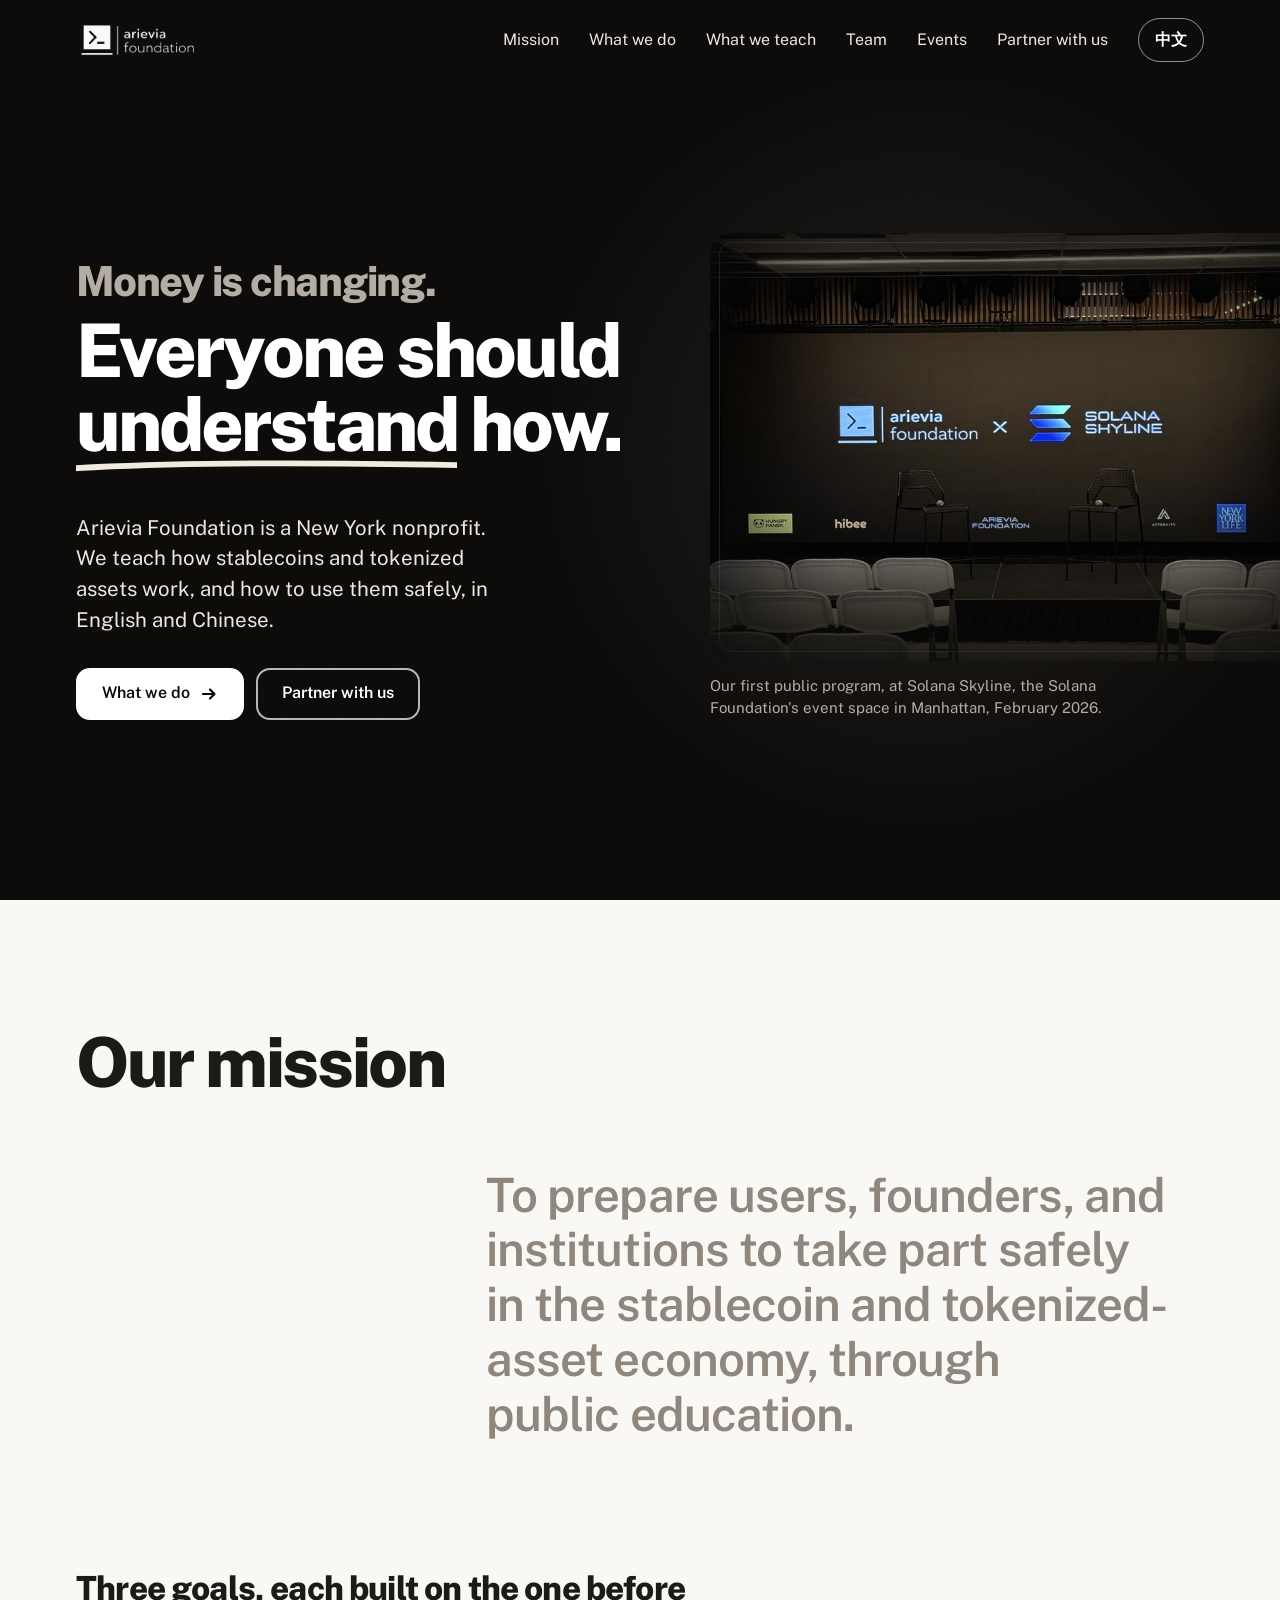
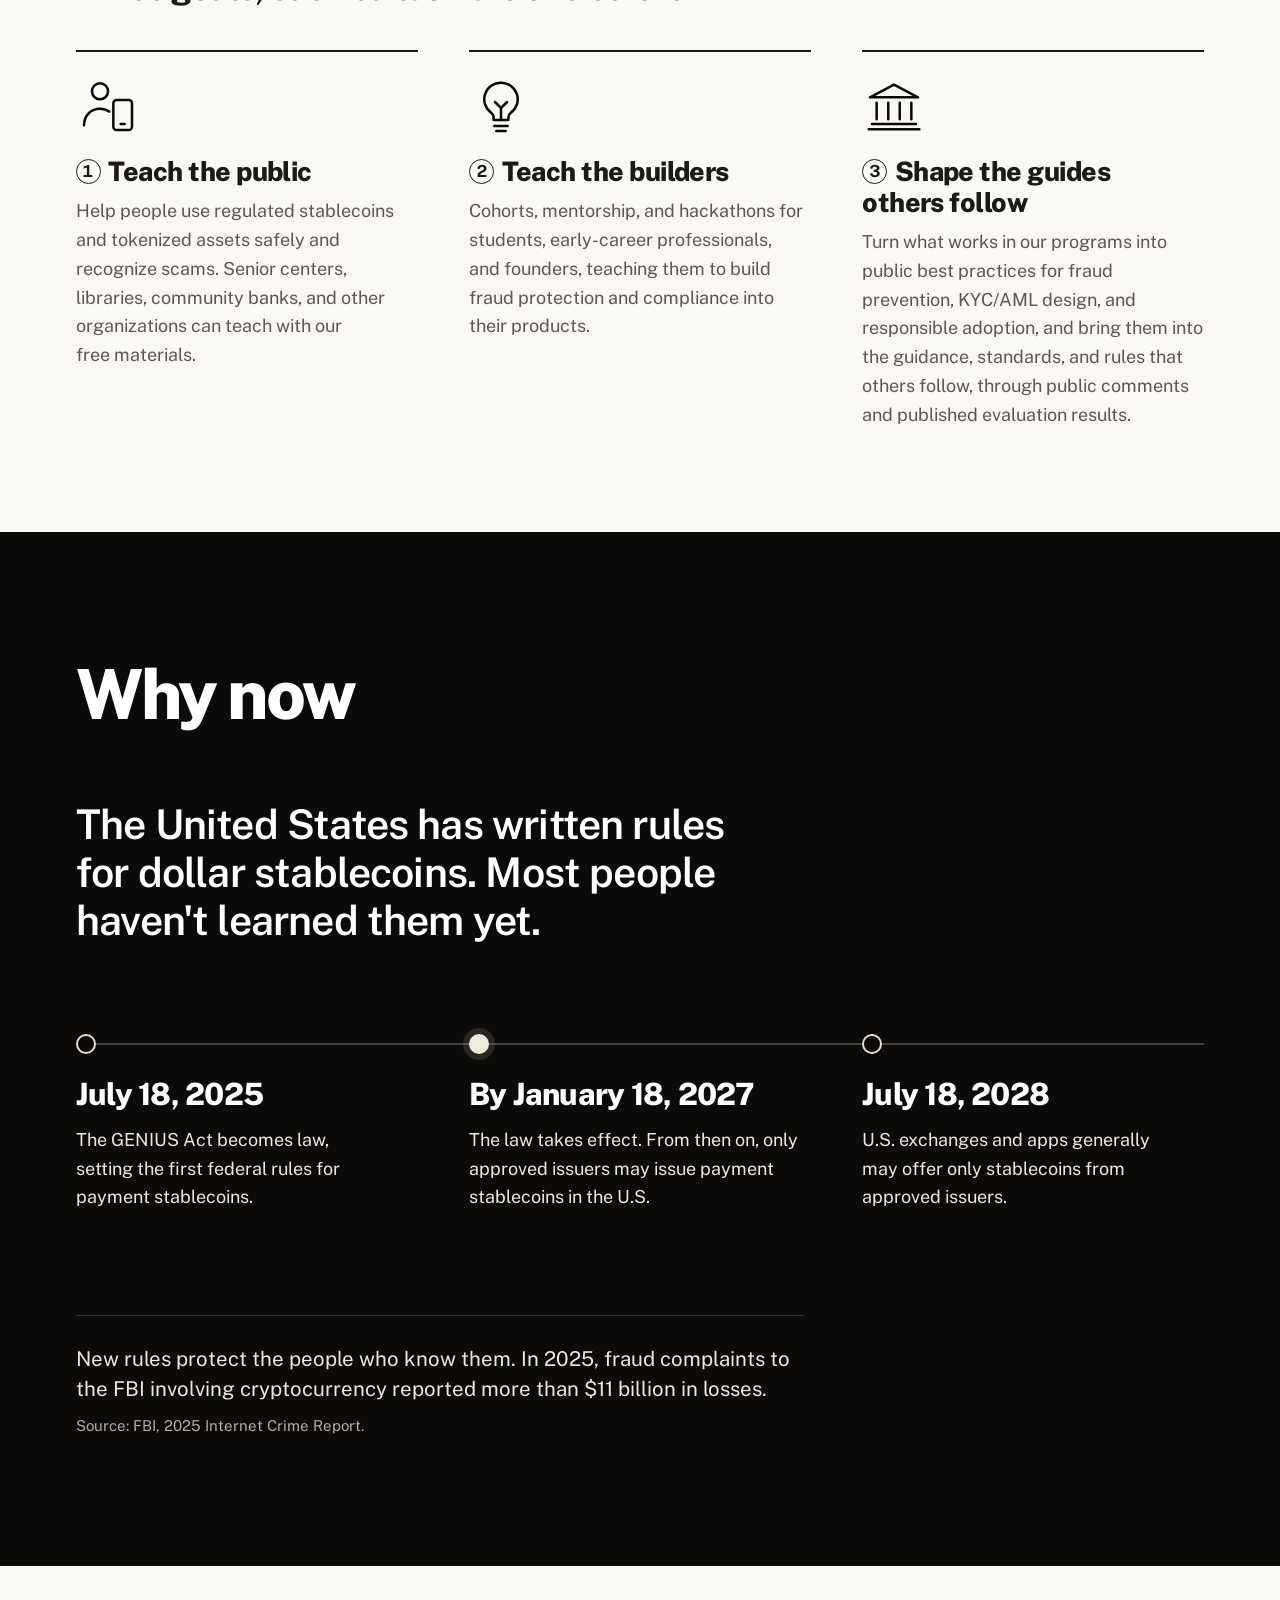
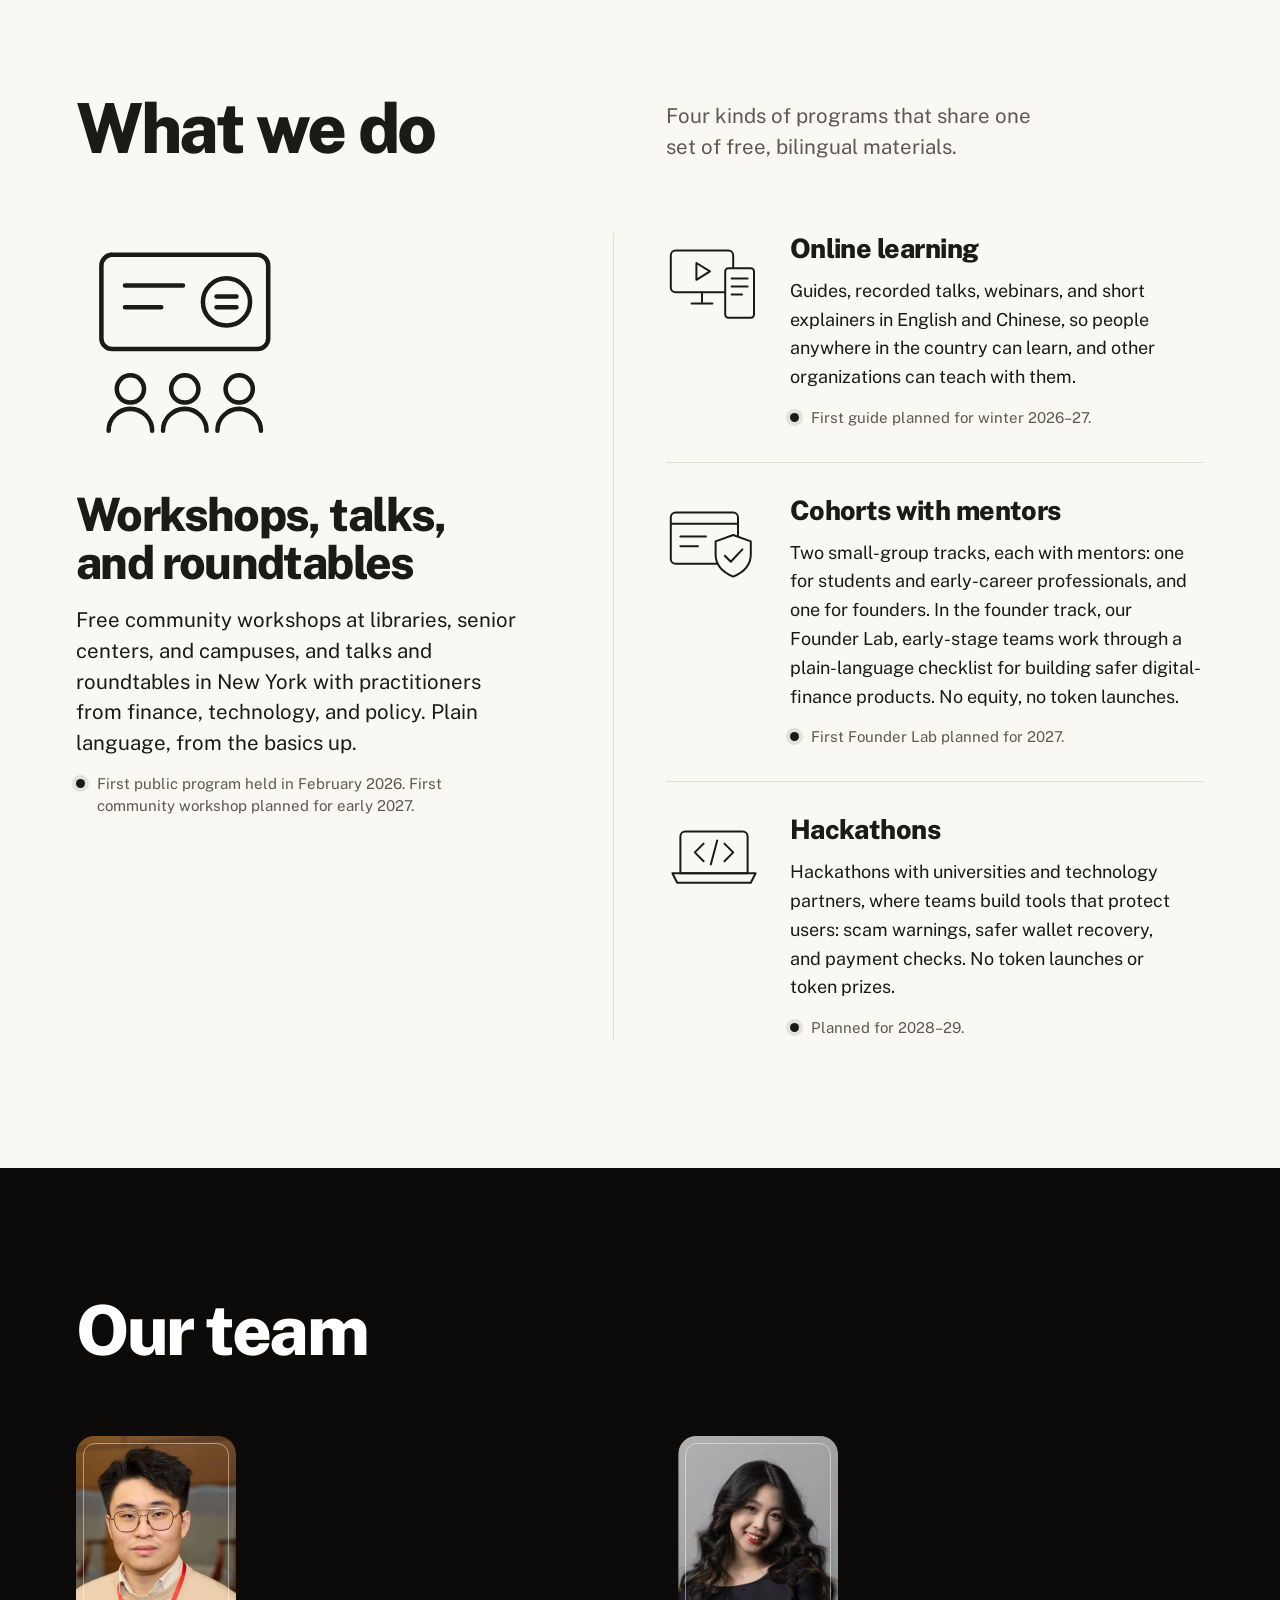
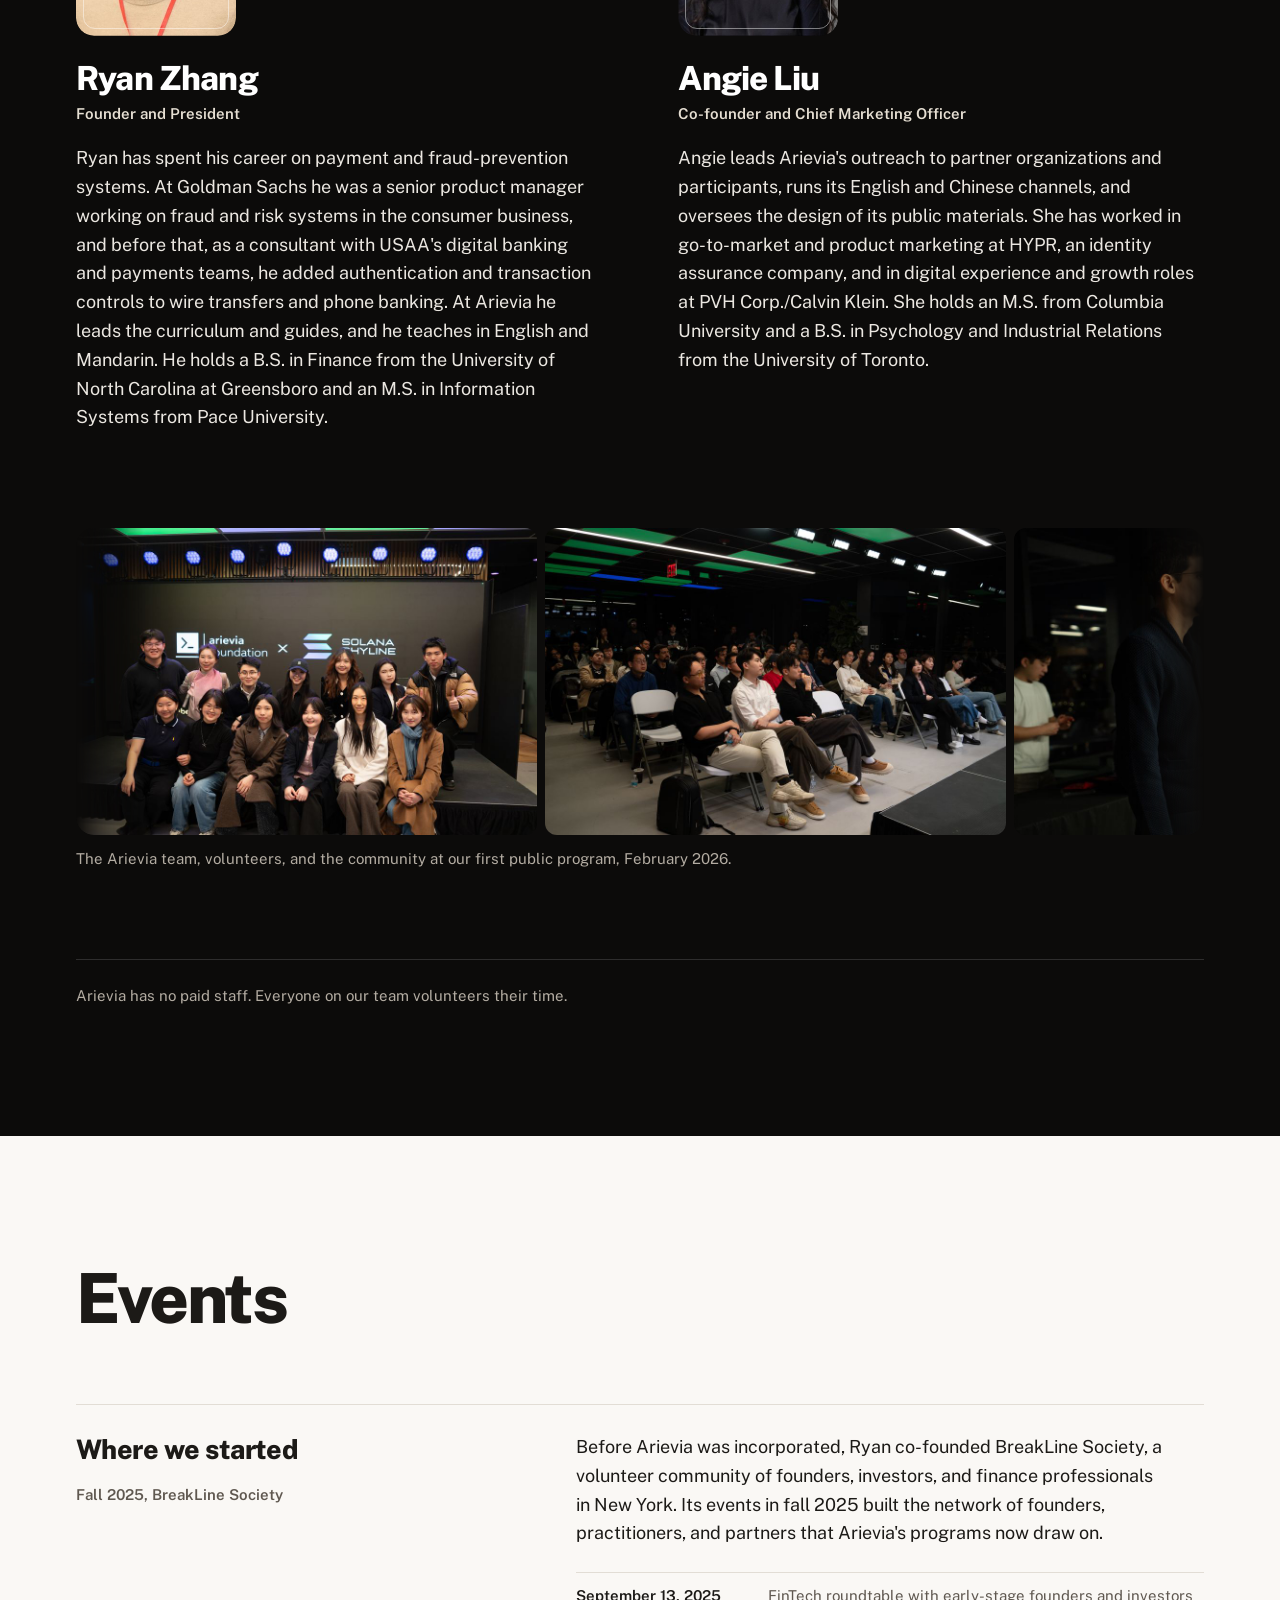
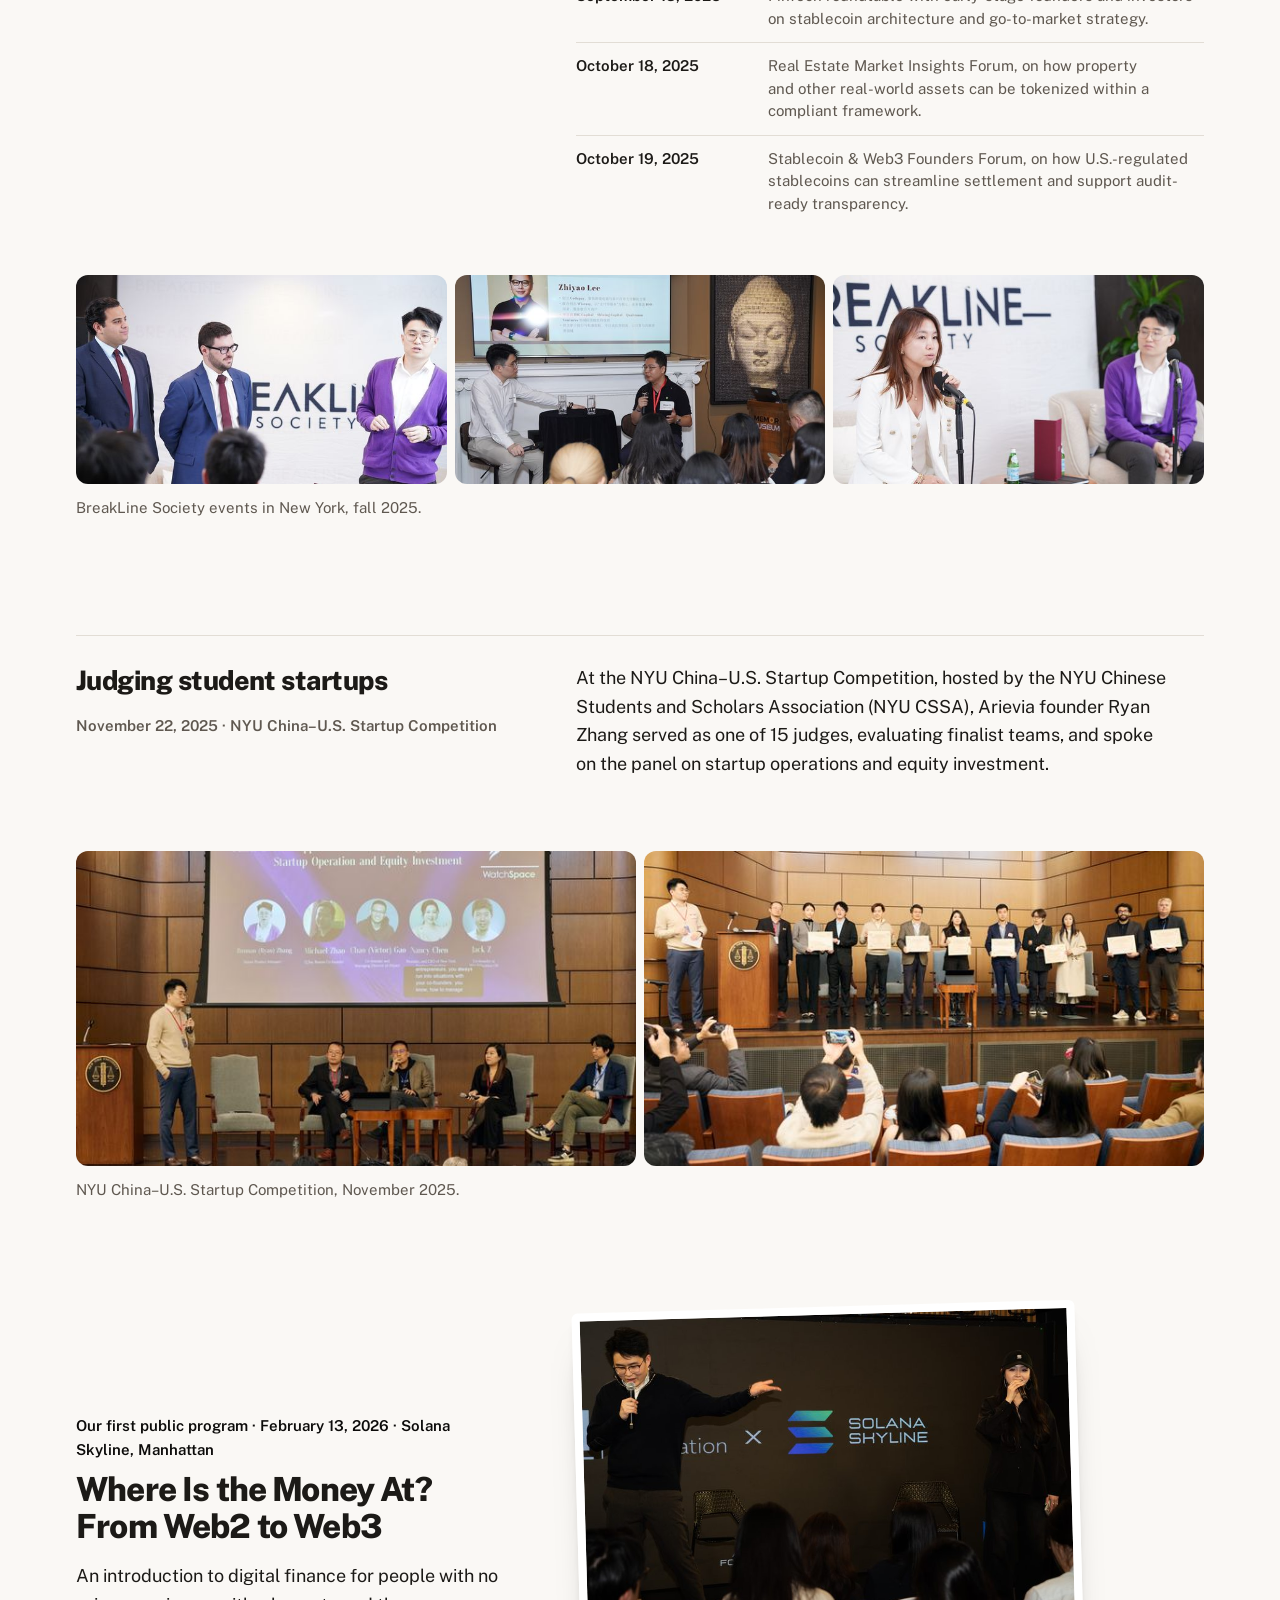
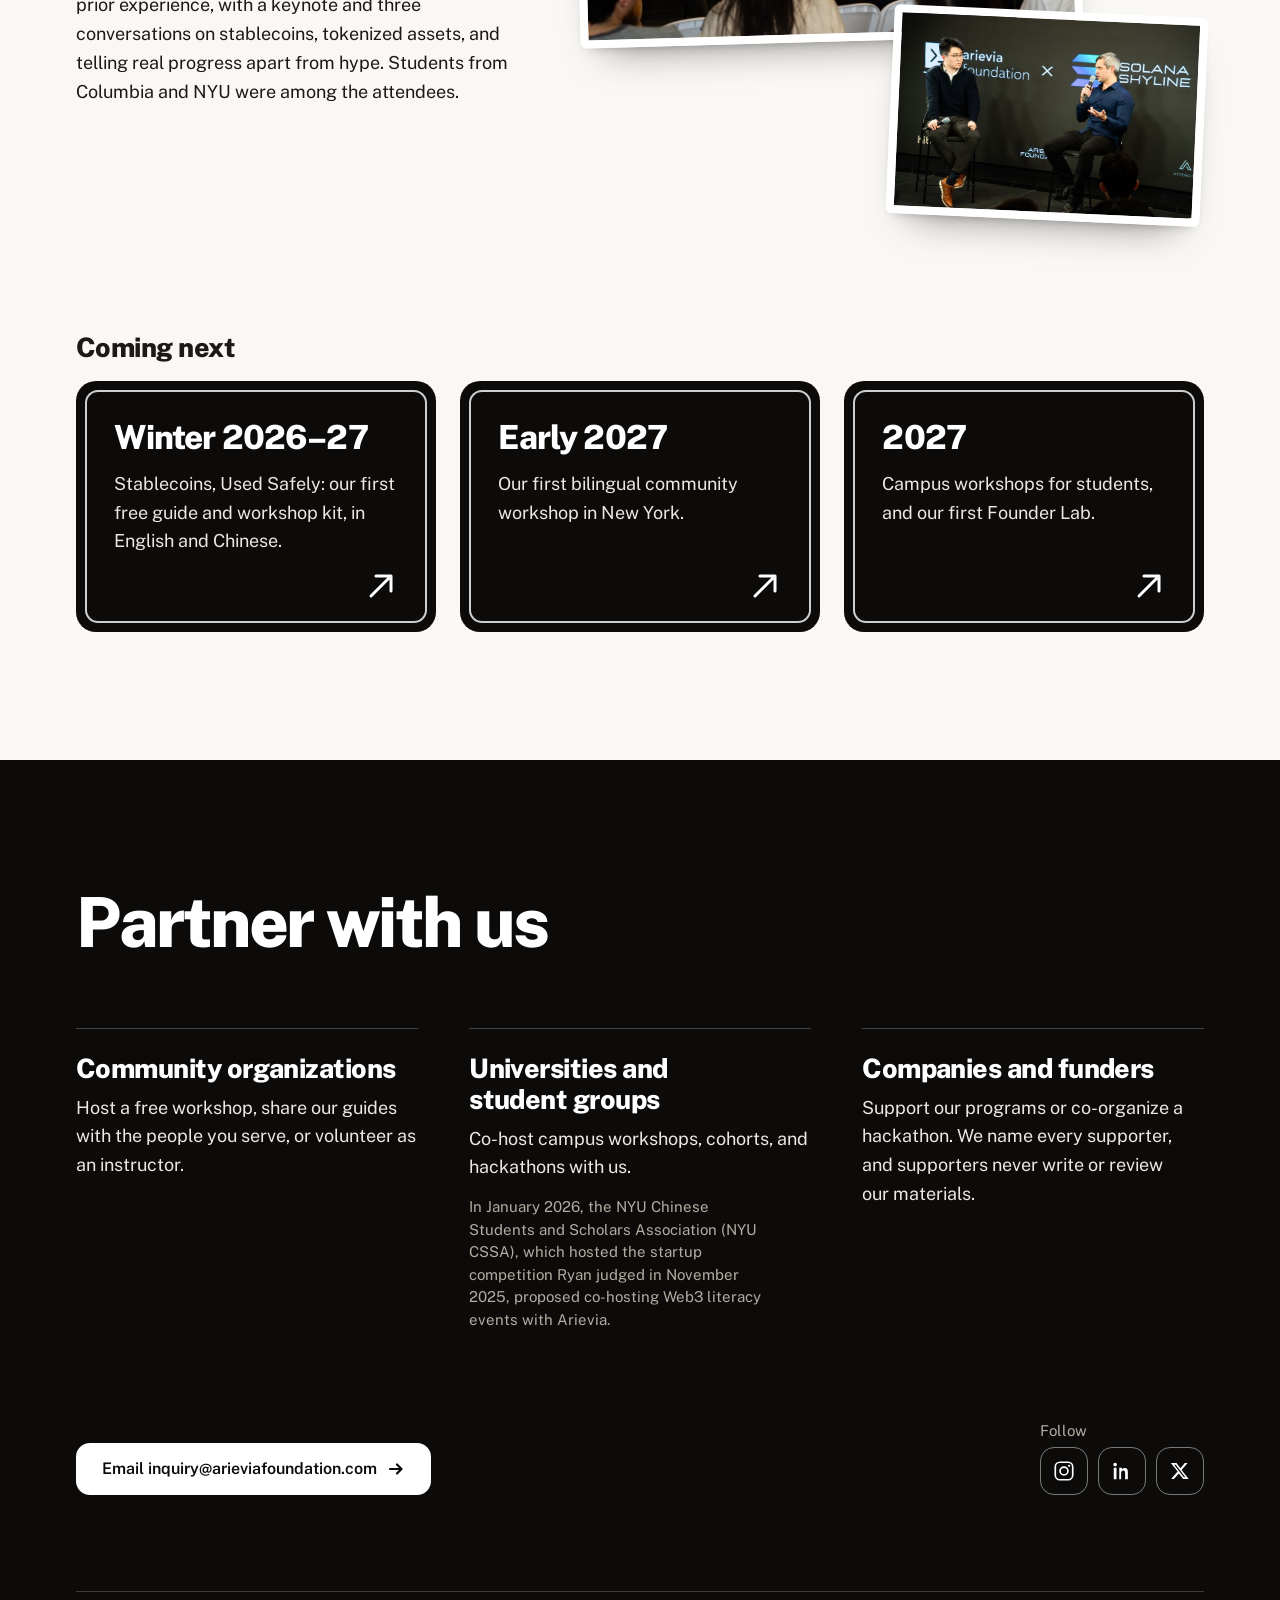
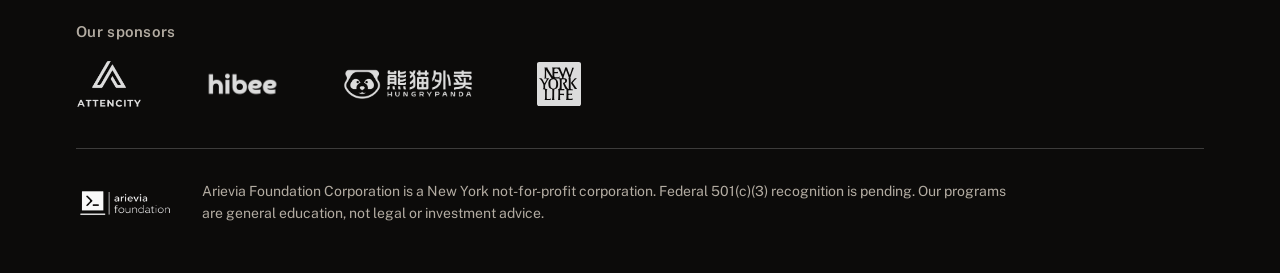
<file: index.html>
<!doctype html>
<html lang="en">
<head>
  <meta charset="utf-8">
  <meta name="viewport" content="width=device-width, initial-scale=1">
  <title>Arievia Foundation | Helping everyone understand digital money</title>
  <meta name="description" content="Arievia Foundation is a New York nonprofit that prepares users, founders, and institutions to take part safely in the stablecoin and tokenized-asset economy, through public education in English and Chinese.">
  <meta name="theme-color" content="#0c0b0a">
  <meta name="color-scheme" content="light">
  <link rel="canonical" href="https://arieviafoundation.com/">
  <link rel="alternate" hreflang="en" href="https://arieviafoundation.com/">
  <link rel="alternate" hreflang="zh-Hans" href="https://arieviafoundation.com/zh/">
  <link rel="alternate" hreflang="x-default" href="https://arieviafoundation.com/">
  <meta property="og:type" content="website">
  <meta property="og:site_name" content="Arievia Foundation">
  <meta property="og:title" content="Arievia Foundation | Helping everyone understand digital money">
  <meta property="og:description" content="A New York nonprofit teaching people, founders, and community organizations how stablecoins and tokenized assets work, and how to use them safely. In English and Chinese.">
  <meta property="og:url" content="https://arieviafoundation.com/">
  <meta property="og:image" content="https://arieviafoundation.com/assets/img/og.jpg">
  <meta name="twitter:card" content="summary_large_image">
  <link rel="icon" href="/assets/img/favicon-32.png" sizes="32x32">
  <link rel="icon" href="/assets/img/icon-192.png" sizes="192x192">
  <link rel="apple-touch-icon" href="/assets/img/apple-touch-icon.png">
  <link rel="manifest" href="/site.webmanifest">
  <script>document.documentElement.classList.add('js');setTimeout(function(){if(!window.__arv)document.documentElement.classList.remove('js')},2500);</script>
  <link rel="preconnect" href="https://fonts.googleapis.com">
  <link rel="preconnect" href="https://fonts.gstatic.com" crossorigin>
  <link href="https://fonts.googleapis.com/css2?family=Public+Sans:wght@300;400;600;800&display=swap" rel="stylesheet">
  <link rel="stylesheet" href="/assets/css/style.css?v=31">
  <script src="/assets/js/site.js?v=17" defer></script>
  <script type="application/ld+json">
  {
    "@context": "https://schema.org",
    "@type": "NGO",
    "name": "Arievia Foundation",
    "legalName": "Arievia Foundation Corporation",
    "description": "A New York nonprofit that prepares users, founders, and institutions to take part safely in the stablecoin and tokenized-asset economy, through public education.",
    "url": "https://arieviafoundation.com/",
    "logo": "https://arieviafoundation.com/assets/img/icon-512.png",
    "email": "inquiry@arieviafoundation.com",
    "areaServed": "New York",
    "sameAs": [
      "https://www.instagram.com/arieviafoundation/",
      "https://www.linkedin.com/company/arieviafoundation",
      "https://x.com/arieviafdn"
    ]
  }
  </script>
</head>
<body>
  <a class="skip" href="#main">Skip to content</a>

  <header class="site-header">
    <div class="wrap">
      <a class="brand" href="/" aria-label="Arievia Foundation home"><img src="/assets/img/logo-white.png" alt="Arievia Foundation" width="196" height="64"></a>
      <nav class="nav" aria-label="Main">
        <a href="#mission">Mission</a>
        <a href="#work">What we do</a>
        <a href="/teach/">What we teach</a>
        <a href="#team">Team</a>
        <a href="#events">Events</a>
        <a href="#partner">Partner with us</a>
        <a class="lang" href="/zh/" lang="zh-Hans" hreflang="zh-Hans">中文</a>
      </nav>
    </div>
  </header>

  <main id="main">
    <section class="hero" aria-labelledby="hero-title">
      <div class="wrap">
        <h1 id="hero-title"><span class="h1-lead">Money is changing.</span> Everyone should <span class="mark">understand<svg class="mark-line" viewBox="0 0 120 18" preserveAspectRatio="none" aria-hidden="true"><path pathLength="1" d="M3 12.5C28 6.5 62 4.8 117 8.6"/></svg></span> how.</h1>
        <div class="hero-copy">
          <p class="lede">Arievia Foundation is a New York nonprofit. We teach how stablecoins and tokenized assets work, and how to use them safely, in English and Chinese.</p>
          <div class="buttons">
            <a class="btn btn-solid" href="#work">What we do<svg class="arrow" width="18" height="18" viewBox="0 0 18 18" aria-hidden="true"><path d="M3 9h11M10 4.5 14.5 9 10 13.5"/></svg></a>
            <a class="btn" href="#partner">Partner with us</a>
          </div>
        </div>
        <figure class="hero-photo">
          <div class="frame">
            <img src="/assets/img/venue-graded-1600.jpg" srcset="/assets/img/venue-graded-800.jpg 800w, /assets/img/venue-graded-1600.jpg 1600w" sizes="(max-width: 860px) 92vw, 660px" alt="The empty stage with two stools at Solana Skyline in Manhattan, just before Arievia's first public program" width="1600" height="1067">
          </div>
          <figcaption>Our first public program, at Solana Skyline, the Solana Foundation's event space in Manhattan, February 2026.</figcaption>
        </figure>
      </div>
    </section>

    <section id="mission" class="mission" aria-labelledby="mission-title">
      <div class="wrap">
        <h2 id="mission-title" class="section-title">Our mission</h2>
        <p class="mission-statement" data-words>To prepare users, founders, and institutions to take part safely in the stablecoin and tokenized-asset economy, through public education.</p>

        <div class="serve">
          <h2 class="sub-title">Three goals, each built on the one before</h2>
          <ul class="serve-grid">
            <li data-reveal>
              <span class="pict" aria-hidden="true"><svg viewBox="0 0 48 48"><path pathLength="1" d="M18 19a6 6 0 1 0 0-12 6 6 0 0 0 0 12Z"/><path pathLength="1" d="M6 38.5c0-7.5 5.4-12.5 12-12.5 2.6 0 5 .8 6.9 2.2"/><path pathLength="1" class="fill" d="M30.5 19.5h9a2.5 2.5 0 0 1 2.5 2.5v17.5a2.5 2.5 0 0 1-2.5 2.5h-9a2.5 2.5 0 0 1-2.5-2.5V22a2.5 2.5 0 0 1 2.5-2.5Z"/><path pathLength="1" d="M33.5 37.5h3"/></svg></span>
              <h3><span class="goal-n">1</span>Teach the public</h3>
              <p>Help people use regulated stablecoins and tokenized assets safely and recognize scams. Senior centers, libraries, community banks, and other organizations can teach with our free materials.</p>
            </li>
            <li data-reveal>
              <span class="pict" aria-hidden="true"><svg viewBox="0 0 48 48"><path pathLength="1" d="M24 6.5a12.5 12.5 0 0 0-7.4 22.6c1.2.9 1.9 2.3 1.9 3.8v1.6h11v-1.6c0-1.5.7-2.9 1.9-3.8A12.5 12.5 0 0 0 24 6.5Z"/><path pathLength="1" d="M19 39h10m-8.5 3.8h7M24 34.5v-9l-4.5-4.5m4.5 4.5 4.5-4.5"/></svg></span>
              <h3><span class="goal-n">2</span>Teach the builders</h3>
              <p>Cohorts, mentorship, and hackathons for students, early-career professionals, and founders, teaching them to build fraud protection and compliance into their products.</p>
            </li>
            <li data-reveal>
              <span class="pict" aria-hidden="true"><svg viewBox="0 0 48 48"><path pathLength="1" d="M6 17.5 24 8l18 9.5H6Z"/><path pathLength="1" d="M11 21.5V34m8.7-12.5V34m8.6-12.5V34M37 21.5V34M7.5 37.5h33M5 41.5h38"/></svg></span>
              <h3><span class="goal-n">3</span>Shape the guides others follow</h3>
              <p>Turn what works in our programs into public best practices for fraud prevention, KYC/AML design, and responsible adoption, and bring them into the guidance, standards, and rules that others follow, through public comments and published evaluation results.</p>
            </li>
          </ul>
        </div>
      </div>
    </section>

    <section id="why" class="why band-dark" aria-labelledby="why-title">
      <div class="wrap">
        <h2 id="why-title" class="section-title">Why now</h2>
        <p class="why-lead" data-reveal>The United States has written rules for dollar stablecoins. Most people haven't learned them yet.</p>
        <ol class="timeline" data-reveal>
          <li><time datetime="2025-07-18">July 18, 2025</time><p>The GENIUS Act becomes law, setting the first federal rules for payment stablecoins.</p></li>
          <li><time datetime="2027-01-18">By January 18, 2027</time><p>The law takes effect. From then on, only approved issuers may issue payment stablecoins in the U.S.</p></li>
          <li><time datetime="2028-07-18">July 18, 2028</time><p>U.S. exchanges and apps generally may offer only stablecoins from approved issuers.</p></li>
        </ol>
        <p class="why-note" data-reveal>New rules protect the people who know them. In 2025, fraud complaints to the FBI involving cryptocurrency reported more than $11 billion in losses. <span class="src">Source: FBI, 2025 Internet Crime Report.</span></p>
      </div>
    </section>

    <section id="work" class="work" aria-labelledby="work-title">
      <div class="wrap">
        <div class="work-head">
          <h2 id="work-title" class="section-title">What we do</h2>
          <p class="work-intro">Four kinds of programs that share one set of free, bilingual materials.</p>
        </div>
        <ul class="work-grid">
          <li data-reveal>
            <svg class="illo" viewBox="0 0 120 120" aria-hidden="true"><path class="draw" pathLength="1" d="M20 12h80a6 6 0 0 1 6 6v40a6 6 0 0 1-6 6H20a6 6 0 0 1-6-6V18a6 6 0 0 1 6-6Z"/><path class="draw" pathLength="1" d="M27 29h32M27 41h20"/><circle class="draw" pathLength="1" cx="83" cy="38" r="13"/><path class="draw" pathLength="1" d="M77.5 35h11m-11 6h11"/><path class="draw" pathLength="1" d="M18 109a12 12 0 0 1 24 0m6 0a12 12 0 0 1 24 0m6 0a12 12 0 0 1 24 0"/><circle class="node" cx="30" cy="86" r="7.5" style="--d:0"/><circle class="node" cx="60" cy="86" r="7.5" style="--d:1"/><circle class="node" cx="90" cy="86" r="7.5" style="--d:2"/></svg>
            <h3>Workshops, talks, and roundtables</h3>
            <p>Free community workshops at libraries, senior centers, and campuses, and talks and roundtables in New York with practitioners from finance, technology, and policy. Plain language, from the basics up.</p>
            <p class="status"><span class="status-dot" aria-hidden="true"></span>First public program held in February 2026. First community workshop planned for early 2027.</p>
          </li>
          <li data-reveal>
            <svg class="illo" viewBox="0 0 120 120" aria-hidden="true"><path class="draw" pathLength="1" d="M12 22h66a6 6 0 0 1 6 6v40a6 6 0 0 1-6 6H12a6 6 0 0 1-6-6V28a6 6 0 0 1 6-6Z"/><path class="draw" pathLength="1" d="M45 74v12m-13 2h26"/><path class="draw" pathLength="1" d="M38 37.5 55 48 38 58.5Z"/><path class="draw solid" pathLength="1" d="M78 44h28a4 4 0 0 1 4 4v54a4 4 0 0 1-4 4H78a4 4 0 0 1-4-4V48a4 4 0 0 1 4-4Z"/><path class="draw" pathLength="1" d="M82 57h20M82 67h20M82 77h13"/></svg>
            <h3>Online learning</h3>
            <p>Guides, recorded talks, webinars, and short explainers in English and Chinese, so people anywhere in the country can learn, and other organizations can teach with them.</p>
            <p class="status"><span class="status-dot" aria-hidden="true"></span>First guide planned for winter 2026–27.</p>
          </li>
          <li data-reveal>
            <svg class="illo" viewBox="0 0 120 120" aria-hidden="true"><path class="draw" pathLength="1" d="M12 22h72a6 6 0 0 1 6 6v52a6 6 0 0 1-6 6H12a6 6 0 0 1-6-6V28a6 6 0 0 1 6-6Zm-6 14h84M18 52h32M18 64h22"/><path class="draw solid" pathLength="1" d="m84 50 22 8v16c0 14-10 23-22 28-12-5-22-14-22-28V58l22-8Z"/><path class="draw" pathLength="1" d="m73.5 76 7.5 7.5L95.5 68"/></svg>
            <h3>Cohorts with mentors</h3>
            <p>Two small-group tracks, each with mentors: one for students and early-career professionals, and one for founders. In the founder track, our Founder Lab, early-stage teams work through a plain-language checklist for building safer digital-finance products. No equity, no token launches.</p>
            <p class="status"><span class="status-dot" aria-hidden="true"></span>First Founder Lab planned for 2027.</p>
          </li>
          <li data-reveal>
            <svg class="illo" viewBox="0 0 120 120" aria-hidden="true"><path class="draw" pathLength="1" d="M24 22h72a6 6 0 0 1 6 6v46H18V28a6 6 0 0 1 6-6Z"/><path class="draw" pathLength="1" d="M8 74h104l-6 12H14L8 74Z"/><path class="draw" pathLength="1" d="m47 37-11 11 11 11m26-22 11 11-11 11M64 33l-8 30"/></svg>
            <h3>Hackathons</h3>
            <p>Hackathons with universities and technology partners, where teams build tools that protect users: scam warnings, safer wallet recovery, and payment checks. No token launches or token prizes.</p>
            <p class="status"><span class="status-dot" aria-hidden="true"></span>Planned for 2028–29.</p>
          </li>
        </ul>
      </div>
    </section>

    <section id="team" class="team band-dark" aria-labelledby="team-title">
      <div class="wrap">
        <h2 id="team-title" class="section-title">Our team</h2>
        <div class="people">
          <article class="person" data-reveal>
            <div class="portrait"><img src="/assets/img/team-ryan.jpg" alt="Ryan Zhang" width="400" height="400" loading="lazy"></div>
            <div>
              <h3>Ryan Zhang</h3>
              <p class="role">Founder and President</p>
              <p>Ryan has spent his career on payment and fraud-prevention systems. At Goldman Sachs he was a senior product manager working on fraud and risk systems in the consumer business, and before that, as a consultant with USAA's digital banking and payments teams, he added authentication and transaction controls to wire transfers and phone banking. At Arievia he leads the curriculum and guides, and he teaches in English and Mandarin. He holds a B.S. in Finance from the University of North Carolina at Greensboro and an M.S. in Information Systems from Pace University.</p>
            </div>
          </article>
          <article class="person" data-reveal>
            <div class="portrait"><img src="/assets/img/team-angie.jpg" alt="Angie Liu" width="400" height="400" loading="lazy"></div>
            <div>
              <h3>Angie Liu</h3>
              <p class="role">Co-founder and Chief Marketing Officer</p>
              <p>Angie leads Arievia's outreach to partner organizations and participants, runs its English and Chinese channels, and oversees the design of its public materials. She has worked in go-to-market and product marketing at HYPR, an identity assurance company, and in digital experience and growth roles at PVH Corp./Calvin Klein. She holds an M.S. from Columbia University and a B.S. in Psychology and Industrial Relations from the University of Toronto.</p>
            </div>
          </article>
        </div>
        <figure class="crowd" aria-label="Photos from our first public program">
          <div class="crowd-viewport" tabindex="0">
            <ul class="crowd-track">
              <li><img src="/assets/img/crowd-01.jpg" alt="The Arievia team and volunteers in front of the stage" width="960" height="640" loading="lazy"></li>
              <li><img src="/assets/img/crowd-02.jpg" alt="A full room of attendees during the program" width="960" height="640" loading="lazy"></li>
              <li><img src="/assets/img/crowd-10.jpg" alt="Two guests talking during the mingling hour" width="960" height="640" loading="lazy"></li>
              <li><img src="/assets/img/crowd-03.jpg" alt="Attendees laughing together during the mingling hour" width="960" height="640" loading="lazy"></li>
              <li><img src="/assets/img/crowd-04.jpg" alt="An attendee asking a question from the audience" width="960" height="640" loading="lazy"></li>
              <li><img src="/assets/img/crowd-05.jpg" alt="Attendees talking after the program" width="960" height="640" loading="lazy"></li>
              <li><img src="/assets/img/crowd-11.jpg" alt="A guest speaking with attendees after the program" width="960" height="640" loading="lazy"></li>
              <li><img src="/assets/img/crowd-06.jpg" alt="Attendees gathering near the stage after the program" width="960" height="640" loading="lazy"></li>
              <li><img src="/assets/img/crowd-07.jpg" alt="Students and young professionals in the audience" width="960" height="640" loading="lazy"></li>
              <li><img src="/assets/img/crowd-08.jpg" alt="Attendees comparing notes on their phones" width="960" height="640" loading="lazy"></li>
              <li><img src="/assets/img/crowd-12.jpg" alt="Attendees talking in small groups near the stage" width="960" height="640" loading="lazy"></li>
              <li><img src="/assets/img/crowd-09.jpg" alt="Two attendees talking in the seating area" width="960" height="640" loading="lazy"></li>
            </ul>
            <ul class="crowd-track" aria-hidden="true">
              <li><img src="/assets/img/crowd-01.jpg" alt="" width="960" height="640" loading="lazy"></li>
              <li><img src="/assets/img/crowd-02.jpg" alt="" width="960" height="640" loading="lazy"></li>
              <li><img src="/assets/img/crowd-10.jpg" alt="" width="960" height="640" loading="lazy"></li>
              <li><img src="/assets/img/crowd-03.jpg" alt="" width="960" height="640" loading="lazy"></li>
              <li><img src="/assets/img/crowd-04.jpg" alt="" width="960" height="640" loading="lazy"></li>
              <li><img src="/assets/img/crowd-05.jpg" alt="" width="960" height="640" loading="lazy"></li>
              <li><img src="/assets/img/crowd-11.jpg" alt="" width="960" height="640" loading="lazy"></li>
              <li><img src="/assets/img/crowd-06.jpg" alt="" width="960" height="640" loading="lazy"></li>
              <li><img src="/assets/img/crowd-07.jpg" alt="" width="960" height="640" loading="lazy"></li>
              <li><img src="/assets/img/crowd-08.jpg" alt="" width="960" height="640" loading="lazy"></li>
              <li><img src="/assets/img/crowd-12.jpg" alt="" width="960" height="640" loading="lazy"></li>
              <li><img src="/assets/img/crowd-09.jpg" alt="" width="960" height="640" loading="lazy"></li>
            </ul>
          </div>
          <figcaption>The Arievia team, volunteers, and the community at our first public program, February 2026.</figcaption>
        </figure>
        <p class="team-note">Arievia has no paid staff. Everyone on our team volunteers their time.</p>
      </div>
    </section>

    <section id="events" class="programs" aria-labelledby="events-title">
      <div class="wrap">
        <h2 id="events-title" class="section-title">Events</h2>

        <div class="roots" data-reveal>
          <div>
            <h3>Where we started</h3>
            <p class="meta">Fall 2025, BreakLine Society</p>
          </div>
          <div class="roots-copy">
            <p>Before Arievia was incorporated, Ryan co-founded BreakLine Society, a volunteer community of founders, investors, and finance professionals in New York. Its events in fall 2025 built the network of founders, practitioners, and partners that Arievia's programs now draw on.</p>
            <ul class="roots-events">
              <li><time datetime="2025-09-13">September 13, 2025</time><span>FinTech roundtable with early-stage founders and investors on stablecoin architecture and go-to-market strategy.</span></li>
              <li><time datetime="2025-10-18">October 18, 2025</time><span>Real Estate Market Insights Forum, on how property and other real-world assets can be tokenized within a compliant framework.</span></li>
              <li><time datetime="2025-10-19">October 19, 2025</time><span>Stablecoin &amp; Web3 Founders Forum, on how U.S.-regulated stablecoins can streamline settlement and support audit-ready transparency.</span></li>
            </ul>
          </div>
          <figure class="roots-photos">
            <ul>
              <li><img src="/assets/img/breakline-01-600.jpg?v=4" srcset="/assets/img/breakline-01-600.jpg?v=4 600w, /assets/img/breakline-01-1200.jpg?v=4 1200w" sizes="(max-width: 860px) 92vw, 400px" alt="Ryan Zhang with two guest speakers at the BreakLine Society Stablecoin and Web3 Founders Forum, October 2025" width="600" height="337" loading="lazy"></li>
              <li><img src="/assets/img/breakline-02-600.jpg?v=4" srcset="/assets/img/breakline-02-600.jpg?v=4 600w, /assets/img/breakline-02-1200.jpg?v=4 1200w" sizes="(max-width: 860px) 92vw, 400px" alt="Ryan Zhang moderating the BreakLine Society fintech roundtable, September 2025" width="600" height="337" loading="lazy"></li>
              <li><img src="/assets/img/breakline-03-600.jpg?v=4" srcset="/assets/img/breakline-03-600.jpg?v=4 600w, /assets/img/breakline-03-1200.jpg?v=4 1200w" sizes="(max-width: 860px) 92vw, 400px" alt="A speaker and Ryan Zhang in conversation at the BreakLine Society Stablecoin and Web3 Founders Forum, October 2025" width="600" height="337" loading="lazy"></li>
            </ul>
            <figcaption>BreakLine Society events in New York, fall 2025.</figcaption>
          </figure>
        </div>

        <div class="roots" data-reveal>
          <div>
            <h3>Judging student startups</h3>
            <p class="meta">November 22, 2025 · NYU China–U.S. Startup Competition</p>
          </div>
          <div class="roots-copy">
            <p>At the NYU China–U.S. Startup Competition, hosted by the NYU Chinese Students and Scholars Association (NYU CSSA), Arievia founder Ryan Zhang served as one of 15 judges, evaluating finalist teams, and spoke on the panel on startup operations and equity investment.</p>
          </div>
          <figure class="roots-photos two">
            <ul>
              <li><img src="/assets/img/nyu-01-600.jpg" srcset="/assets/img/nyu-01-600.jpg 600w, /assets/img/nyu-01-1200.jpg 1200w" sizes="(max-width: 860px) 92vw, 600px" alt="Ryan Zhang speaking during the panel on startup operations and equity investment" width="600" height="338" loading="lazy"></li>
              <li><img src="/assets/img/nyu-02-600.jpg" srcset="/assets/img/nyu-02-600.jpg 600w, /assets/img/nyu-02-1200.jpg 1200w" sizes="(max-width: 860px) 92vw, 600px" alt="Finalist teams and judges on stage at the award ceremony" width="600" height="338" loading="lazy"></li>
            </ul>
            <figcaption>NYU China–U.S. Startup Competition, November 2025.</figcaption>
          </figure>
        </div>

        <div class="past">
          <div class="past-copy" data-reveal>
            <p class="meta">Our first public program · <time datetime="2026-02-13">February 13, 2026</time> · Solana Skyline, Manhattan</p>
            <h3 class="event-name">Where Is the Money At? From Web2 to Web3</h3>
            <p>An introduction to digital finance for people with no prior experience, with a keynote and three conversations on stablecoins, tokenized assets, and telling real progress apart from hype. Students from Columbia and NYU were among the attendees.</p>
          </div>
          <figure class="gallery">
            <img class="print print-a" data-reveal src="/assets/img/program-hosts-800.jpg" srcset="/assets/img/program-hosts-800.jpg 800w, /assets/img/program-hosts-1600.jpg 1600w" sizes="(max-width: 860px) 80vw, 520px" alt="Ryan Zhang and Angie Liu on stage at the February 13, 2026 program" width="800" height="533" loading="lazy">
            <img class="print print-b" data-reveal src="/assets/img/program-guest-800.jpg" srcset="/assets/img/program-guest-800.jpg 800w, /assets/img/program-guest-1600.jpg 1600w" sizes="(max-width: 860px) 56vw, 340px" alt="Ryan Zhang in conversation with a guest speaker at the February 13, 2026 program" width="800" height="533" loading="lazy">
          </figure>
        </div>

        <h3 class="next-title">Coming next</h3>
        <ul class="upcoming">
          <li class="sign" data-reveal><span class="when">Winter 2026–27</span><p>Stablecoins, Used Safely: our first free guide and workshop kit, in English and Chinese.</p><svg class="sign-arrow" width="44" height="44" viewBox="0 0 44 44" aria-hidden="true"><path d="M12 32 32 12M17 12h15v15"/></svg></li>
          <li class="sign" data-reveal><span class="when">Early 2027</span><p>Our first bilingual community workshop in New York.</p><svg class="sign-arrow" width="44" height="44" viewBox="0 0 44 44" aria-hidden="true"><path d="M12 32 32 12M17 12h15v15"/></svg></li>
          <li class="sign" data-reveal><span class="when">2027</span><p>Campus workshops for students, and our first Founder Lab.</p><svg class="sign-arrow" width="44" height="44" viewBox="0 0 44 44" aria-hidden="true"><path d="M12 32 32 12M17 12h15v15"/></svg></li>
        </ul>
      </div>
    </section>
  </main>

  <footer id="partner" class="partner band-green" aria-labelledby="partner-title">
    <div class="wrap">
      <h2 id="partner-title" class="section-title">Partner with us</h2>
      <ul class="tracks">
        <li data-reveal>
          <h3>Community organizations</h3>
          <p>Host a free workshop, share our guides with the people you serve, or volunteer as an instructor.</p>
        </li>
        <li data-reveal>
          <h3>Universities and student groups</h3>
          <p>Co-host campus workshops, cohorts, and hackathons with us.</p>
          <p class="track-note">In January 2026, the NYU Chinese Students and Scholars Association (NYU CSSA), which hosted the startup competition Ryan judged in November 2025, proposed co-hosting Web3 literacy events with Arievia.</p>
        </li>
        <li data-reveal>
          <h3>Companies and funders</h3>
          <p>Support our programs or co-organize a hackathon. We name every supporter, and supporters never write or review our materials.</p>
        </li>
      </ul>

      <div class="cols">
        <div>
          <a class="btn btn-solid" href="mailto:inquiry@arieviafoundation.com">Email inquiry@arieviafoundation.com<svg class="arrow" width="18" height="18" viewBox="0 0 18 18" aria-hidden="true"><path d="M3 9h11M10 4.5 14.5 9 10 13.5"/></svg></a>
        </div>
        <dl class="contact">
          <dt>Follow</dt>
          <dd class="social">
            <a href="https://www.instagram.com/arieviafoundation/" aria-label="Instagram"><svg width="22" height="22" viewBox="0 0 24 24" aria-hidden="true"><rect x="2.5" y="2.5" width="19" height="19" rx="5" fill="none" stroke="currentColor" stroke-width="1.8"/><circle cx="12" cy="12" r="4.3" fill="none" stroke="currentColor" stroke-width="1.8"/><circle cx="17.6" cy="6.4" r="1.2" fill="currentColor"/></svg></a>
            <a href="https://www.linkedin.com/company/arieviafoundation" aria-label="LinkedIn"><svg width="22" height="22" viewBox="0 0 24 24" aria-hidden="true"><path fill="currentColor" d="M4.5 3a2 2 0 1 1 0 4 2 2 0 0 1 0-4zM3 8.5h3V21H3zM9 8.5h2.9v1.7h.04c.4-.76 1.38-1.56 2.85-1.56 3.05 0 3.61 2 3.61 4.6V21h-3v-6.1c0-1.46-.03-3.33-2.03-3.33-2.03 0-2.34 1.59-2.34 3.23V21H9z"/></svg></a>
            <a href="https://x.com/arieviafdn" aria-label="X"><svg width="20" height="20" viewBox="0 0 24 24" aria-hidden="true"><path fill="currentColor" d="M17.8 2.5h3.3l-7.2 8.2 8.5 10.8h-6.6l-5.2-6.6-5.9 6.6H1.4l7.7-8.8L1 2.5h6.8l4.7 6.1zm-1.2 17h1.8L6.9 4.4H5z"/></svg></a>
          </dd>
        </dl>
      </div>

      <div class="sponsors">
        <h2 class="sponsors-title">Our sponsors</h2>
        <ul class="sponsor-list">
          <li><img class="sp-attencity" src="/assets/img/sponsors/attencity.png" alt="Attencity" width="232" height="170" loading="lazy"></li>
          <li><img class="sp-hibee" src="/assets/img/sponsors/hibee.png" alt="Hibee International Consulting" width="170" height="60" loading="lazy"></li>
          <li><img class="sp-hungrypanda" src="/assets/img/sponsors/hungrypanda.png" alt="HungryPanda" width="384" height="89" loading="lazy"></li>
          <li><img class="sp-nyl" src="/assets/img/sponsors/new-york-life.svg" alt="New York Life" width="48" height="48" loading="lazy"></li>
        </ul>
      </div>

      <div class="legal">
        <img src="/assets/img/logo-white.png" alt="" width="104" height="34">
        <p>Arievia Foundation Corporation is a New York not-for-profit corporation. Federal 501(c)(3) recognition is pending. Our programs are general education, not legal or investment advice.</p>
      </div>
    </div>
  </footer>
</body>
</html>
</file>
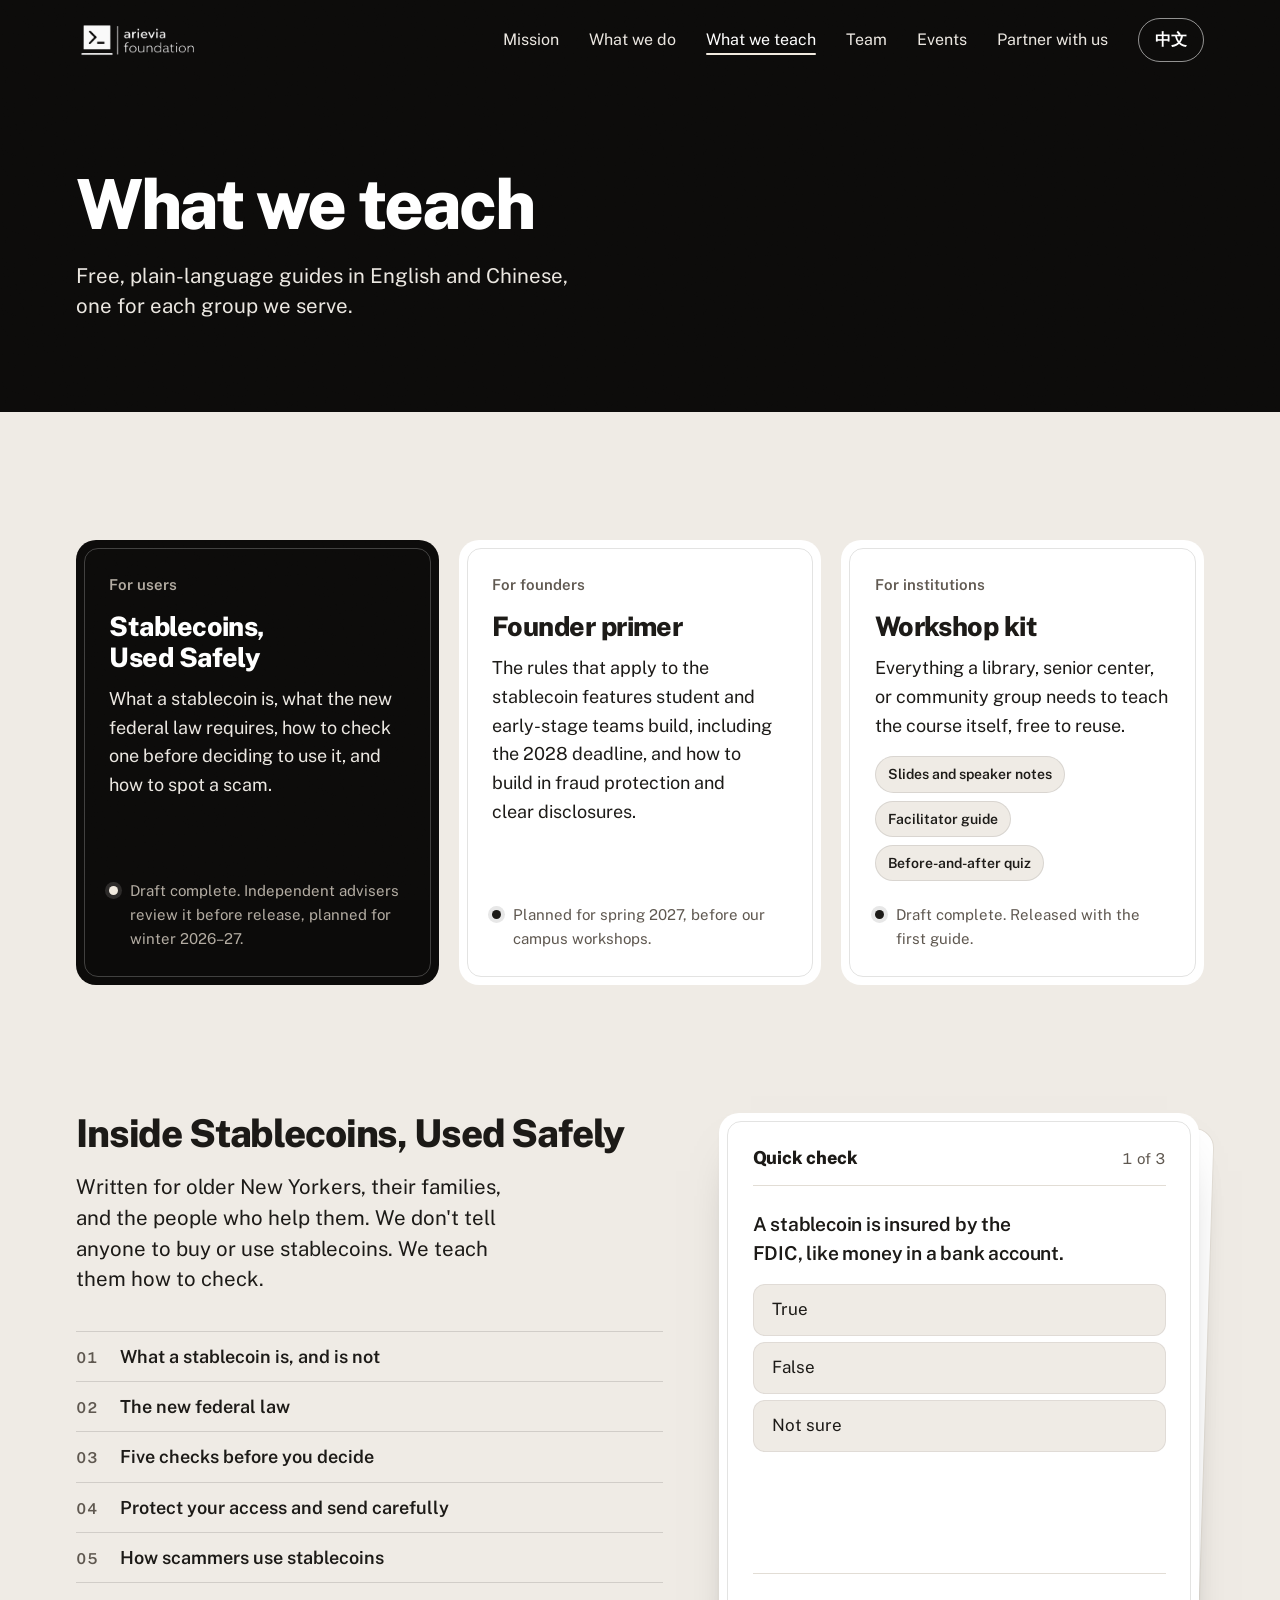
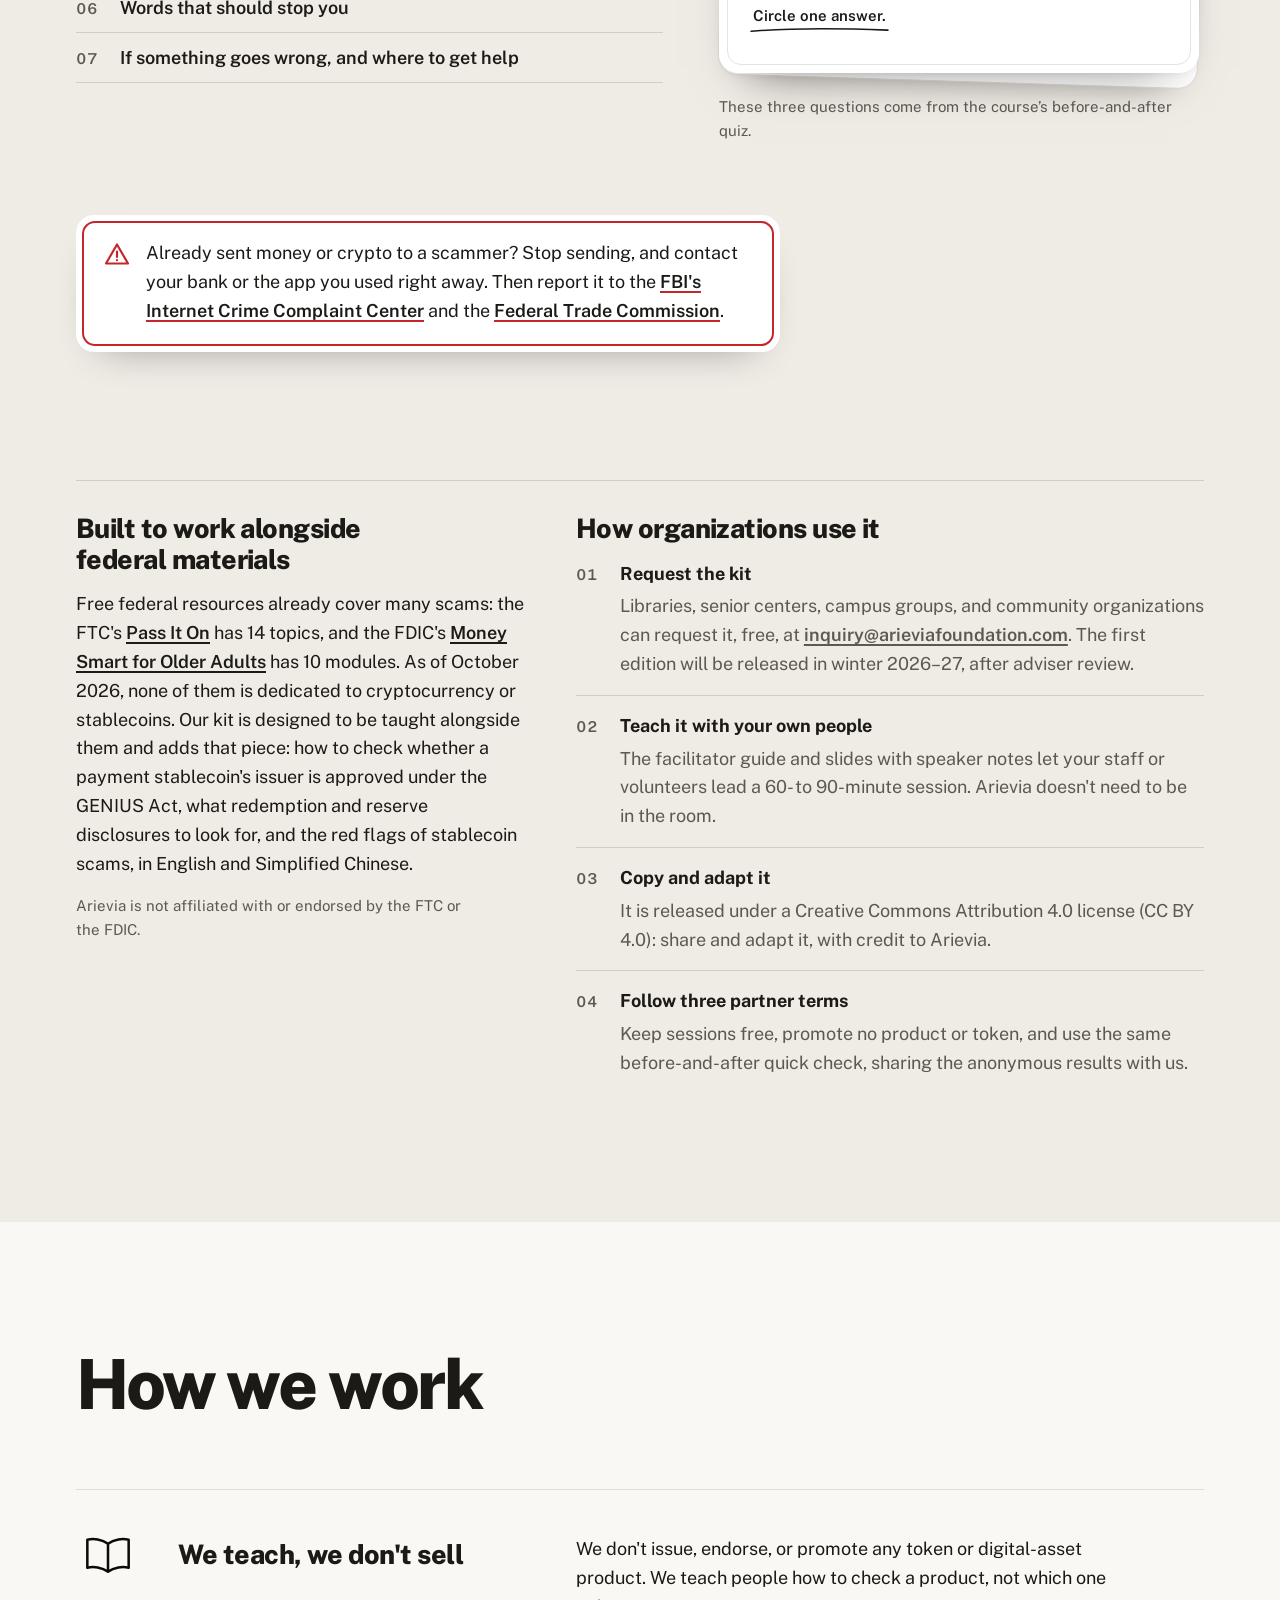
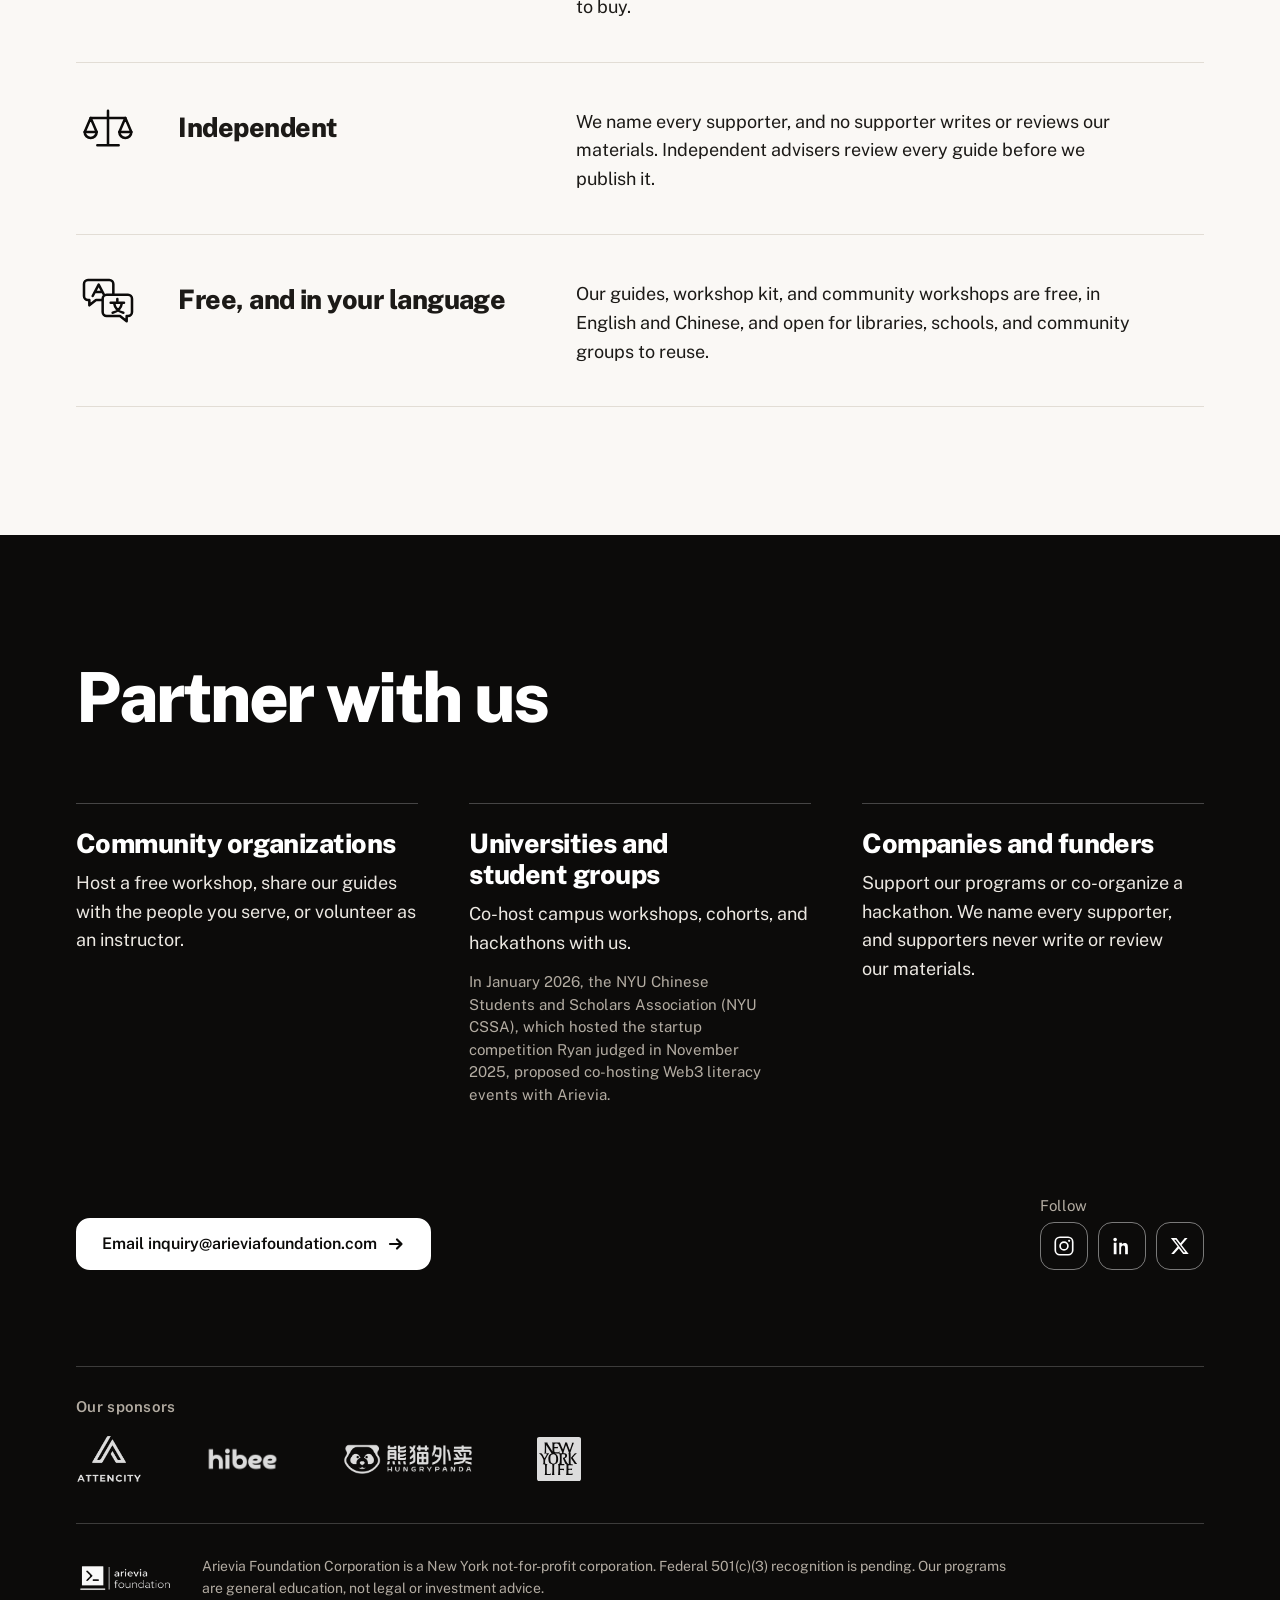
<file: teach/index.html>
<!doctype html>
<html lang="en">
<head>
  <meta charset="utf-8">
  <meta name="viewport" content="width=device-width, initial-scale=1">
  <title>What we teach | Arievia Foundation</title>
  <meta name="description" content="Arievia Foundation's free, bilingual guides and workshop kit on using stablecoins safely: what they cover, a sample quick check, how they fit with federal materials, and how organizations can use them.">
  <meta name="theme-color" content="#0c0b0a">
  <meta name="color-scheme" content="light">
  <link rel="canonical" href="https://arieviafoundation.com/teach/">
  <link rel="alternate" hreflang="en" href="https://arieviafoundation.com/teach/">
  <link rel="alternate" hreflang="zh-Hans" href="https://arieviafoundation.com/zh/teach/">
  <link rel="alternate" hreflang="x-default" href="https://arieviafoundation.com/teach/">
  <meta property="og:type" content="website">
  <meta property="og:site_name" content="Arievia Foundation">
  <meta property="og:title" content="What we teach | Arievia Foundation">
  <meta property="og:description" content="Arievia Foundation's free, bilingual guides and workshop kit on using stablecoins safely: what they cover, a sample quick check, how they fit with federal materials, and how organizations can use them.">
  <meta property="og:url" content="https://arieviafoundation.com/teach/">
  <meta property="og:image" content="https://arieviafoundation.com/assets/img/og.jpg">
  <meta name="twitter:card" content="summary_large_image">
  <link rel="icon" href="/assets/img/favicon-32.png" sizes="32x32">
  <link rel="icon" href="/assets/img/icon-192.png" sizes="192x192">
  <link rel="apple-touch-icon" href="/assets/img/apple-touch-icon.png">
  <link rel="manifest" href="/site.webmanifest">
  <script>document.documentElement.classList.add('js');setTimeout(function(){if(!window.__arv)document.documentElement.classList.remove('js')},2500);</script>
  <link rel="preconnect" href="https://fonts.googleapis.com">
  <link rel="preconnect" href="https://fonts.gstatic.com" crossorigin>
  <link href="https://fonts.googleapis.com/css2?family=Public+Sans:wght@300;400;600;800&display=swap" rel="stylesheet">
  <link rel="stylesheet" href="/assets/css/style.css?v=31">
  <script src="/assets/js/site.js?v=17" defer></script>
</head>
<body>
  <a class="skip" href="#main">Skip to content</a>

  <header class="site-header">
    <div class="wrap">
      <a class="brand" href="/" aria-label="Arievia Foundation home"><img src="/assets/img/logo-white.png" alt="Arievia Foundation" width="196" height="64"></a>
      <nav class="nav" aria-label="Main">
        <a href="/#mission">Mission</a>
        <a href="/#work">What we do</a>
        <a href="/teach/" aria-current="page">What we teach</a>
        <a href="/#team">Team</a>
        <a href="/#events">Events</a>
        <a href="#partner">Partner with us</a>
        <a class="lang" href="/zh/teach/" lang="zh-Hans" hreflang="zh-Hans">中文</a>
      </nav>
    </div>
  </header>

  <main id="main">
    <section class="page-head" aria-labelledby="page-title">
      <div class="wrap">
        <h1 id="page-title">What we teach</h1>
        <p class="lede">Free, plain-language guides in English and Chinese, one for each group we serve.</p>
      </div>
    </section>

    <section id="course" class="spot spot-page" aria-label="Guides and workshop kit">
      <div class="wrap">
        <ol class="paths">
            <li class="path path-main" data-reveal>
              <p class="path-for">For users</p>
              <h3>Stablecoins, Used Safely</h3>
              <p>What a stablecoin is, what the new federal law requires, how to check one before deciding to use it, and how to spot a scam.</p>
              <p class="status"><span class="status-dot" aria-hidden="true"></span>Draft complete. Independent advisers review it before release, planned for winter 2026–27.</p>
            </li>
            <li class="path" data-reveal>
              <p class="path-for">For founders</p>
              <h3>Founder primer</h3>
              <p>The rules that apply to the stablecoin features student and early-stage teams build, including the 2028 deadline, and how to build in fraud protection and clear disclosures.</p>
              <p class="status"><span class="status-dot" aria-hidden="true"></span>Planned for spring 2027, before our campus workshops.</p>
            </li>
            <li class="path" data-reveal>
              <p class="path-for">For institutions</p>
              <h3>Workshop kit</h3>
              <p>Everything a library, senior center, or community group needs to teach the course itself, free to reuse.</p>
              <ul class="kit" aria-label="What the workshop kit includes"><li>Slides and speaker notes</li><li>Facilitator guide</li><li>Before-and-after quiz</li></ul>
              <p class="status"><span class="status-dot" aria-hidden="true"></span>Draft complete. Released with the first guide.</p>
            </li>
        </ol>
        <div class="spot-grid">
          <div class="spot-copy">
            <h3 class="course-name">Inside Stablecoins, Used Safely</h3>
            <p class="spot-intro">Written for older New Yorkers, their families, and the people who help them. We don't tell anyone to buy or use stablecoins. We teach them how to check.</p>
            <ol class="chapters">
              <li>What a stablecoin is, and is not</li>
              <li>The new federal law</li>
              <li>Five checks before you decide</li>
              <li>Protect your access and send carefully</li>
              <li>How scammers use stablecoins</li>
              <li>Words that should stop you</li>
              <li>If something goes wrong, and where to get help</li>
            </ol>
          </div>
          <figure class="check" data-count="{n} of {t}" data-next="Next question" data-finish="Finish" data-again="Start over" data-hint="Circle one answer." data-right="Right." data-wrong="Not quite." data-unsure="Good call not to guess." data-answer="The answer is “{a}.”" data-done="That’s all three.">
            <div class="stack">
              <div class="sheet">
                <div class="sheet-head"><h4 class="sheet-title">Quick check</h4></div>
                <div class="sheet-body">
                  <ol class="qs">
                    <li class="q">
                      <p class="q-text">A stablecoin is insured by the FDIC, like money in a bank account.</p>
                      <ul class="opts">
                        <li><span class="opt"><span class="lbl">True</span></span></li>
                        <li><span class="opt is-key"><span class="lbl">False<svg class="circ" viewBox="0 0 100 40" preserveAspectRatio="none" aria-hidden="true"><path pathLength="1" d="M7.9 4.4C8.6 4.3 10.6 3.9 12.1 3.7C13.7 3.6 15.2 3.4 17.3 3.3C19.4 3.2 18.2 3.1 24.7 3C31.1 3 47.6 3 56.1 3C64.5 3 70.9 3.1 75.2 3.2C79.6 3.3 80.1 3.5 81.9 3.6C83.8 3.8 85 4 86.3 4.2C87.6 4.5 88.7 4.7 89.7 5C90.7 5.3 91.5 5.6 92.3 6C93.1 6.4 93.8 6.9 94.3 7.4C94.9 8 95.4 8.5 95.8 9.5C96.2 10.5 96.5 10.4 96.7 13.4C96.8 16.4 96.9 24.7 96.7 27.5C96.6 30.3 96.4 29.7 96 30.5C95.6 31.3 95.1 31.8 94.5 32.3C93.8 32.9 93.1 33.2 92.2 33.6C91.3 33.9 90.2 34.2 89.1 34.5C87.9 34.7 86.6 34.9 85.1 35.1C83.5 35.2 82.1 35.4 79.8 35.5C77.5 35.6 79.3 35.7 71.4 35.7C63.6 35.8 41.1 35.8 32.9 35.8C24.6 35.9 24.7 35.8 21.8 35.8C18.9 35.7 17.3 35.6 15.5 35.4C13.7 35.3 12.3 35.1 11 34.8C9.7 34.5 8.7 34.2 7.8 33.8C7 33.5 6.3 33 5.7 32.5C5.1 31.9 4.7 31.4 4.4 30.6C4.1 29.9 3.9 30.2 3.8 27.9C3.7 25.7 3.7 20.1 3.8 17.1C3.8 14 4 11.3 4.2 9.6C4.3 8 4.6 7.8 4.9 7.1C5.3 6.3 5.7 5.8 6.2 5.2C6.7 4.7 7.3 4.2 8.1 3.8C8.9 3.4 9.8 3 11 2.7C12.2 2.4 13.4 2.1 15.1 1.9C16.9 1.7 20.3 1.5 21.3 1.5"/></svg></span><span class="sr key-sr"> (the answer)</span></span></li>
                        <li><span class="opt unsure"><span class="lbl">Not sure</span></span></li>
                      </ul>
                      <p class="reason">No stablecoin is FDIC-insured. “Stable” is a name, not a promise.</p>
                    </li>
                    <li class="q">
                      <p class="q-text">Under the new federal law, the company that issues a stablecoin may pay you interest just because you hold its coins.</p>
                      <ul class="opts">
                        <li><span class="opt"><span class="lbl">True</span></span></li>
                        <li><span class="opt is-key"><span class="lbl">False<svg class="circ" viewBox="0 0 100 40" preserveAspectRatio="none" aria-hidden="true"><path pathLength="1" d="M7.9 4.4C8.6 4.3 10.6 3.9 12.1 3.7C13.7 3.6 15.2 3.4 17.3 3.3C19.4 3.2 18.2 3.1 24.7 3C31.1 3 47.6 3 56.1 3C64.5 3 70.9 3.1 75.2 3.2C79.6 3.3 80.1 3.5 81.9 3.6C83.8 3.8 85 4 86.3 4.2C87.6 4.5 88.7 4.7 89.7 5C90.7 5.3 91.5 5.6 92.3 6C93.1 6.4 93.8 6.9 94.3 7.4C94.9 8 95.4 8.5 95.8 9.5C96.2 10.5 96.5 10.4 96.7 13.4C96.8 16.4 96.9 24.7 96.7 27.5C96.6 30.3 96.4 29.7 96 30.5C95.6 31.3 95.1 31.8 94.5 32.3C93.8 32.9 93.1 33.2 92.2 33.6C91.3 33.9 90.2 34.2 89.1 34.5C87.9 34.7 86.6 34.9 85.1 35.1C83.5 35.2 82.1 35.4 79.8 35.5C77.5 35.6 79.3 35.7 71.4 35.7C63.6 35.8 41.1 35.8 32.9 35.8C24.6 35.9 24.7 35.8 21.8 35.8C18.9 35.7 17.3 35.6 15.5 35.4C13.7 35.3 12.3 35.1 11 34.8C9.7 34.5 8.7 34.2 7.8 33.8C7 33.5 6.3 33 5.7 32.5C5.1 31.9 4.7 31.4 4.4 30.6C4.1 29.9 3.9 30.2 3.8 27.9C3.7 25.7 3.7 20.1 3.8 17.1C3.8 14 4 11.3 4.2 9.6C4.3 8 4.6 7.8 4.9 7.1C5.3 6.3 5.7 5.8 6.2 5.2C6.7 4.7 7.3 4.2 8.1 3.8C8.9 3.4 9.8 3 11 2.7C12.2 2.4 13.4 2.1 15.1 1.9C16.9 1.7 20.3 1.5 21.3 1.5"/></svg></span><span class="sr key-sr"> (the answer)</span></span></li>
                        <li><span class="opt unsure"><span class="lbl">Not sure</span></span></li>
                      </ul>
                      <p class="reason">Under the new law, issuers may not pay interest just for holding. Some apps offer their own “rewards”; those are not insured.</p>
                    </li>
                    <li class="q">
                      <p class="q-text">In New York, where can you check whether a crypto company is licensed?</p>
                      <ul class="opts">
                        <li><span class="opt"><span class="lbl">Whether its app is in the app store</span></span></li>
                        <li><span class="opt"><span class="lbl">A “government license” photo it sends you</span></span></li>
                        <li><span class="opt is-key"><span class="lbl">The NY Department of Financial Services<svg class="circ" viewBox="0 0 100 40" preserveAspectRatio="none" aria-hidden="true"><path pathLength="1" d="M7.9 4.4C8.6 4.3 10.6 3.9 12.1 3.7C13.7 3.6 15.2 3.4 17.3 3.3C19.4 3.2 18.2 3.1 24.7 3C31.1 3 47.6 3 56.1 3C64.5 3 70.9 3.1 75.2 3.2C79.6 3.3 80.1 3.5 81.9 3.6C83.8 3.8 85 4 86.3 4.2C87.6 4.5 88.7 4.7 89.7 5C90.7 5.3 91.5 5.6 92.3 6C93.1 6.4 93.8 6.9 94.3 7.4C94.9 8 95.4 8.5 95.8 9.5C96.2 10.5 96.5 10.4 96.7 13.4C96.8 16.4 96.9 24.7 96.7 27.5C96.6 30.3 96.4 29.7 96 30.5C95.6 31.3 95.1 31.8 94.5 32.3C93.8 32.9 93.1 33.2 92.2 33.6C91.3 33.9 90.2 34.2 89.1 34.5C87.9 34.7 86.6 34.9 85.1 35.1C83.5 35.2 82.1 35.4 79.8 35.5C77.5 35.6 79.3 35.7 71.4 35.7C63.6 35.8 41.1 35.8 32.9 35.8C24.6 35.9 24.7 35.8 21.8 35.8C18.9 35.7 17.3 35.6 15.5 35.4C13.7 35.3 12.3 35.1 11 34.8C9.7 34.5 8.7 34.2 7.8 33.8C7 33.5 6.3 33 5.7 32.5C5.1 31.9 4.7 31.4 4.4 30.6C4.1 29.9 3.9 30.2 3.8 27.9C3.7 25.7 3.7 20.1 3.8 17.1C3.8 14 4 11.3 4.2 9.6C4.3 8 4.6 7.8 4.9 7.1C5.3 6.3 5.7 5.8 6.2 5.2C6.7 4.7 7.3 4.2 8.1 3.8C8.9 3.4 9.8 3 11 2.7C12.2 2.4 13.4 2.1 15.1 1.9C16.9 1.7 20.3 1.5 21.3 1.5"/></svg></span><span class="sr key-sr"> (the answer)</span></span></li>
                        <li><span class="opt unsure"><span class="lbl">Not sure</span></span></li>
                      </ul>
                      <p class="reason">Call the NY Department of Financial Services (free interpreters), or check its online list of regulated companies.</p>
                    </li>
                  </ol>
                  <div class="check-end"><p>Our workshops are designed to start and end with the full quick check, with no names, so we can see what people learned.</p></div>
                </div>
              </div>
            </div>
            <figcaption>These three questions come from the course’s before-and-after quiz.</figcaption>
          </figure>
          <p class="report"><svg class="report-icon" width="26" height="24" viewBox="0 0 26 24" aria-hidden="true"><path d="M13 2.5 24 21.5H2L13 2.5Z"/><path d="M13 9.5v5.5m0 3v.2"/></svg>Already sent money or crypto to a scammer? Stop sending, and contact your bank or the app you used right away. Then report it to the <a href="https://www.ic3.gov/">FBI's Internet Crime Complaint Center</a> and the <a href="https://reportfraud.ftc.gov/">Federal Trade Commission</a>.</p>
        </div>
        <div class="kit-use">
          <div>
            <h3>Built to work alongside federal materials</h3>
            <p>Free federal resources already cover many scams: the FTC's <a href="https://www.ftc.gov/PassItOn">Pass It On</a> has 14 topics, and the FDIC's <a href="https://www.fdic.gov/consumer-resource-center/money-smart-older-adults">Money Smart for Older Adults</a> has 10 modules. As of October 2026, none of them is dedicated to cryptocurrency or stablecoins. Our kit is designed to be taught alongside them and adds that piece: how to check whether a payment stablecoin's issuer is approved under the GENIUS Act, what redemption and reserve disclosures to look for, and the red flags of stablecoin scams, in English and Simplified Chinese.</p>
            <p class="fine">Arievia is not affiliated with or endorsed by the FTC or the FDIC.</p>
          </div>
          <div>
            <h3>How organizations use it</h3>
            <ol class="use-steps">
              <li><div><strong>Request the kit</strong><span>Libraries, senior centers, campus groups, and community organizations can request it, free, at <a href="mailto:inquiry@arieviafoundation.com">inquiry@arieviafoundation.com</a>. The first edition will be released in winter 2026–27, after adviser review.</span></div></li>
              <li><div><strong>Teach it with your own people</strong><span>The facilitator guide and slides with speaker notes let your staff or volunteers lead a 60- to 90-minute session. Arievia doesn't need to be in the room.</span></div></li>
              <li><div><strong>Copy and adapt it</strong><span>It is released under a Creative Commons Attribution 4.0 license (CC BY 4.0): share and adapt it, with credit to Arievia.</span></div></li>
              <li><div><strong>Follow three partner terms</strong><span>Keep sessions free, promote no product or token, and use the same before-and-after quick check, sharing the anonymous results with us.</span></div></li>
            </ol>
          </div>
        </div>
      </div>
    </section>

    <section class="principles" aria-labelledby="principles-title">
      <div class="wrap">
        <h2 id="principles-title" class="section-title">How we work</h2>
        <div class="three">
          <div class="principle" data-reveal>
            <span class="pict" aria-hidden="true"><svg viewBox="0 0 48 48"><path pathLength="1" d="M24 15.5C19.5 12 13 11.5 8.5 12.5v21c4.5-1 11-.5 15.5 3 4.5-3.5 11-4 15.5-3v-21c-4.5-1-11-.5-15.5 3Zm0 0v21"/></svg></span>
            <h3>We teach, we don't sell</h3>
            <p>We don't issue, endorse, or promote any token or digital-asset product. We teach people how to check a product, not which one to buy.</p>
          </div>
          <div class="principle" data-reveal>
            <span class="pict" aria-hidden="true"><svg viewBox="0 0 48 48"><path pathLength="1" d="M24 11v26m-8 0h16M11 16.5h26M24 11.5v5"/><path pathLength="1" d="M11 16.5 6.5 27h9L11 16.5Zm26 0L32.5 27h9L37 16.5Z"/><path pathLength="1" d="M6.5 27a4.5 4.5 0 0 0 9 0m17 0a4.5 4.5 0 0 0 9 0"/></svg></span>
            <h3>Independent</h3>
            <p>We name every supporter, and no supporter writes or reviews our materials. Independent advisers review every guide before we publish it.</p>
          </div>
          <div class="principle" data-reveal>
            <span class="pict" aria-hidden="true"><svg viewBox="0 0 48 48"><path pathLength="1" d="M9 9h16a3 3 0 0 1 3 3v9a3 3 0 0 1-3 3H15l-5 4v-4H9a3 3 0 0 1-3-3v-9a3 3 0 0 1 3-3Z"/><path pathLength="1" d="M12.5 21 17 12.5l4.5 8.5m-7.2-3h5.4"/><path pathLength="1" class="fill" d="M23 20h16a3 3 0 0 1 3 3v10a3 3 0 0 1-3 3h-1v4l-5-4h-10a3 3 0 0 1-3-3V23a3 3 0 0 1 3-3Z"/><path pathLength="1" d="M31 23.2v1.6m-5 1.2h10m-7.5 0c.6 4 2.6 6.6 7 7.6m-1-7.6c-.6 4-2.6 6.6-7 7.6"/></svg></span>
            <h3>Free, and in your language</h3>
            <p>Our guides, workshop kit, and community workshops are free, in English and Chinese, and open for libraries, schools, and community groups to reuse.</p>
          </div>
        </div>
      </div>
    </section>
  </main>

  <footer id="partner" class="partner band-green" aria-labelledby="partner-title">
    <div class="wrap">
      <h2 id="partner-title" class="section-title">Partner with us</h2>
      <ul class="tracks">
        <li data-reveal>
          <h3>Community organizations</h3>
          <p>Host a free workshop, share our guides with the people you serve, or volunteer as an instructor.</p>
        </li>
        <li data-reveal>
          <h3>Universities and student groups</h3>
          <p>Co-host campus workshops, cohorts, and hackathons with us.</p>
          <p class="track-note">In January 2026, the NYU Chinese Students and Scholars Association (NYU CSSA), which hosted the startup competition Ryan judged in November 2025, proposed co-hosting Web3 literacy events with Arievia.</p>
        </li>
        <li data-reveal>
          <h3>Companies and funders</h3>
          <p>Support our programs or co-organize a hackathon. We name every supporter, and supporters never write or review our materials.</p>
        </li>
      </ul>

      <div class="cols">
        <div>
          <a class="btn btn-solid" href="mailto:inquiry@arieviafoundation.com">Email inquiry@arieviafoundation.com<svg class="arrow" width="18" height="18" viewBox="0 0 18 18" aria-hidden="true"><path d="M3 9h11M10 4.5 14.5 9 10 13.5"/></svg></a>
        </div>
        <dl class="contact">
          <dt>Follow</dt>
          <dd class="social">
            <a href="https://www.instagram.com/arieviafoundation/" aria-label="Instagram"><svg width="22" height="22" viewBox="0 0 24 24" aria-hidden="true"><rect x="2.5" y="2.5" width="19" height="19" rx="5" fill="none" stroke="currentColor" stroke-width="1.8"/><circle cx="12" cy="12" r="4.3" fill="none" stroke="currentColor" stroke-width="1.8"/><circle cx="17.6" cy="6.4" r="1.2" fill="currentColor"/></svg></a>
            <a href="https://www.linkedin.com/company/arieviafoundation" aria-label="LinkedIn"><svg width="22" height="22" viewBox="0 0 24 24" aria-hidden="true"><path fill="currentColor" d="M4.5 3a2 2 0 1 1 0 4 2 2 0 0 1 0-4zM3 8.5h3V21H3zM9 8.5h2.9v1.7h.04c.4-.76 1.38-1.56 2.85-1.56 3.05 0 3.61 2 3.61 4.6V21h-3v-6.1c0-1.46-.03-3.33-2.03-3.33-2.03 0-2.34 1.59-2.34 3.23V21H9z"/></svg></a>
            <a href="https://x.com/arieviafdn" aria-label="X"><svg width="20" height="20" viewBox="0 0 24 24" aria-hidden="true"><path fill="currentColor" d="M17.8 2.5h3.3l-7.2 8.2 8.5 10.8h-6.6l-5.2-6.6-5.9 6.6H1.4l7.7-8.8L1 2.5h6.8l4.7 6.1zm-1.2 17h1.8L6.9 4.4H5z"/></svg></a>
          </dd>
        </dl>
      </div>

      <div class="sponsors">
        <h2 class="sponsors-title">Our sponsors</h2>
        <ul class="sponsor-list">
          <li><img class="sp-attencity" src="/assets/img/sponsors/attencity.png" alt="Attencity" width="232" height="170" loading="lazy"></li>
          <li><img class="sp-hibee" src="/assets/img/sponsors/hibee.png" alt="Hibee International Consulting" width="170" height="60" loading="lazy"></li>
          <li><img class="sp-hungrypanda" src="/assets/img/sponsors/hungrypanda.png" alt="HungryPanda" width="384" height="89" loading="lazy"></li>
          <li><img class="sp-nyl" src="/assets/img/sponsors/new-york-life.svg" alt="New York Life" width="48" height="48" loading="lazy"></li>
        </ul>
      </div>

      <div class="legal">
        <img src="/assets/img/logo-white.png" alt="" width="104" height="34">
        <p>Arievia Foundation Corporation is a New York not-for-profit corporation. Federal 501(c)(3) recognition is pending. Our programs are general education, not legal or investment advice.</p>
      </div>
    </div>
  </footer>
</body>
</html>
</file>
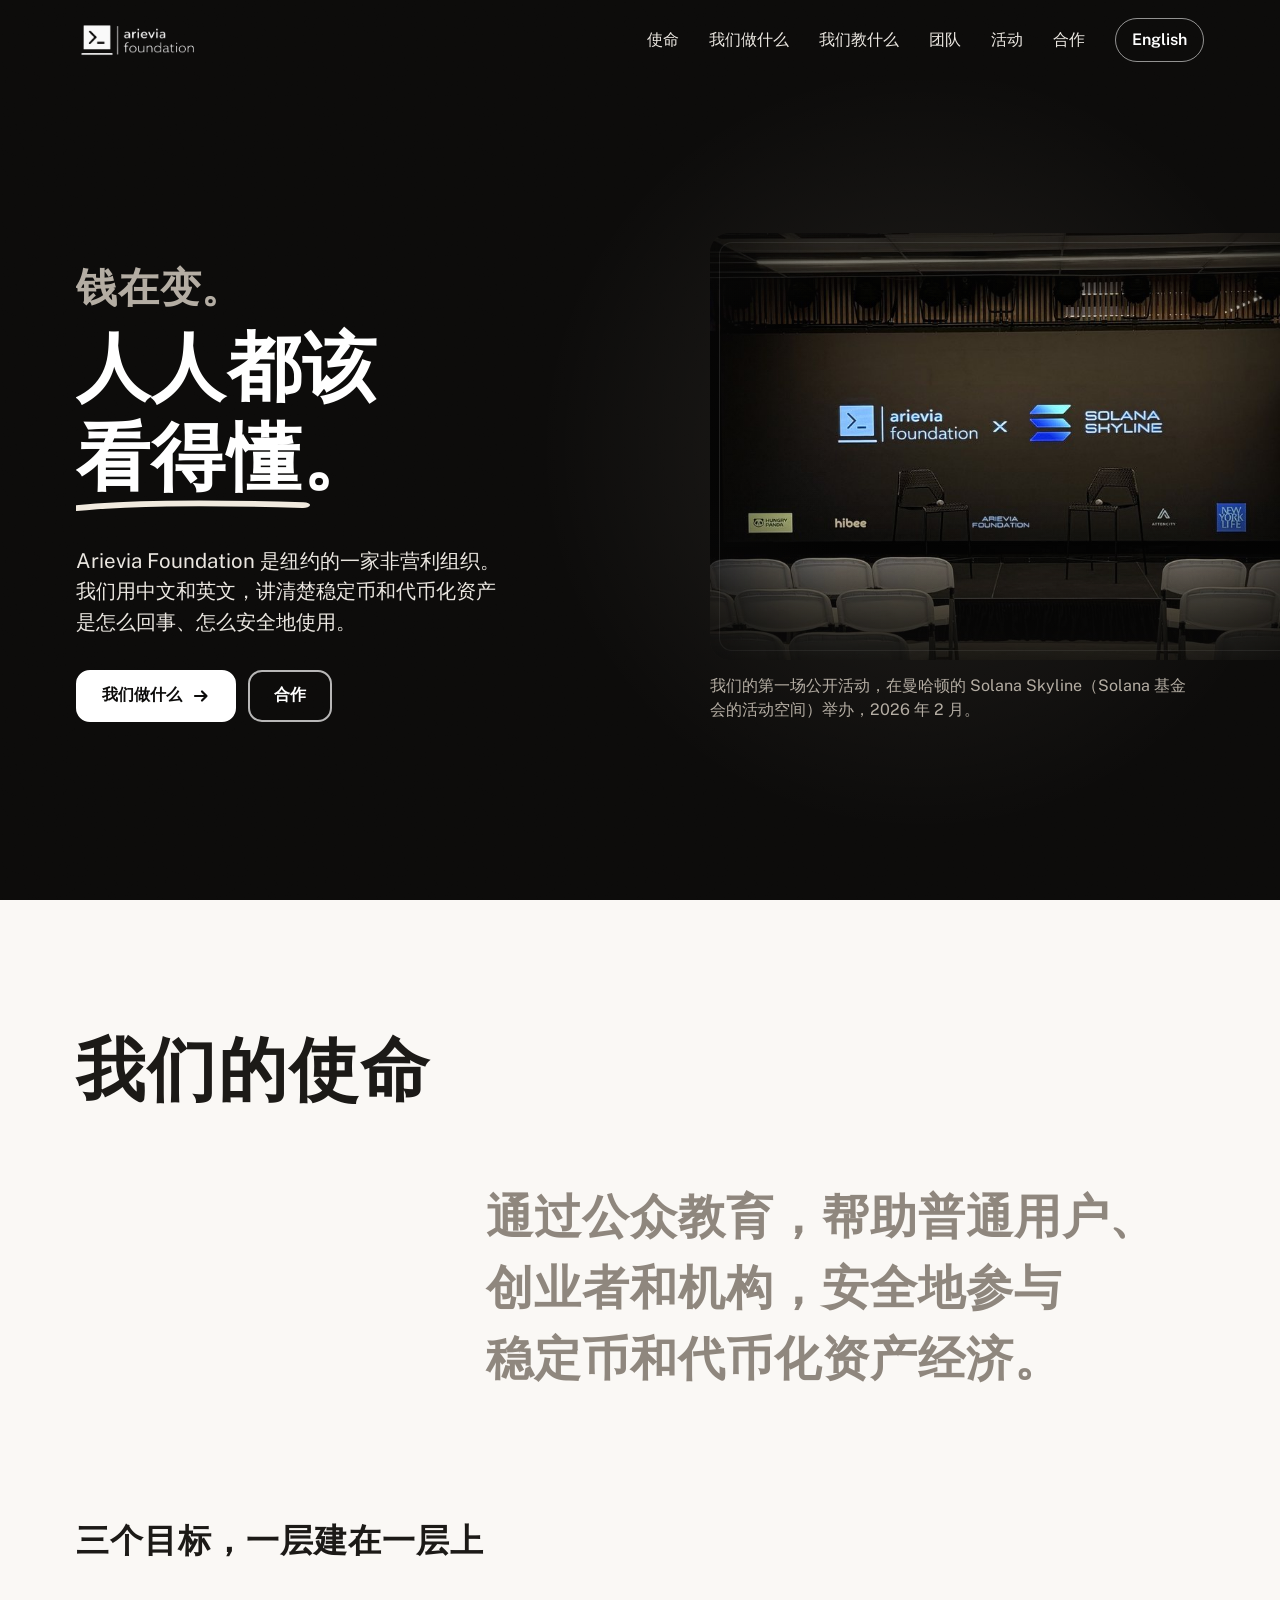
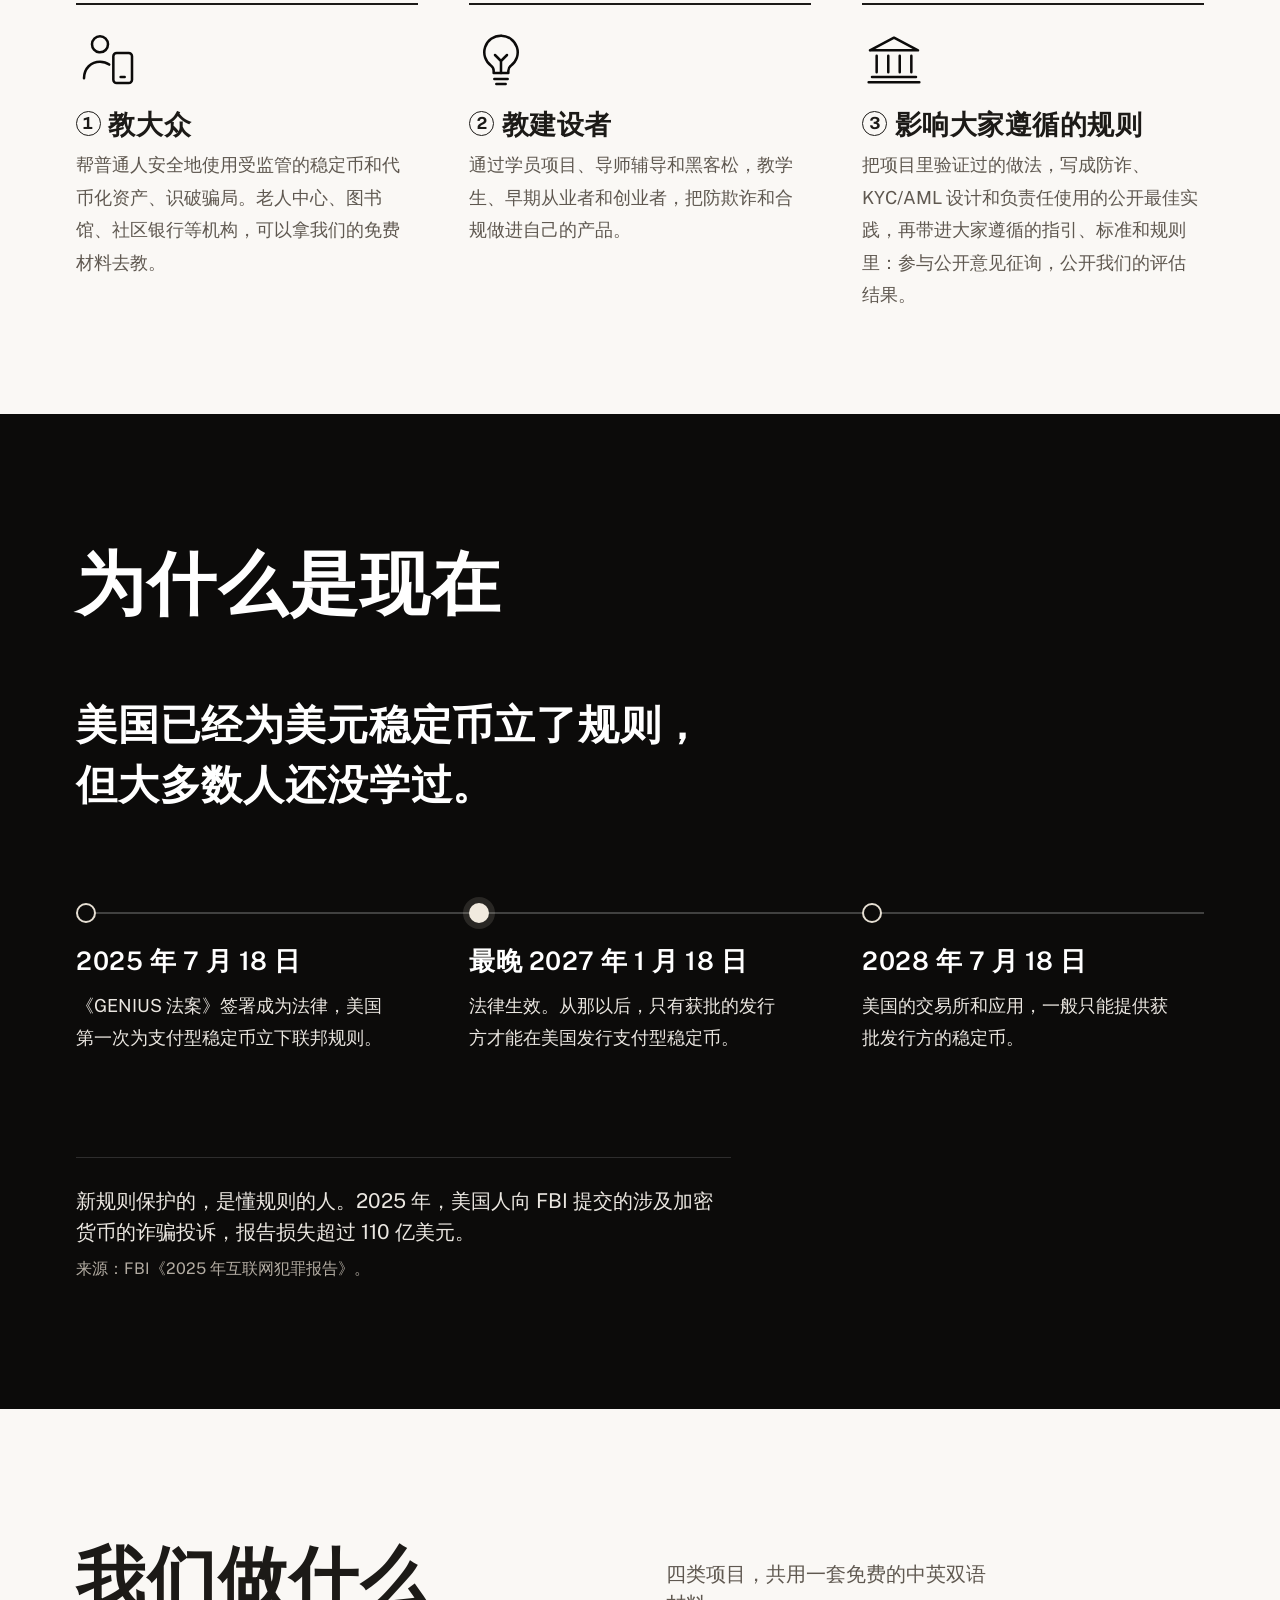
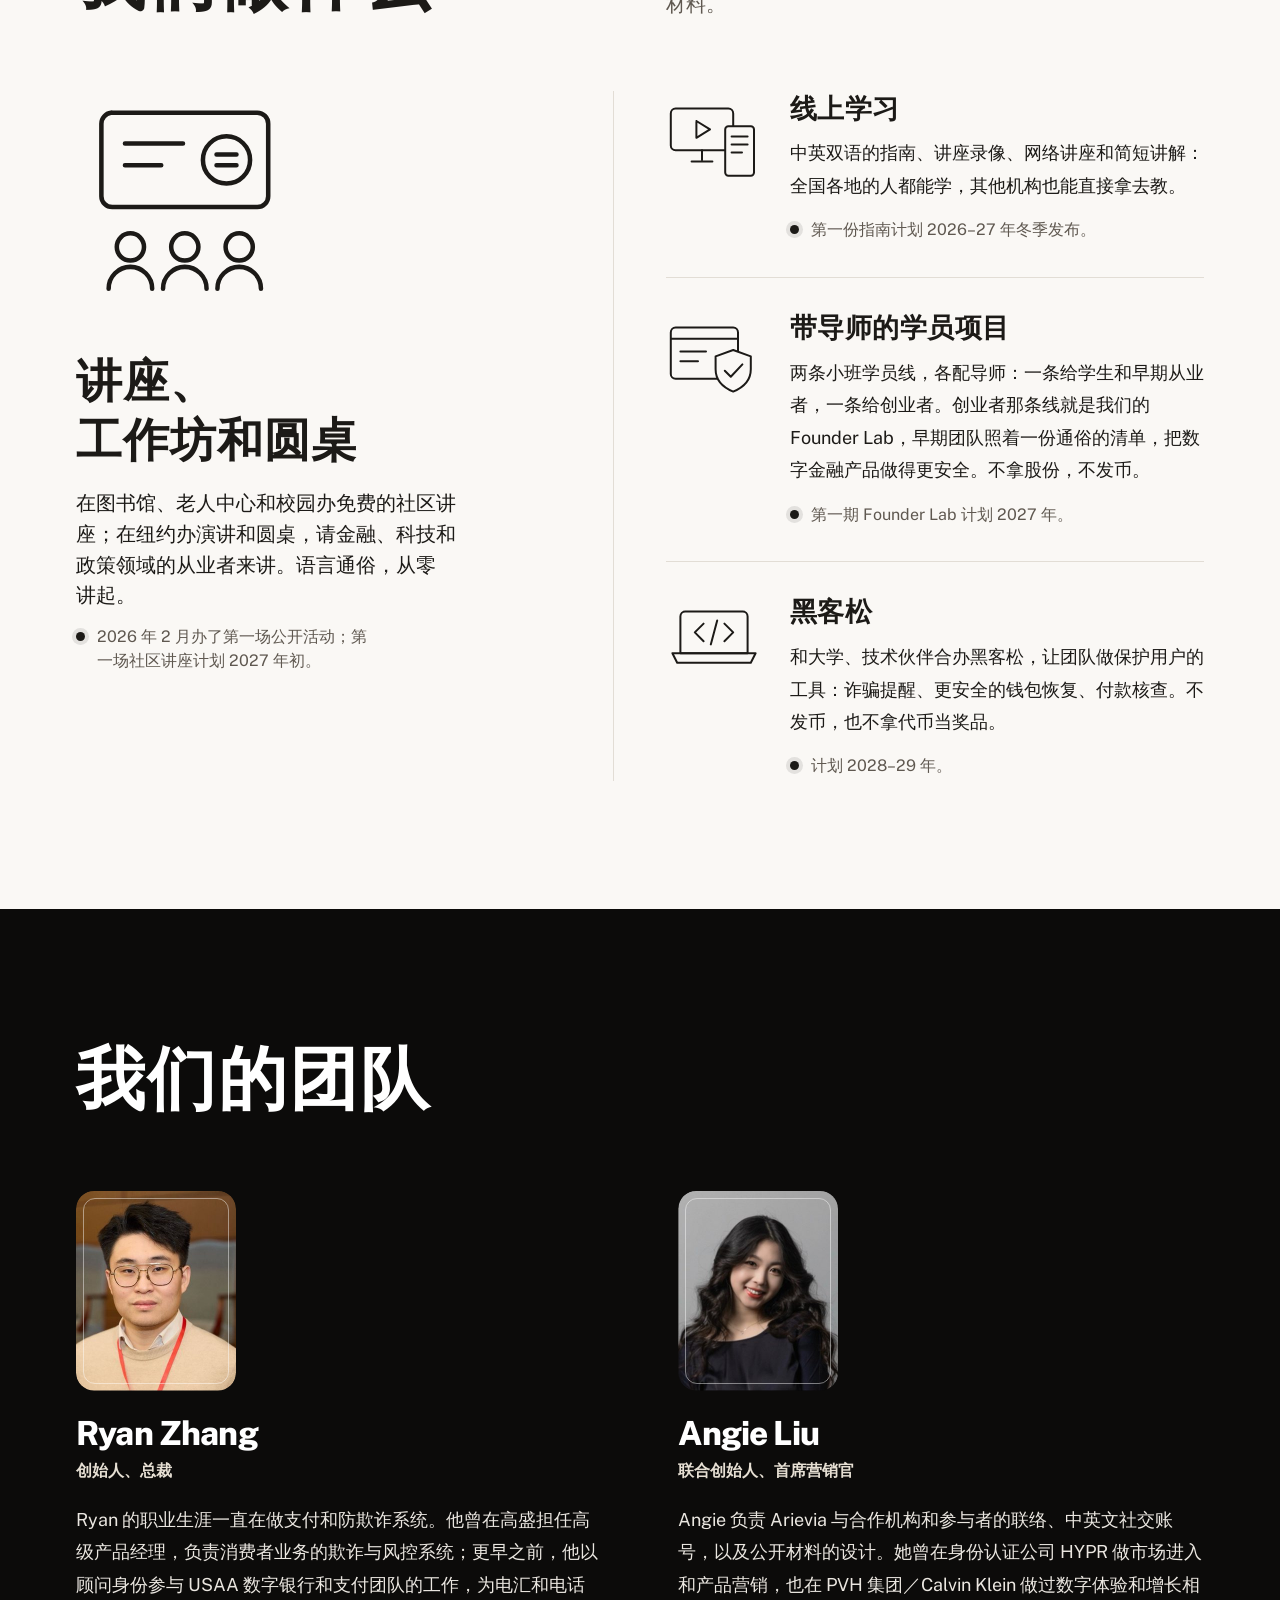
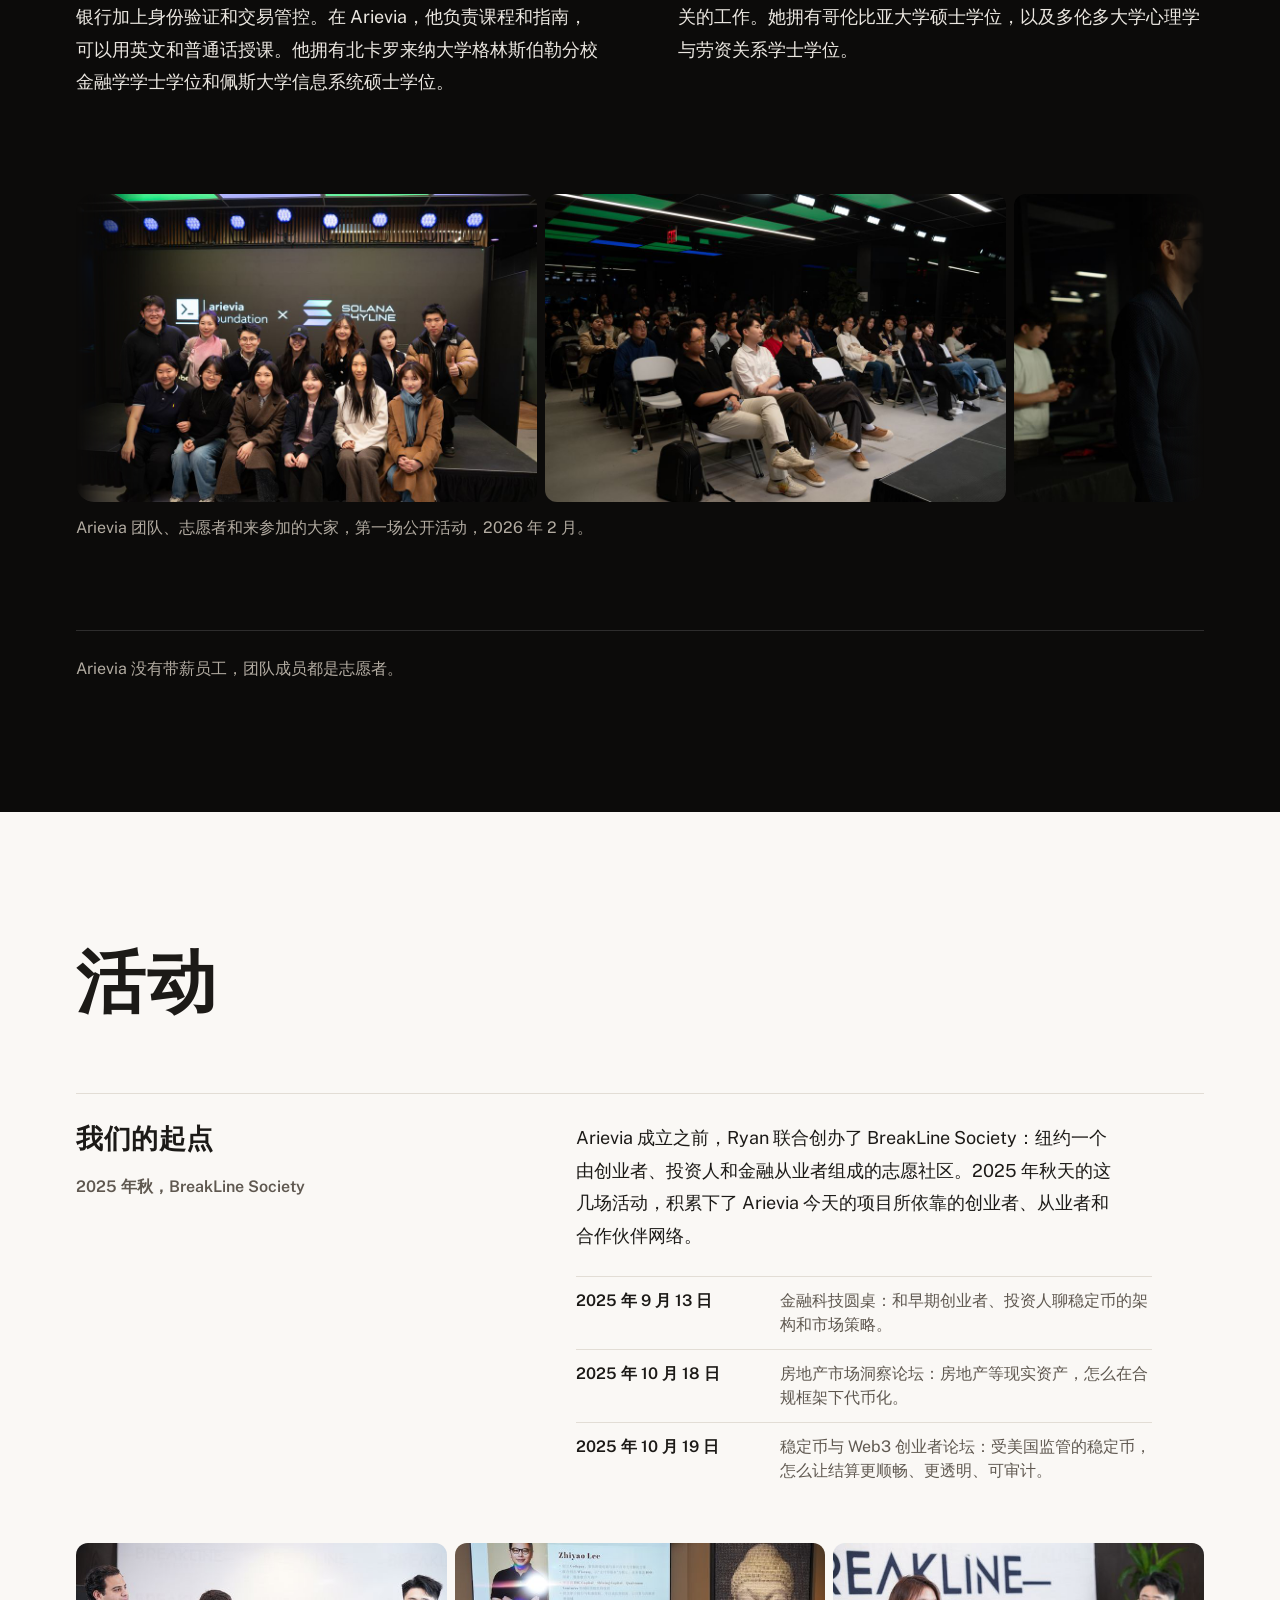
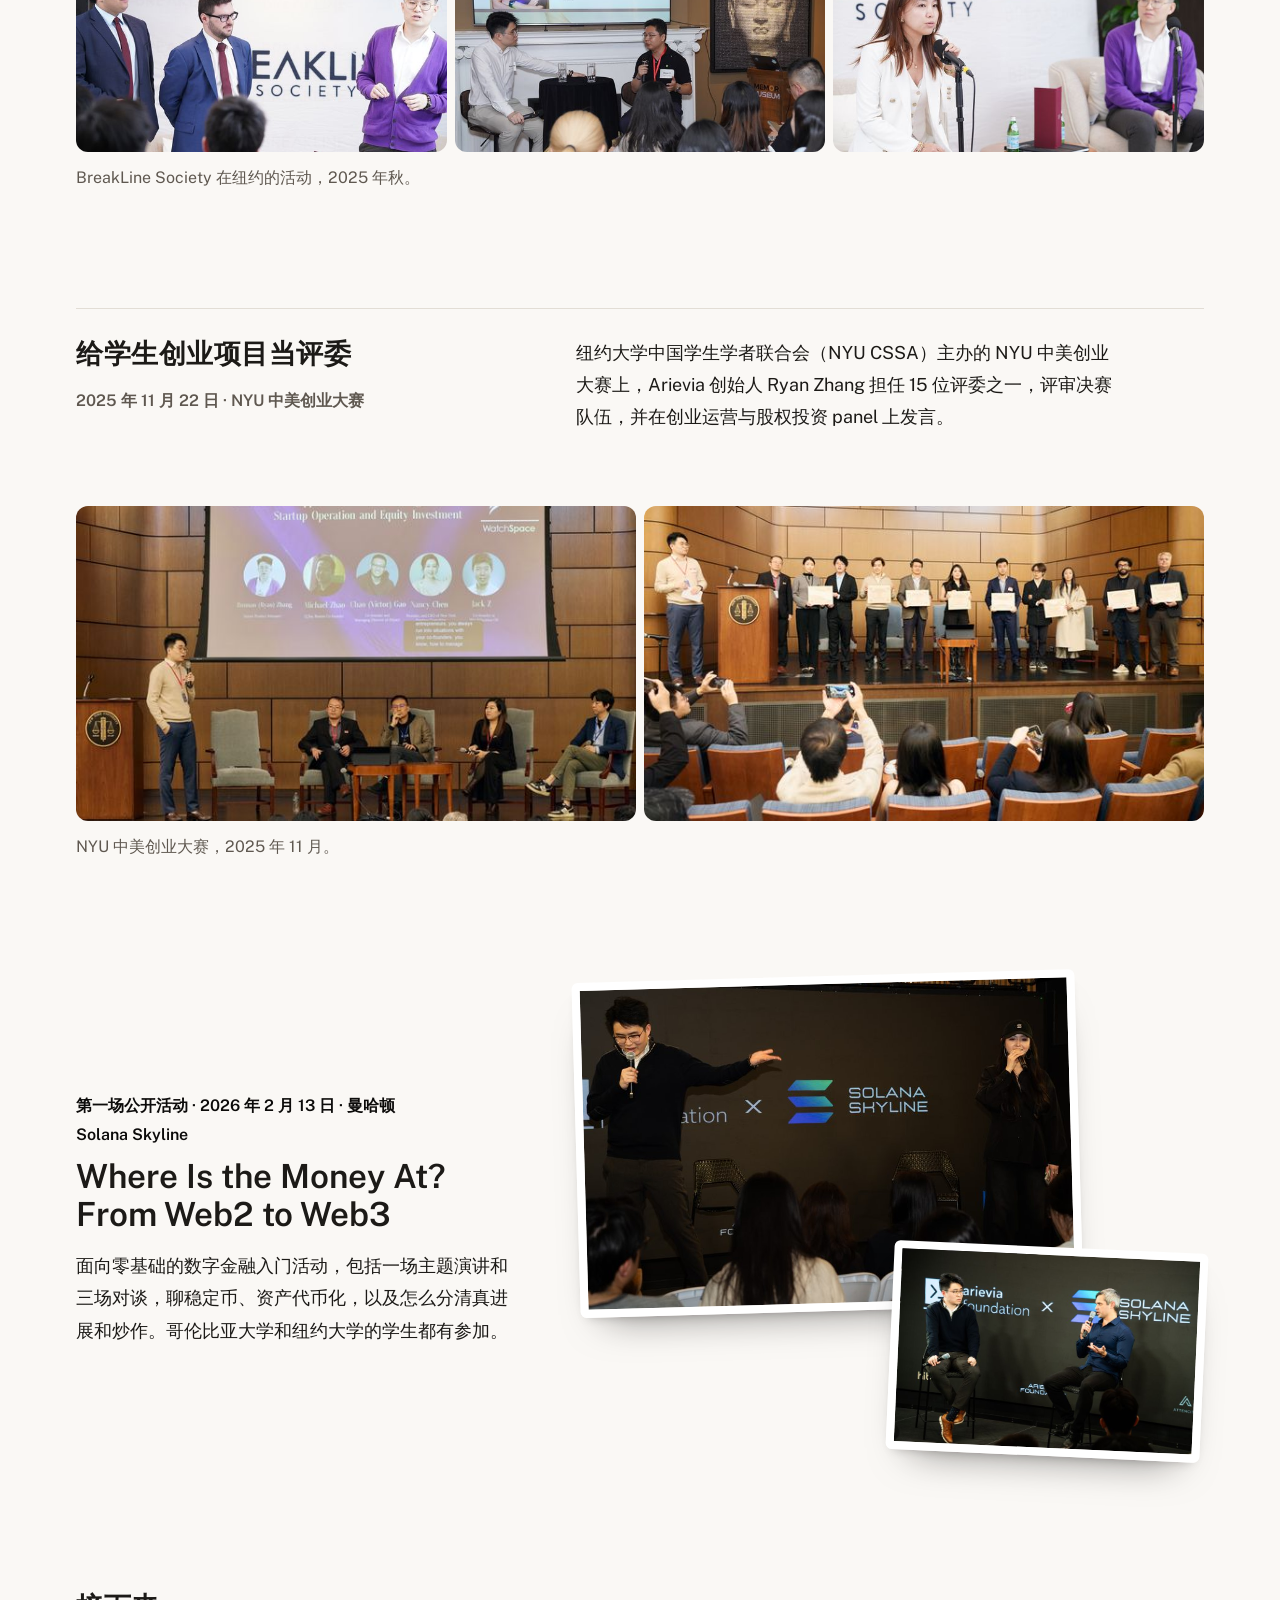
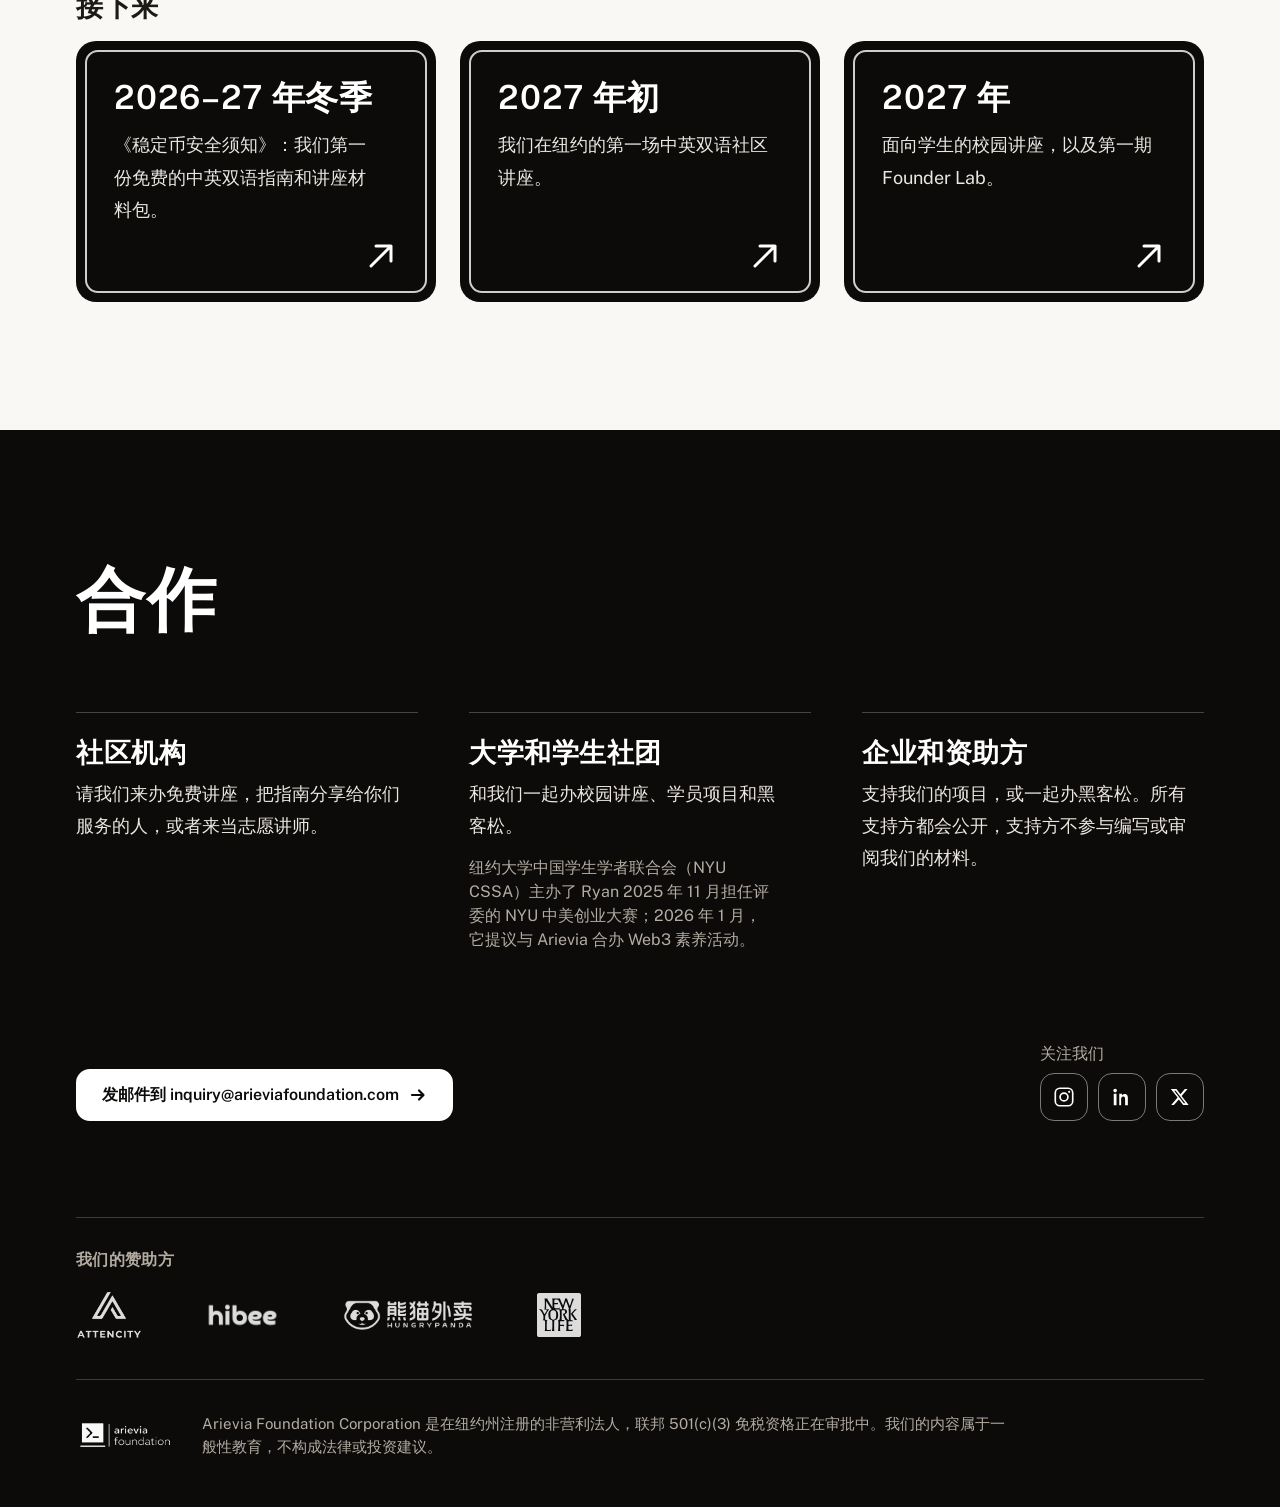
<file: zh/index.html>
<!doctype html>
<html lang="zh-Hans">
<head>
  <meta charset="utf-8">
  <meta name="viewport" content="width=device-width, initial-scale=1">
  <title>Arievia Foundation | 让每个人都看得懂数字金融</title>
  <meta name="description" content="Arievia Foundation 是纽约的一家非营利组织，通过中英双语的公众教育，帮助普通用户、创业者和机构安全地参与稳定币和代币化资产经济。">
  <meta name="theme-color" content="#0c0b0a">
  <meta name="color-scheme" content="light">
  <link rel="canonical" href="https://arieviafoundation.com/zh/">
  <link rel="alternate" hreflang="en" href="https://arieviafoundation.com/">
  <link rel="alternate" hreflang="zh-Hans" href="https://arieviafoundation.com/zh/">
  <link rel="alternate" hreflang="x-default" href="https://arieviafoundation.com/">
  <meta property="og:type" content="website">
  <meta property="og:site_name" content="Arievia Foundation">
  <meta property="og:title" content="Arievia Foundation | 让每个人都看得懂数字金融">
  <meta property="og:description" content="纽约的一家非营利组织，用中英双语讲清楚稳定币和代币化资产是怎么回事、怎么安全地使用。">
  <meta property="og:url" content="https://arieviafoundation.com/zh/">
  <meta property="og:image" content="https://arieviafoundation.com/assets/img/og.jpg">
  <meta name="twitter:card" content="summary_large_image">
  <link rel="icon" href="/assets/img/favicon-32.png" sizes="32x32">
  <link rel="icon" href="/assets/img/icon-192.png" sizes="192x192">
  <link rel="apple-touch-icon" href="/assets/img/apple-touch-icon.png">
  <link rel="manifest" href="/site.webmanifest">
  <script>document.documentElement.classList.add('js');setTimeout(function(){if(!window.__arv)document.documentElement.classList.remove('js')},2500);</script>
  <link rel="preconnect" href="https://fonts.googleapis.com">
  <link rel="preconnect" href="https://fonts.gstatic.com" crossorigin>
  <link href="https://fonts.googleapis.com/css2?family=Public+Sans:wght@300;400;600;800&display=swap" rel="stylesheet">
  <link rel="stylesheet" href="/assets/css/style.css?v=31">
  <script src="/assets/js/site.js?v=17" defer></script>
  <script type="application/ld+json">
  {
    "@context": "https://schema.org",
    "@type": "NGO",
    "name": "Arievia Foundation",
    "legalName": "Arievia Foundation Corporation",
    "description": "纽约的一家非营利组织，通过公众教育，帮助普通用户、创业者和机构安全地参与稳定币和代币化资产经济。",
    "url": "https://arieviafoundation.com/",
    "logo": "https://arieviafoundation.com/assets/img/icon-512.png",
    "email": "inquiry@arieviafoundation.com",
    "areaServed": "New York",
    "sameAs": [
      "https://www.instagram.com/arieviafoundation/",
      "https://www.linkedin.com/company/arieviafoundation",
      "https://x.com/arieviafdn"
    ]
  }
  </script>
</head>
<body>
  <a class="skip" href="#main">跳到正文</a>

  <header class="site-header">
    <div class="wrap">
      <a class="brand" href="/zh/" aria-label="Arievia Foundation 首页"><img src="/assets/img/logo-white.png" alt="Arievia Foundation" width="196" height="64"></a>
      <nav class="nav" aria-label="主导航">
        <a href="#mission">使命</a>
        <a href="#work">我们做什么</a>
        <a href="/zh/teach/">我们教什么</a>
        <a href="#team">团队</a>
        <a href="#events">活动</a>
        <a href="#partner">合作</a>
        <a class="lang" href="/" lang="en" hreflang="en">English</a>
      </nav>
    </div>
  </header>

  <main id="main">
    <section class="hero" aria-labelledby="hero-title">
      <div class="wrap">
        <h1 id="hero-title"><span class="h1-lead">钱在变。</span><span class="nobr">人人都该</span><span class="nobr"><span class="mark">看得懂<svg class="mark-line" viewBox="0 0 120 18" preserveAspectRatio="none" aria-hidden="true"><path pathLength="1" d="M3 12.5C28 6.5 62 4.8 117 8.6"/></svg></span>。</span></h1>
        <div class="hero-copy">
          <p class="lede">Arievia Foundation 是纽约的一家非营利组织。我们用中文和英文，<wbr>讲清楚稳定币和代币化资产<wbr>是怎么回事、<wbr>怎么安全地使用。</p>
          <div class="buttons">
            <a class="btn btn-solid" href="#work">我们做什么<svg class="arrow" width="18" height="18" viewBox="0 0 18 18" aria-hidden="true"><path d="M3 9h11M10 4.5 14.5 9 10 13.5"/></svg></a>
            <a class="btn" href="#partner">合作</a>
          </div>
        </div>
        <figure class="hero-photo">
          <div class="frame">
            <img src="/assets/img/venue-graded-1600.jpg" srcset="/assets/img/venue-graded-800.jpg 800w, /assets/img/venue-graded-1600.jpg 1600w" sizes="(max-width: 860px) 92vw, 660px" alt="Arievia 第一场公开活动开场前，曼哈顿 Solana Skyline 的空舞台和两把高脚凳" width="1600" height="1067">
          </div>
          <figcaption>我们的第一场公开活动，在曼哈顿的 Solana Skyline（Solana 基金会的活动空间）举办，2026 年 2 月。</figcaption>
        </figure>
      </div>
    </section>

    <section id="mission" class="mission" aria-labelledby="mission-title">
      <div class="wrap">
        <h2 id="mission-title" class="section-title">我们的使命</h2>
        <p class="mission-statement" data-words>通过公众教育，<wbr>帮助普通用户、<wbr>创业者和机构，<wbr>安全地参与<wbr>稳定币和<wbr>代币化资产经济。</p>

        <div class="serve">
          <h2 class="sub-title">三个目标，一层建在一层上</h2>
          <ul class="serve-grid">
            <li data-reveal>
              <span class="pict" aria-hidden="true"><svg viewBox="0 0 48 48"><path pathLength="1" d="M18 19a6 6 0 1 0 0-12 6 6 0 0 0 0 12Z"/><path pathLength="1" d="M6 38.5c0-7.5 5.4-12.5 12-12.5 2.6 0 5 .8 6.9 2.2"/><path pathLength="1" class="fill" d="M30.5 19.5h9a2.5 2.5 0 0 1 2.5 2.5v17.5a2.5 2.5 0 0 1-2.5 2.5h-9a2.5 2.5 0 0 1-2.5-2.5V22a2.5 2.5 0 0 1 2.5-2.5Z"/><path pathLength="1" d="M33.5 37.5h3"/></svg></span>
              <h3><span class="goal-n">1</span>教大众</h3>
              <p>帮普通人安全地使用受监管的稳定币和代币化资产、识破骗局。老人中心、图书馆、社区银行等机构，可以拿我们的免费材料去教。</p>
            </li>
            <li data-reveal>
              <span class="pict" aria-hidden="true"><svg viewBox="0 0 48 48"><path pathLength="1" d="M24 6.5a12.5 12.5 0 0 0-7.4 22.6c1.2.9 1.9 2.3 1.9 3.8v1.6h11v-1.6c0-1.5.7-2.9 1.9-3.8A12.5 12.5 0 0 0 24 6.5Z"/><path pathLength="1" d="M19 39h10m-8.5 3.8h7M24 34.5v-9l-4.5-4.5m4.5 4.5 4.5-4.5"/></svg></span>
              <h3><span class="goal-n">2</span>教建设者</h3>
              <p>通过学员项目、导师辅导和黑客松，教学生、早期从业者和创业者，把防欺诈和合规做进自己的产品。</p>
            </li>
            <li data-reveal>
              <span class="pict" aria-hidden="true"><svg viewBox="0 0 48 48"><path pathLength="1" d="M6 17.5 24 8l18 9.5H6Z"/><path pathLength="1" d="M11 21.5V34m8.7-12.5V34m8.6-12.5V34M37 21.5V34M7.5 37.5h33M5 41.5h38"/></svg></span>
              <h3><span class="goal-n">3</span>影响大家遵循的规则</h3>
              <p>把项目里验证过的做法，写成防诈、KYC/AML 设计和负责任使用的公开最佳实践，再带进大家遵循的指引、标准和规则里：参与公开意见征询，公开我们的评估结果。</p>
            </li>
          </ul>
        </div>
      </div>
    </section>

    <section id="why" class="why band-dark" aria-labelledby="why-title">
      <div class="wrap">
        <h2 id="why-title" class="section-title">为什么是现在</h2>
        <p class="why-lead" data-reveal>美国已经<wbr>为美元稳定币<wbr>立了规则，<wbr>但大多数人<wbr>还没学过。</p>
        <ol class="timeline" data-reveal>
          <li><time datetime="2025-07-18">2025 年 7 月 18 日</time><p>《GENIUS 法案》签署成为法律，美国第一次为支付型稳定币立下联邦规则。</p></li>
          <li><time datetime="2027-01-18">最晚 2027 年 1 月 18 日</time><p>法律生效。从那以后，只有获批的发行方才能在美国发行支付型稳定币。</p></li>
          <li><time datetime="2028-07-18">2028 年 7 月 18 日</time><p>美国的交易所和应用，一般只能提供获批发行方的稳定币。</p></li>
        </ol>
        <p class="why-note" data-reveal>新规则保护的，是懂规则的人。2025 年，美国人向 FBI 提交的涉及加密货币的诈骗投诉，报告损失超过 110 亿美元。<span class="src">来源：FBI《2025 年互联网犯罪报告》。</span></p>
      </div>
    </section>

    <section id="work" class="work" aria-labelledby="work-title">
      <div class="wrap">
        <div class="work-head">
          <h2 id="work-title" class="section-title">我们做什么</h2>
          <p class="work-intro">四类项目，共用一套免费的中英双语材料。</p>
        </div>
        <ul class="work-grid">
          <li data-reveal>
            <svg class="illo" viewBox="0 0 120 120" aria-hidden="true"><path class="draw" pathLength="1" d="M20 12h80a6 6 0 0 1 6 6v40a6 6 0 0 1-6 6H20a6 6 0 0 1-6-6V18a6 6 0 0 1 6-6Z"/><path class="draw" pathLength="1" d="M27 29h32M27 41h20"/><circle class="draw" pathLength="1" cx="83" cy="38" r="13"/><path class="draw" pathLength="1" d="M77.5 35h11m-11 6h11"/><path class="draw" pathLength="1" d="M18 109a12 12 0 0 1 24 0m6 0a12 12 0 0 1 24 0m6 0a12 12 0 0 1 24 0"/><circle class="node" cx="30" cy="86" r="7.5" style="--d:0"/><circle class="node" cx="60" cy="86" r="7.5" style="--d:1"/><circle class="node" cx="90" cy="86" r="7.5" style="--d:2"/></svg>
            <h3><span class="nobr">讲座、</span><span class="nobr">工作坊和圆桌</span></h3>
            <p>在图书馆、老人中心和校园办免费的社区讲座；在纽约办演讲和圆桌，请金融、科技和政策领域的从业者来讲。语言通俗，从零讲起。</p>
            <p class="status"><span class="status-dot" aria-hidden="true"></span>2026 年 2 月办了第一场公开活动；第一场社区讲座计划 2027 年初。</p>
          </li>
          <li data-reveal>
            <svg class="illo" viewBox="0 0 120 120" aria-hidden="true"><path class="draw" pathLength="1" d="M12 22h66a6 6 0 0 1 6 6v40a6 6 0 0 1-6 6H12a6 6 0 0 1-6-6V28a6 6 0 0 1 6-6Z"/><path class="draw" pathLength="1" d="M45 74v12m-13 2h26"/><path class="draw" pathLength="1" d="M38 37.5 55 48 38 58.5Z"/><path class="draw solid" pathLength="1" d="M78 44h28a4 4 0 0 1 4 4v54a4 4 0 0 1-4 4H78a4 4 0 0 1-4-4V48a4 4 0 0 1 4-4Z"/><path class="draw" pathLength="1" d="M82 57h20M82 67h20M82 77h13"/></svg>
            <h3>线上学习</h3>
            <p>中英双语的指南、讲座录像、网络讲座和简短讲解：全国各地的人都能学，其他机构也能直接拿去教。</p>
            <p class="status"><span class="status-dot" aria-hidden="true"></span>第一份指南计划 2026–27 年冬季发布。</p>
          </li>
          <li data-reveal>
            <svg class="illo" viewBox="0 0 120 120" aria-hidden="true"><path class="draw" pathLength="1" d="M12 22h72a6 6 0 0 1 6 6v52a6 6 0 0 1-6 6H12a6 6 0 0 1-6-6V28a6 6 0 0 1 6-6Zm-6 14h84M18 52h32M18 64h22"/><path class="draw solid" pathLength="1" d="m84 50 22 8v16c0 14-10 23-22 28-12-5-22-14-22-28V58l22-8Z"/><path class="draw" pathLength="1" d="m73.5 76 7.5 7.5L95.5 68"/></svg>
            <h3>带导师的学员项目</h3>
            <p>两条小班学员线，各配导师：一条给学生和早期从业者，一条给创业者。创业者那条线就是我们的 Founder Lab，早期团队照着一份通俗的清单，把数字金融产品做得更安全。不拿股份，不发币。</p>
            <p class="status"><span class="status-dot" aria-hidden="true"></span>第一期 Founder Lab 计划 2027 年。</p>
          </li>
          <li data-reveal>
            <svg class="illo" viewBox="0 0 120 120" aria-hidden="true"><path class="draw" pathLength="1" d="M24 22h72a6 6 0 0 1 6 6v46H18V28a6 6 0 0 1 6-6Z"/><path class="draw" pathLength="1" d="M8 74h104l-6 12H14L8 74Z"/><path class="draw" pathLength="1" d="m47 37-11 11 11 11m26-22 11 11-11 11M64 33l-8 30"/></svg>
            <h3>黑客松</h3>
            <p>和大学、技术伙伴合办黑客松，让团队做保护用户的工具：诈骗提醒、更安全的钱包恢复、付款核查。不发币，也不拿代币当奖品。</p>
            <p class="status"><span class="status-dot" aria-hidden="true"></span>计划 2028–29 年。</p>
          </li>
        </ul>
      </div>
    </section>

    <section id="team" class="team band-dark" aria-labelledby="team-title">
      <div class="wrap">
        <h2 id="team-title" class="section-title">我们的团队</h2>
        <div class="people">
          <article class="person" data-reveal>
            <div class="portrait"><img src="/assets/img/team-ryan.jpg" alt="Ryan Zhang" width="400" height="400" loading="lazy"></div>
            <div>
              <h3>Ryan Zhang</h3>
              <p class="role">创始人、总裁</p>
              <p>Ryan 的职业生涯一直在做支付和防欺诈系统。他曾在高盛担任高级产品经理，负责消费者业务的欺诈与风控系统；更早之前，他以顾问身份参与 USAA 数字银行和支付团队的工作，为电汇和电话银行加上身份验证和交易管控。在 Arievia，他负责课程和指南，可以用英文和普通话授课。他拥有北卡罗来纳大学格林斯伯勒分校金融学学士学位和佩斯大学信息系统硕士学位。</p>
            </div>
          </article>
          <article class="person" data-reveal>
            <div class="portrait"><img src="/assets/img/team-angie.jpg" alt="Angie Liu" width="400" height="400" loading="lazy"></div>
            <div>
              <h3>Angie Liu</h3>
              <p class="role">联合创始人、首席营销官</p>
              <p>Angie 负责 Arievia 与合作机构和参与者的联络、中英文社交账号，以及公开材料的设计。她曾在身份认证公司 HYPR 做市场进入和产品营销，也在 PVH 集团／Calvin Klein 做过数字体验和增长相关的工作。她拥有哥伦比亚大学硕士学位，以及多伦多大学心理学与劳资关系学士学位。</p>
            </div>
          </article>
        </div>
        <figure class="crowd" aria-label="第一场公开活动的照片">
          <div class="crowd-viewport" tabindex="0">
            <ul class="crowd-track">
              <li><img src="/assets/img/crowd-01.jpg" alt="Arievia 团队和志愿者在舞台前合影" width="960" height="640" loading="lazy"></li>
              <li><img src="/assets/img/crowd-02.jpg" alt="满场观众在听讲" width="960" height="640" loading="lazy"></li>
              <li><img src="/assets/img/crowd-10.jpg" alt="两位来宾在交流时间聊天" width="960" height="640" loading="lazy"></li>
              <li><img src="/assets/img/crowd-03.jpg" alt="交流环节，参加者笑着聊天" width="960" height="640" loading="lazy"></li>
              <li><img src="/assets/img/crowd-04.jpg" alt="观众席里有人举手提问" width="960" height="640" loading="lazy"></li>
              <li><img src="/assets/img/crowd-05.jpg" alt="活动结束后参加者在交流" width="960" height="640" loading="lazy"></li>
              <li><img src="/assets/img/crowd-11.jpg" alt="活动结束后，一位来宾和参加者交谈" width="960" height="640" loading="lazy"></li>
              <li><img src="/assets/img/crowd-06.jpg" alt="活动结束后大家聚在舞台前" width="960" height="640" loading="lazy"></li>
              <li><img src="/assets/img/crowd-07.jpg" alt="观众席里的学生和年轻职场人" width="960" height="640" loading="lazy"></li>
              <li><img src="/assets/img/crowd-08.jpg" alt="参加者在手机上对照笔记" width="960" height="640" loading="lazy"></li>
              <li><img src="/assets/img/crowd-12.jpg" alt="参加者在舞台旁分组交流" width="960" height="640" loading="lazy"></li>
              <li><img src="/assets/img/crowd-09.jpg" alt="两位参加者在座位区聊天" width="960" height="640" loading="lazy"></li>
            </ul>
            <ul class="crowd-track" aria-hidden="true">
              <li><img src="/assets/img/crowd-01.jpg" alt="" width="960" height="640" loading="lazy"></li>
              <li><img src="/assets/img/crowd-02.jpg" alt="" width="960" height="640" loading="lazy"></li>
              <li><img src="/assets/img/crowd-10.jpg" alt="" width="960" height="640" loading="lazy"></li>
              <li><img src="/assets/img/crowd-03.jpg" alt="" width="960" height="640" loading="lazy"></li>
              <li><img src="/assets/img/crowd-04.jpg" alt="" width="960" height="640" loading="lazy"></li>
              <li><img src="/assets/img/crowd-05.jpg" alt="" width="960" height="640" loading="lazy"></li>
              <li><img src="/assets/img/crowd-11.jpg" alt="" width="960" height="640" loading="lazy"></li>
              <li><img src="/assets/img/crowd-06.jpg" alt="" width="960" height="640" loading="lazy"></li>
              <li><img src="/assets/img/crowd-07.jpg" alt="" width="960" height="640" loading="lazy"></li>
              <li><img src="/assets/img/crowd-08.jpg" alt="" width="960" height="640" loading="lazy"></li>
              <li><img src="/assets/img/crowd-12.jpg" alt="" width="960" height="640" loading="lazy"></li>
              <li><img src="/assets/img/crowd-09.jpg" alt="" width="960" height="640" loading="lazy"></li>
            </ul>
          </div>
          <figcaption>Arievia 团队、志愿者和来参加的大家，第一场公开活动，2026 年 2 月。</figcaption>
        </figure>
        <p class="team-note">Arievia 没有带薪员工，团队成员都是志愿者。</p>
      </div>
    </section>

    <section id="events" class="programs" aria-labelledby="events-title">
      <div class="wrap">
        <h2 id="events-title" class="section-title">活动</h2>

        <div class="roots" data-reveal>
          <div>
            <h3>我们的起点</h3>
            <p class="meta">2025 年秋，BreakLine Society</p>
          </div>
          <div class="roots-copy">
            <p>Arievia 成立之前，Ryan 联合创办了 BreakLine Society：纽约一个由创业者、投资人和金融从业者组成的志愿社区。2025 年秋天的这几场活动，积累下了 Arievia 今天的项目所依靠的创业者、从业者和合作伙伴网络。</p>
            <ul class="roots-events">
              <li><time datetime="2025-09-13">2025 年 9 月 13 日</time><span>金融科技圆桌：和早期创业者、投资人聊稳定币的架构和市场策略。</span></li>
              <li><time datetime="2025-10-18">2025 年 10 月 18 日</time><span>房地产市场洞察论坛：房地产等现实资产，怎么在合规框架下代币化。</span></li>
              <li><time datetime="2025-10-19">2025 年 10 月 19 日</time><span>稳定币与 Web3 创业者论坛：受美国监管的稳定币，怎么让结算更顺畅、更透明、可审计。</span></li>
            </ul>
          </div>
          <figure class="roots-photos">
            <ul>
              <li><img src="/assets/img/breakline-01-600.jpg?v=4" srcset="/assets/img/breakline-01-600.jpg?v=4 600w, /assets/img/breakline-01-1200.jpg?v=4 1200w" sizes="(max-width: 860px) 92vw, 400px" alt="Ryan Zhang 和两位嘉宾在 BreakLine Society 稳定币与 Web3 创业者论坛，2025 年 10 月" width="600" height="337" loading="lazy"></li>
              <li><img src="/assets/img/breakline-02-600.jpg?v=4" srcset="/assets/img/breakline-02-600.jpg?v=4 600w, /assets/img/breakline-02-1200.jpg?v=4 1200w" sizes="(max-width: 860px) 92vw, 400px" alt="Ryan Zhang 主持 BreakLine Society 金融科技圆桌，2025 年 9 月" width="600" height="337" loading="lazy"></li>
              <li><img src="/assets/img/breakline-03-600.jpg?v=4" srcset="/assets/img/breakline-03-600.jpg?v=4 600w, /assets/img/breakline-03-1200.jpg?v=4 1200w" sizes="(max-width: 860px) 92vw, 400px" alt="嘉宾和 Ryan Zhang 在 BreakLine Society 稳定币与 Web3 创业者论坛上对谈，2025 年 10 月" width="600" height="337" loading="lazy"></li>
            </ul>
            <figcaption>BreakLine Society 在纽约的活动，2025 年秋。</figcaption>
          </figure>
        </div>

        <div class="roots" data-reveal>
          <div>
            <h3>给学生创业项目当评委</h3>
            <p class="meta">2025 年 11 月 22 日 · NYU 中美创业大赛</p>
          </div>
          <div class="roots-copy">
            <p>纽约大学中国学生学者联合会（NYU CSSA）主办的 NYU 中美创业大赛上，Arievia 创始人 Ryan Zhang 担任 15 位评委之一，评审决赛队伍，并在创业运营与股权投资 panel 上发言。</p>
          </div>
          <figure class="roots-photos two">
            <ul>
              <li><img src="/assets/img/nyu-01-600.jpg" srcset="/assets/img/nyu-01-600.jpg 600w, /assets/img/nyu-01-1200.jpg 1200w" sizes="(max-width: 860px) 92vw, 600px" alt="Ryan Zhang 在创业运营与股权投资 panel 上发言" width="600" height="338" loading="lazy"></li>
              <li><img src="/assets/img/nyu-02-600.jpg" srcset="/assets/img/nyu-02-600.jpg 600w, /assets/img/nyu-02-1200.jpg 1200w" sizes="(max-width: 860px) 92vw, 600px" alt="颁奖环节，决赛队伍和评委在台上" width="600" height="338" loading="lazy"></li>
            </ul>
            <figcaption>NYU 中美创业大赛，2025 年 11 月。</figcaption>
          </figure>
        </div>

        <div class="past">
          <div class="past-copy" data-reveal>
            <p class="meta">第一场公开活动 · <time datetime="2026-02-13">2026 年 2 月 13 日</time> · 曼哈顿 Solana Skyline</p>
            <h3 class="event-name">Where Is the Money At? From Web2 to Web3</h3>
            <p>面向零基础的数字金融入门活动，包括一场主题演讲和三场对谈，聊稳定币、资产代币化，以及怎么分清真进展和炒作。哥伦比亚大学和纽约大学的学生都有参加。</p>
          </div>
          <figure class="gallery">
            <img class="print print-a" data-reveal src="/assets/img/program-hosts-800.jpg" srcset="/assets/img/program-hosts-800.jpg 800w, /assets/img/program-hosts-1600.jpg 1600w" sizes="(max-width: 860px) 80vw, 520px" alt="Ryan Zhang 和 Angie Liu 在 2026 年 2 月 13 日活动的台上" width="800" height="533" loading="lazy">
            <img class="print print-b" data-reveal src="/assets/img/program-guest-800.jpg" srcset="/assets/img/program-guest-800.jpg 800w, /assets/img/program-guest-1600.jpg 1600w" sizes="(max-width: 860px) 56vw, 340px" alt="Ryan Zhang 和嘉宾在 2026 年 2 月 13 日的活动上对谈" width="800" height="533" loading="lazy">
          </figure>
        </div>

        <h3 class="next-title">接下来</h3>
        <ul class="upcoming">
          <li class="sign" data-reveal><span class="when">2026–27 年冬季</span><p>《稳定币安全须知》：我们第一份免费的中英双语指南和讲座材料包。</p><svg class="sign-arrow" width="44" height="44" viewBox="0 0 44 44" aria-hidden="true"><path d="M12 32 32 12M17 12h15v15"/></svg></li>
          <li class="sign" data-reveal><span class="when">2027 年初</span><p>我们在纽约的第一场中英双语社区讲座。</p><svg class="sign-arrow" width="44" height="44" viewBox="0 0 44 44" aria-hidden="true"><path d="M12 32 32 12M17 12h15v15"/></svg></li>
          <li class="sign" data-reveal><span class="when">2027 年</span><p>面向学生的校园讲座，以及第一期 Founder Lab。</p><svg class="sign-arrow" width="44" height="44" viewBox="0 0 44 44" aria-hidden="true"><path d="M12 32 32 12M17 12h15v15"/></svg></li>
        </ul>
      </div>
    </section>
  </main>

  <footer id="partner" class="partner band-green" aria-labelledby="partner-title">
    <div class="wrap">
      <h2 id="partner-title" class="section-title">合作</h2>
      <ul class="tracks">
        <li data-reveal>
          <h3>社区机构</h3>
          <p>请我们来办免费讲座，把指南分享给你们服务的人，或者来当志愿讲师。</p>
        </li>
        <li data-reveal>
          <h3>大学和学生社团</h3>
          <p>和我们一起办校园讲座、学员项目和黑客松。</p>
          <p class="track-note">纽约大学中国学生学者联合会（NYU CSSA）主办了 Ryan 2025 年 11 月担任评委的 NYU 中美创业大赛；2026 年 1 月，它提议与 Arievia 合办 Web3 素养活动。</p>
        </li>
        <li data-reveal>
          <h3>企业和资助方</h3>
          <p>支持我们的项目，或一起办黑客松。所有支持方都会公开，支持方不参与编写或审阅我们的材料。</p>
        </li>
      </ul>

      <div class="cols">
        <div>
          <a class="btn btn-solid" href="mailto:inquiry@arieviafoundation.com">发邮件到 inquiry@arieviafoundation.com<svg class="arrow" width="18" height="18" viewBox="0 0 18 18" aria-hidden="true"><path d="M3 9h11M10 4.5 14.5 9 10 13.5"/></svg></a>
        </div>
        <dl class="contact">
          <dt>关注我们</dt>
          <dd class="social">
            <a href="https://www.instagram.com/arieviafoundation/" aria-label="Instagram"><svg width="22" height="22" viewBox="0 0 24 24" aria-hidden="true"><rect x="2.5" y="2.5" width="19" height="19" rx="5" fill="none" stroke="currentColor" stroke-width="1.8"/><circle cx="12" cy="12" r="4.3" fill="none" stroke="currentColor" stroke-width="1.8"/><circle cx="17.6" cy="6.4" r="1.2" fill="currentColor"/></svg></a>
            <a href="https://www.linkedin.com/company/arieviafoundation" aria-label="LinkedIn"><svg width="22" height="22" viewBox="0 0 24 24" aria-hidden="true"><path fill="currentColor" d="M4.5 3a2 2 0 1 1 0 4 2 2 0 0 1 0-4zM3 8.5h3V21H3zM9 8.5h2.9v1.7h.04c.4-.76 1.38-1.56 2.85-1.56 3.05 0 3.61 2 3.61 4.6V21h-3v-6.1c0-1.46-.03-3.33-2.03-3.33-2.03 0-2.34 1.59-2.34 3.23V21H9z"/></svg></a>
            <a href="https://x.com/arieviafdn" aria-label="X"><svg width="20" height="20" viewBox="0 0 24 24" aria-hidden="true"><path fill="currentColor" d="M17.8 2.5h3.3l-7.2 8.2 8.5 10.8h-6.6l-5.2-6.6-5.9 6.6H1.4l7.7-8.8L1 2.5h6.8l4.7 6.1zm-1.2 17h1.8L6.9 4.4H5z"/></svg></a>
          </dd>
        </dl>
      </div>

      <div class="sponsors">
        <h2 class="sponsors-title">我们的赞助方</h2>
        <ul class="sponsor-list">
          <li><img class="sp-attencity" src="/assets/img/sponsors/attencity.png" alt="Attencity" width="232" height="170" loading="lazy"></li>
          <li><img class="sp-hibee" src="/assets/img/sponsors/hibee.png" alt="Hibee International Consulting" width="170" height="60" loading="lazy"></li>
          <li><img class="sp-hungrypanda" src="/assets/img/sponsors/hungrypanda.png" alt="HungryPanda" width="384" height="89" loading="lazy"></li>
          <li><img class="sp-nyl" src="/assets/img/sponsors/new-york-life.svg" alt="New York Life" width="48" height="48" loading="lazy"></li>
        </ul>
      </div>

      <div class="legal">
        <img src="/assets/img/logo-white.png" alt="" width="104" height="34">
        <p>Arievia Foundation Corporation 是在纽约州注册的非营利法人，联邦 501(c)(3) 免税资格正在审批中。我们的内容属于一般性教育，不构成法律或投资建议。</p>
      </div>
    </div>
  </footer>
</body>
</html>
</file>
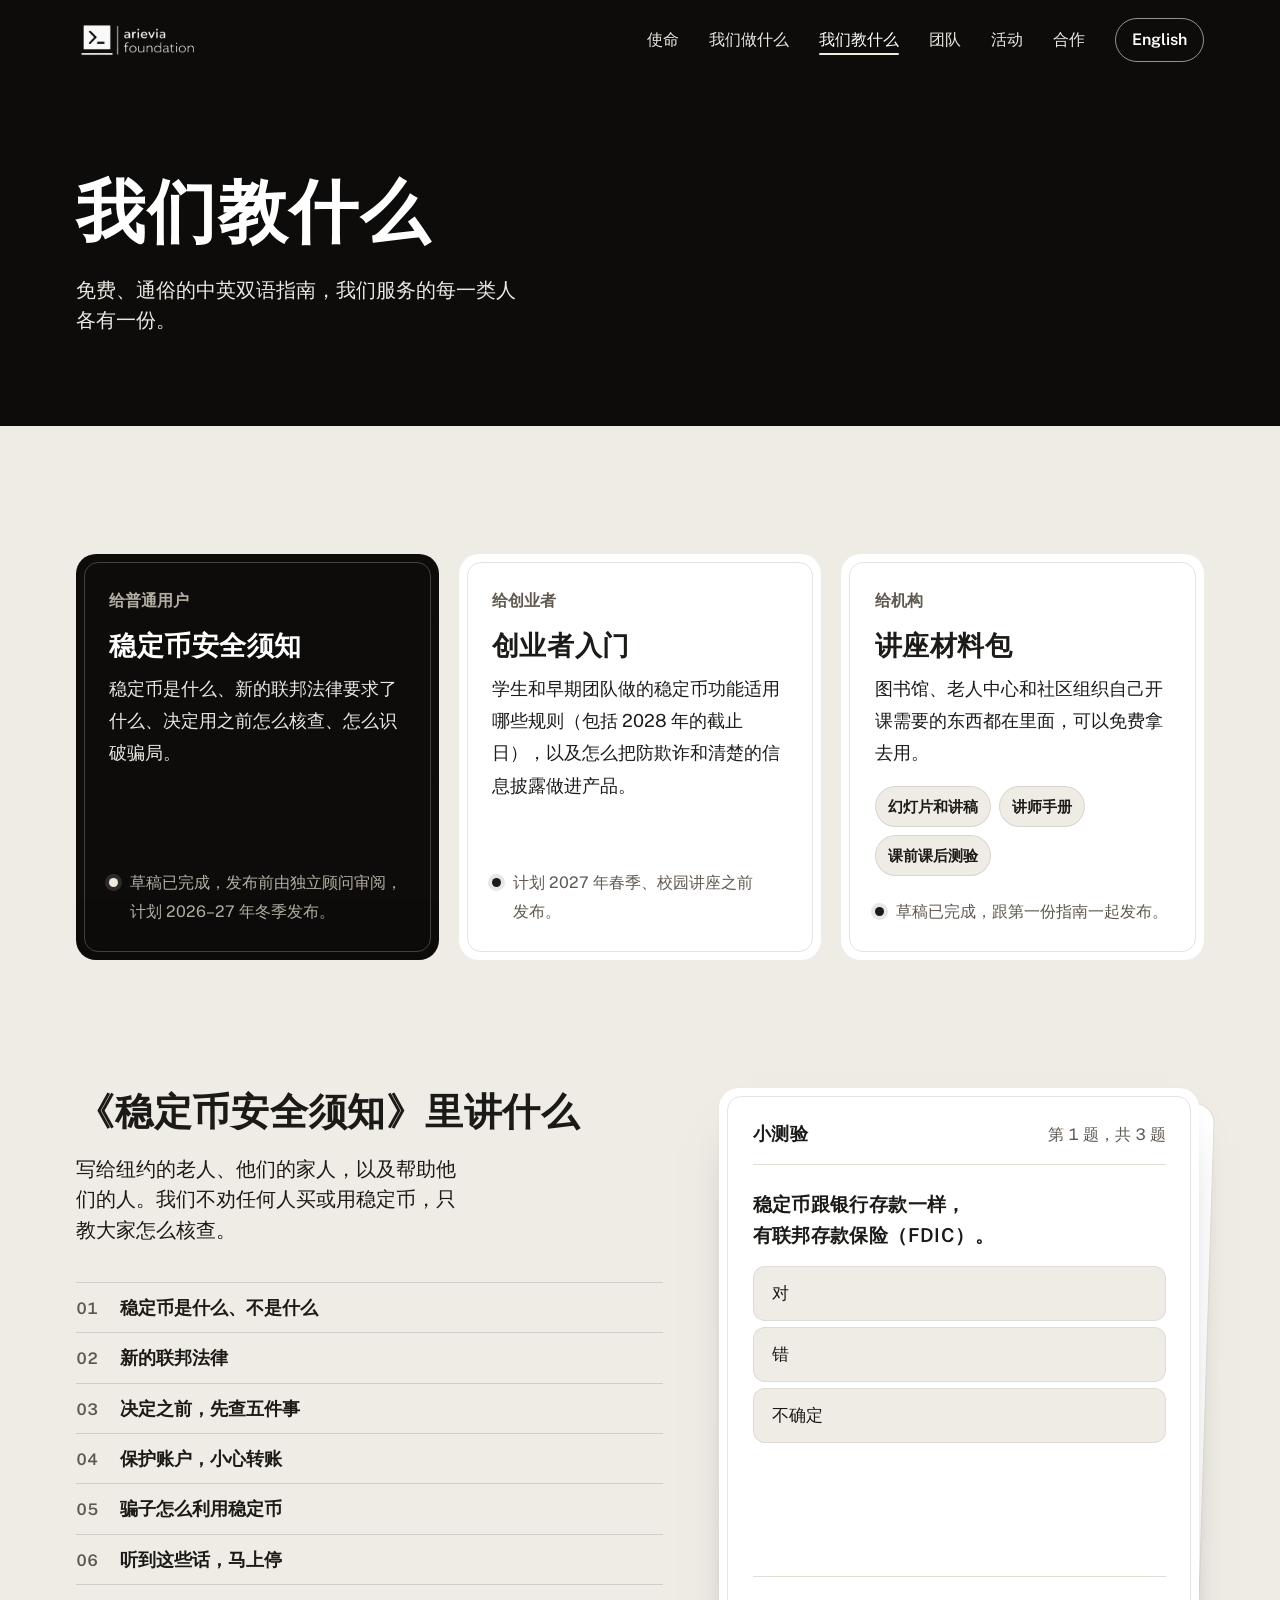
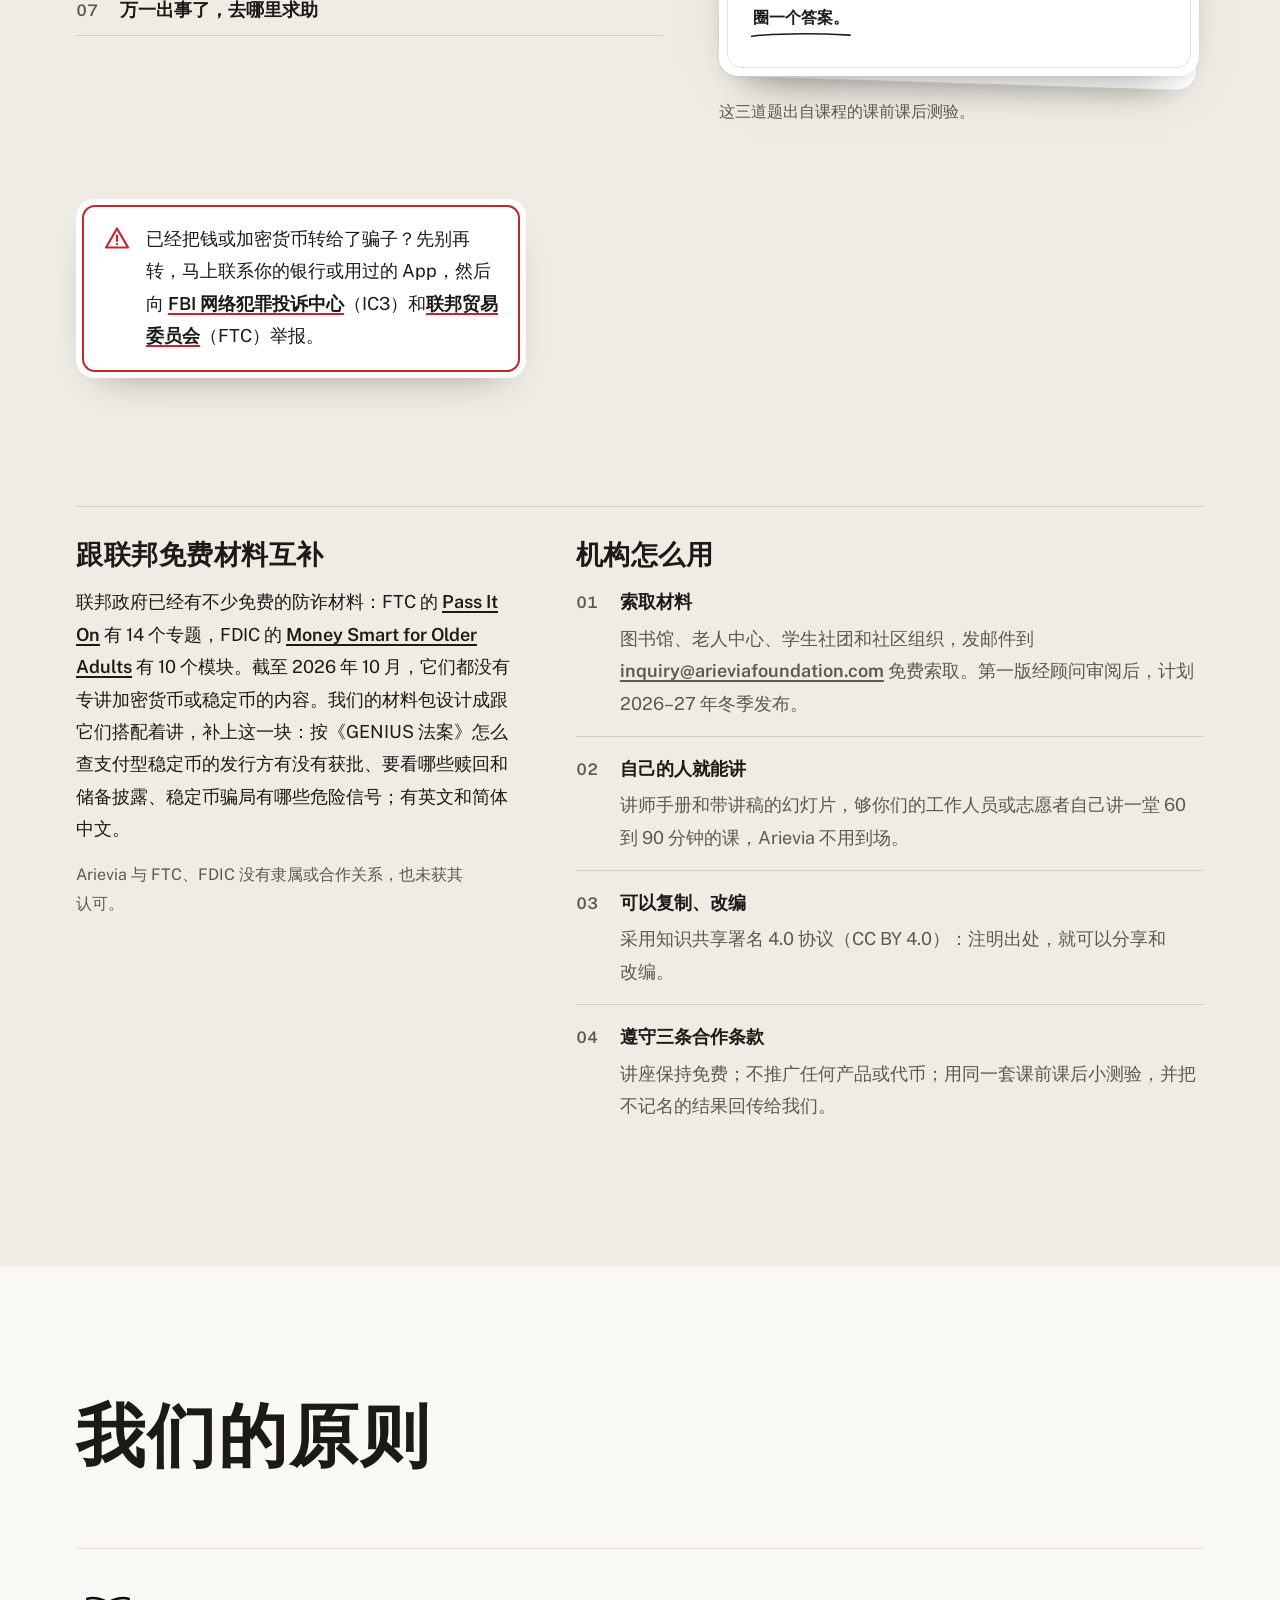
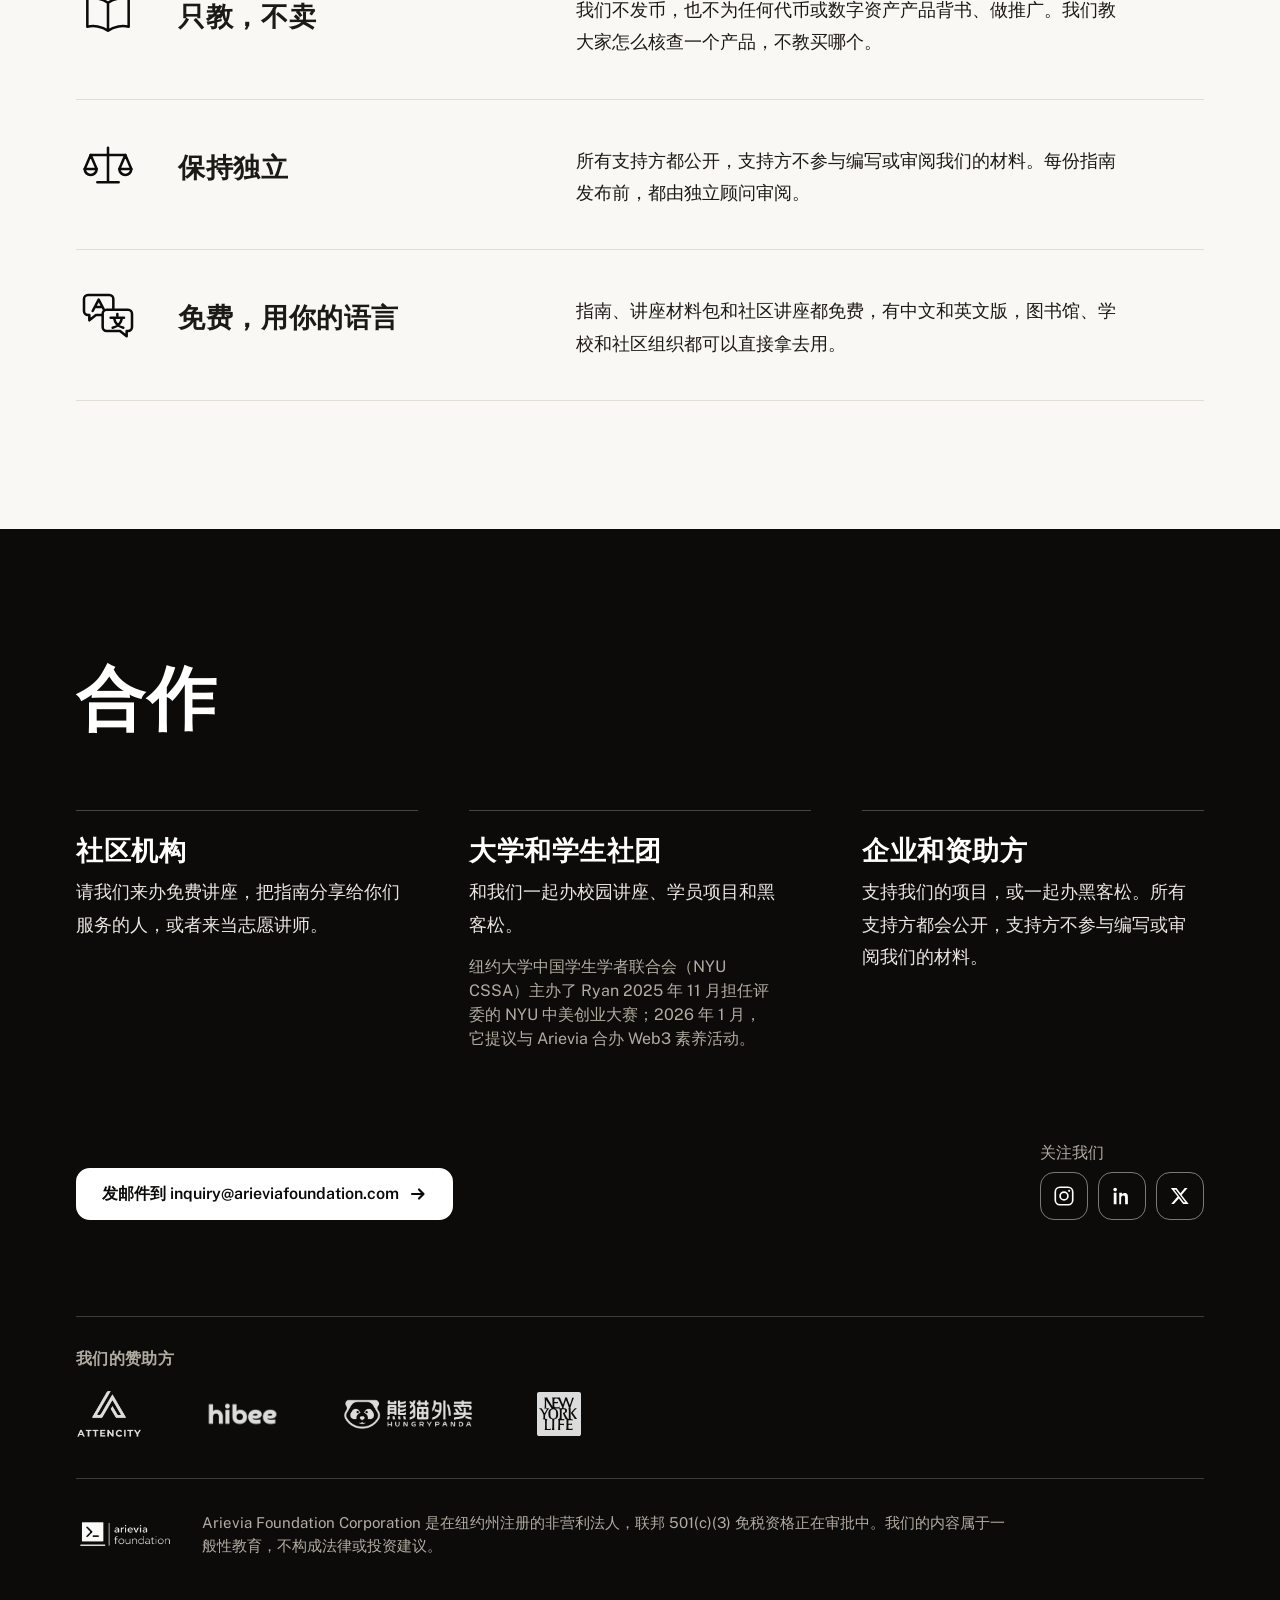
<file: zh/teach/index.html>
<!doctype html>
<html lang="zh-Hans">
<head>
  <meta charset="utf-8">
  <meta name="viewport" content="width=device-width, initial-scale=1">
  <title>我们教什么 | Arievia Foundation</title>
  <meta name="description" content="Arievia Foundation 免费的中英双语指南和讲座材料包：讲什么、测验示例、跟联邦免费材料怎么互补、机构怎么用。">
  <meta name="theme-color" content="#0c0b0a">
  <meta name="color-scheme" content="light">
  <link rel="canonical" href="https://arieviafoundation.com/zh/teach/">
  <link rel="alternate" hreflang="en" href="https://arieviafoundation.com/teach/">
  <link rel="alternate" hreflang="zh-Hans" href="https://arieviafoundation.com/zh/teach/">
  <link rel="alternate" hreflang="x-default" href="https://arieviafoundation.com/teach/">
  <meta property="og:type" content="website">
  <meta property="og:site_name" content="Arievia Foundation">
  <meta property="og:title" content="我们教什么 | Arievia Foundation">
  <meta property="og:description" content="Arievia Foundation 免费的中英双语指南和讲座材料包：讲什么、测验示例、跟联邦免费材料怎么互补、机构怎么用。">
  <meta property="og:url" content="https://arieviafoundation.com/zh/teach/">
  <meta property="og:image" content="https://arieviafoundation.com/assets/img/og.jpg">
  <meta name="twitter:card" content="summary_large_image">
  <link rel="icon" href="/assets/img/favicon-32.png" sizes="32x32">
  <link rel="icon" href="/assets/img/icon-192.png" sizes="192x192">
  <link rel="apple-touch-icon" href="/assets/img/apple-touch-icon.png">
  <link rel="manifest" href="/site.webmanifest">
  <script>document.documentElement.classList.add('js');setTimeout(function(){if(!window.__arv)document.documentElement.classList.remove('js')},2500);</script>
  <link rel="preconnect" href="https://fonts.googleapis.com">
  <link rel="preconnect" href="https://fonts.gstatic.com" crossorigin>
  <link href="https://fonts.googleapis.com/css2?family=Public+Sans:wght@300;400;600;800&display=swap" rel="stylesheet">
  <link rel="stylesheet" href="/assets/css/style.css?v=31">
  <script src="/assets/js/site.js?v=17" defer></script>
</head>
<body>
  <a class="skip" href="#main">跳到正文</a>

  <header class="site-header">
    <div class="wrap">
      <a class="brand" href="/zh/" aria-label="Arievia Foundation 首页"><img src="/assets/img/logo-white.png" alt="Arievia Foundation" width="196" height="64"></a>
      <nav class="nav" aria-label="主导航">
        <a href="/zh/#mission">使命</a>
        <a href="/zh/#work">我们做什么</a>
        <a href="/zh/teach/" aria-current="page">我们教什么</a>
        <a href="/zh/#team">团队</a>
        <a href="/zh/#events">活动</a>
        <a href="#partner">合作</a>
        <a class="lang" href="/teach/" lang="en" hreflang="en">English</a>
      </nav>
    </div>
  </header>

  <main id="main">
    <section class="page-head" aria-labelledby="page-title">
      <div class="wrap">
        <h1 id="page-title">我们教什么</h1>
        <p class="lede">免费、通俗的中英双语指南，我们服务的每一类人各有一份。</p>
      </div>
    </section>

    <section id="course" class="spot spot-page" aria-label="指南和讲座材料包">
      <div class="wrap">
        <ol class="paths">
            <li class="path path-main" data-reveal>
              <p class="path-for">给普通用户</p>
              <h3>稳定币安全须知</h3>
              <p>稳定币是什么、新的联邦法律要求了什么、决定用之前怎么核查、怎么识破骗局。</p>
              <p class="status"><span class="status-dot" aria-hidden="true"></span>草稿已完成，发布前由独立顾问审阅，计划 2026–27 年冬季发布。</p>
            </li>
            <li class="path" data-reveal>
              <p class="path-for">给创业者</p>
              <h3>创业者入门</h3>
              <p>学生和早期团队做的稳定币功能适用哪些规则（包括 2028 年的截止日），以及怎么把防欺诈和清楚的信息披露做进产品。</p>
              <p class="status"><span class="status-dot" aria-hidden="true"></span>计划 2027 年春季、校园讲座之前发布。</p>
            </li>
            <li class="path" data-reveal>
              <p class="path-for">给机构</p>
              <h3>讲座材料包</h3>
              <p>图书馆、老人中心和社区组织自己开课需要的东西都在里面，可以免费拿去用。</p>
              <ul class="kit" aria-label="讲座材料包包括"><li>幻灯片和讲稿</li><li>讲师手册</li><li>课前课后测验</li></ul>
              <p class="status"><span class="status-dot" aria-hidden="true"></span>草稿已完成，跟第一份指南一起发布。</p>
            </li>
        </ol>
        <div class="spot-grid">
          <div class="spot-copy">
            <h3 class="course-name"><span class="nobr">《稳定币安全须知》</span>里讲什么</h3>
            <p class="spot-intro">写给纽约的老人、他们的家人，以及帮助他们的人。我们不劝任何人买或用稳定币，只教大家怎么核查。</p>
            <ol class="chapters">
              <li>稳定币是什么、不是什么</li>
              <li>新的联邦法律</li>
              <li>决定之前，先查五件事</li>
              <li>保护账户，小心转账</li>
              <li>骗子怎么利用稳定币</li>
              <li>听到这些话，马上停</li>
              <li>万一出事了，去哪里求助</li>
            </ol>
          </div>
          <figure class="check" data-count="第 {n} 题，共 {t} 题" data-next="下一题" data-finish="完成" data-again="重新开始" data-hint="圈一个答案。" data-right="答对了。" data-wrong="不太对。" data-unsure="不确定就不猜，做得对。" data-answer="答案是“{a}”。" data-done="三道题做完了。">
            <div class="stack">
              <div class="sheet">
                <div class="sheet-head"><h4 class="sheet-title">小测验</h4></div>
                <div class="sheet-body">
                  <ol class="qs">
                    <li class="q">
                      <p class="q-text">稳定币跟银行存款一样，<wbr><span class="nobr">有联邦存款保险（FDIC）。</span></p>
                      <ul class="opts">
                        <li><span class="opt"><span class="lbl">对</span></span></li>
                        <li><span class="opt is-key"><span class="lbl">错<svg class="circ" viewBox="0 0 100 40" preserveAspectRatio="none" aria-hidden="true"><path pathLength="1" d="M7.9 4.4C8.6 4.3 10.6 3.9 12.1 3.7C13.7 3.6 15.2 3.4 17.3 3.3C19.4 3.2 18.2 3.1 24.7 3C31.1 3 47.6 3 56.1 3C64.5 3 70.9 3.1 75.2 3.2C79.6 3.3 80.1 3.5 81.9 3.6C83.8 3.8 85 4 86.3 4.2C87.6 4.5 88.7 4.7 89.7 5C90.7 5.3 91.5 5.6 92.3 6C93.1 6.4 93.8 6.9 94.3 7.4C94.9 8 95.4 8.5 95.8 9.5C96.2 10.5 96.5 10.4 96.7 13.4C96.8 16.4 96.9 24.7 96.7 27.5C96.6 30.3 96.4 29.7 96 30.5C95.6 31.3 95.1 31.8 94.5 32.3C93.8 32.9 93.1 33.2 92.2 33.6C91.3 33.9 90.2 34.2 89.1 34.5C87.9 34.7 86.6 34.9 85.1 35.1C83.5 35.2 82.1 35.4 79.8 35.5C77.5 35.6 79.3 35.7 71.4 35.7C63.6 35.8 41.1 35.8 32.9 35.8C24.6 35.9 24.7 35.8 21.8 35.8C18.9 35.7 17.3 35.6 15.5 35.4C13.7 35.3 12.3 35.1 11 34.8C9.7 34.5 8.7 34.2 7.8 33.8C7 33.5 6.3 33 5.7 32.5C5.1 31.9 4.7 31.4 4.4 30.6C4.1 29.9 3.9 30.2 3.8 27.9C3.7 25.7 3.7 20.1 3.8 17.1C3.8 14 4 11.3 4.2 9.6C4.3 8 4.6 7.8 4.9 7.1C5.3 6.3 5.7 5.8 6.2 5.2C6.7 4.7 7.3 4.2 8.1 3.8C8.9 3.4 9.8 3 11 2.7C12.2 2.4 13.4 2.1 15.1 1.9C16.9 1.7 20.3 1.5 21.3 1.5"/></svg></span><span class="sr key-sr">（正确答案）</span></span></li>
                        <li><span class="opt unsure"><span class="lbl">不确定</span></span></li>
                      </ul>
                      <p class="reason">没有任何稳定币有联邦存款保险。名字叫“稳定”，<wbr>不等于不会亏。</p>
                    </li>
                    <li class="q">
                      <p class="q-text">按新的联邦法律，发行稳定币的公司，<wbr>可以只因为您手上有它的币，<wbr>就给您利息。</p>
                      <ul class="opts">
                        <li><span class="opt"><span class="lbl">对</span></span></li>
                        <li><span class="opt is-key"><span class="lbl">错<svg class="circ" viewBox="0 0 100 40" preserveAspectRatio="none" aria-hidden="true"><path pathLength="1" d="M7.9 4.4C8.6 4.3 10.6 3.9 12.1 3.7C13.7 3.6 15.2 3.4 17.3 3.3C19.4 3.2 18.2 3.1 24.7 3C31.1 3 47.6 3 56.1 3C64.5 3 70.9 3.1 75.2 3.2C79.6 3.3 80.1 3.5 81.9 3.6C83.8 3.8 85 4 86.3 4.2C87.6 4.5 88.7 4.7 89.7 5C90.7 5.3 91.5 5.6 92.3 6C93.1 6.4 93.8 6.9 94.3 7.4C94.9 8 95.4 8.5 95.8 9.5C96.2 10.5 96.5 10.4 96.7 13.4C96.8 16.4 96.9 24.7 96.7 27.5C96.6 30.3 96.4 29.7 96 30.5C95.6 31.3 95.1 31.8 94.5 32.3C93.8 32.9 93.1 33.2 92.2 33.6C91.3 33.9 90.2 34.2 89.1 34.5C87.9 34.7 86.6 34.9 85.1 35.1C83.5 35.2 82.1 35.4 79.8 35.5C77.5 35.6 79.3 35.7 71.4 35.7C63.6 35.8 41.1 35.8 32.9 35.8C24.6 35.9 24.7 35.8 21.8 35.8C18.9 35.7 17.3 35.6 15.5 35.4C13.7 35.3 12.3 35.1 11 34.8C9.7 34.5 8.7 34.2 7.8 33.8C7 33.5 6.3 33 5.7 32.5C5.1 31.9 4.7 31.4 4.4 30.6C4.1 29.9 3.9 30.2 3.8 27.9C3.7 25.7 3.7 20.1 3.8 17.1C3.8 14 4 11.3 4.2 9.6C4.3 8 4.6 7.8 4.9 7.1C5.3 6.3 5.7 5.8 6.2 5.2C6.7 4.7 7.3 4.2 8.1 3.8C8.9 3.4 9.8 3 11 2.7C12.2 2.4 13.4 2.1 15.1 1.9C16.9 1.7 20.3 1.5 21.3 1.5"/></svg></span><span class="sr key-sr">（正确答案）</span></span></li>
                        <li><span class="opt unsure"><span class="lbl">不确定</span></span></li>
                      </ul>
                      <p class="reason">按新法律，发行公司不准因为您持有就付利息。<wbr>有些 App 自己发的“奖励”，<wbr>也没有存款保险。</p>
                    </li>
                    <li class="q">
                      <p class="q-text">在纽约，去哪里查<wbr>一家加密货币公司<wbr>有没有牌照？</p>
                      <ul class="opts">
                        <li><span class="opt"><span class="lbl">看手机应用商店里能不能下载</span></span></li>
                        <li><span class="opt"><span class="lbl">看对方发来的<wbr>“美国政府牌照”照片</span></span></li>
                        <li><span class="opt is-key"><span class="lbl">打电话或上网查<wbr>纽约州金融服务厅（DFS）<svg class="circ" viewBox="0 0 100 40" preserveAspectRatio="none" aria-hidden="true"><path pathLength="1" d="M7.9 4.4C8.6 4.3 10.6 3.9 12.1 3.7C13.7 3.6 15.2 3.4 17.3 3.3C19.4 3.2 18.2 3.1 24.7 3C31.1 3 47.6 3 56.1 3C64.5 3 70.9 3.1 75.2 3.2C79.6 3.3 80.1 3.5 81.9 3.6C83.8 3.8 85 4 86.3 4.2C87.6 4.5 88.7 4.7 89.7 5C90.7 5.3 91.5 5.6 92.3 6C93.1 6.4 93.8 6.9 94.3 7.4C94.9 8 95.4 8.5 95.8 9.5C96.2 10.5 96.5 10.4 96.7 13.4C96.8 16.4 96.9 24.7 96.7 27.5C96.6 30.3 96.4 29.7 96 30.5C95.6 31.3 95.1 31.8 94.5 32.3C93.8 32.9 93.1 33.2 92.2 33.6C91.3 33.9 90.2 34.2 89.1 34.5C87.9 34.7 86.6 34.9 85.1 35.1C83.5 35.2 82.1 35.4 79.8 35.5C77.5 35.6 79.3 35.7 71.4 35.7C63.6 35.8 41.1 35.8 32.9 35.8C24.6 35.9 24.7 35.8 21.8 35.8C18.9 35.7 17.3 35.6 15.5 35.4C13.7 35.3 12.3 35.1 11 34.8C9.7 34.5 8.7 34.2 7.8 33.8C7 33.5 6.3 33 5.7 32.5C5.1 31.9 4.7 31.4 4.4 30.6C4.1 29.9 3.9 30.2 3.8 27.9C3.7 25.7 3.7 20.1 3.8 17.1C3.8 14 4 11.3 4.2 9.6C4.3 8 4.6 7.8 4.9 7.1C5.3 6.3 5.7 5.8 6.2 5.2C6.7 4.7 7.3 4.2 8.1 3.8C8.9 3.4 9.8 3 11 2.7C12.2 2.4 13.4 2.1 15.1 1.9C16.9 1.7 20.3 1.5 21.3 1.5"/></svg></span><span class="sr key-sr">（正确答案）</span></span></li>
                        <li><span class="opt unsure"><span class="lbl">不确定</span></span></li>
                      </ul>
                      <p class="reason">打电话给纽约州金融服务厅（DFS），<wbr>可以要免费翻译；<wbr>也可以请家人上网查<wbr>它的受监管机构名单。</p>
                    </li>
                  </ol>
                  <div class="check-end"><p>我们的讲座设计成<wbr>开头和结尾<wbr>各做一次<wbr>完整的小测验，<wbr>不用写名字，<wbr>这样就能看出<wbr>大家学到了什么。</p></div>
                </div>
              </div>
            </div>
            <figcaption>这三道题出自课程的课前课后测验。</figcaption>
          </figure>
          <p class="report"><svg class="report-icon" width="26" height="24" viewBox="0 0 26 24" aria-hidden="true"><path d="M13 2.5 24 21.5H2L13 2.5Z"/><path d="M13 9.5v5.5m0 3v.2"/></svg>已经把钱或加密货币转给了骗子？先别再转，马上联系你的银行或用过的 App，然后向 <a href="https://www.ic3.gov/">FBI 网络犯罪投诉中心</a>（IC3）和<a href="https://reportfraud.ftc.gov/">联邦贸易委员会</a>（FTC）举报。</p>
        </div>
        <div class="kit-use">
          <div>
            <h3>跟联邦免费材料互补</h3>
            <p>联邦政府已经有不少免费的防诈材料：FTC 的 <a href="https://www.ftc.gov/PassItOn">Pass It On</a> 有 14 个专题，FDIC 的 <a href="https://www.fdic.gov/consumer-resource-center/money-smart-older-adults">Money Smart for Older Adults</a> 有 10 个模块。截至 2026 年 10 月，它们都没有专讲加密货币或稳定币的内容。我们的材料包设计成跟它们搭配着讲，补上这一块：按《GENIUS 法案》怎么查支付型稳定币的发行方有没有获批、要看哪些赎回和储备披露、稳定币骗局有哪些危险信号；有英文和简体中文。</p>
            <p class="fine">Arievia 与 FTC、FDIC 没有隶属或合作关系，也未获其认可。</p>
          </div>
          <div>
            <h3>机构怎么用</h3>
            <ol class="use-steps">
              <li><div><strong>索取材料</strong><span>图书馆、老人中心、学生社团和社区组织，发邮件到 <a href="mailto:inquiry@arieviafoundation.com">inquiry@arieviafoundation.com</a> 免费索取。第一版经顾问审阅后，计划 2026–27 年冬季发布。</span></div></li>
              <li><div><strong>自己的人就能讲</strong><span>讲师手册和带讲稿的幻灯片，够你们的工作人员或志愿者自己讲一堂 60 到 90 分钟的课，Arievia 不用到场。</span></div></li>
              <li><div><strong>可以复制、改编</strong><span>采用知识共享署名 4.0 协议（CC BY 4.0）：注明出处，就可以分享和改编。</span></div></li>
              <li><div><strong>遵守三条合作条款</strong><span>讲座保持免费；不推广任何产品或代币；用同一套课前课后小测验，并把不记名的结果回传给我们。</span></div></li>
            </ol>
          </div>
        </div>
      </div>
    </section>

    <section class="principles" aria-labelledby="principles-title">
      <div class="wrap">
        <h2 id="principles-title" class="section-title">我们的原则</h2>
        <div class="three">
          <div class="principle" data-reveal>
            <span class="pict" aria-hidden="true"><svg viewBox="0 0 48 48"><path pathLength="1" d="M24 15.5C19.5 12 13 11.5 8.5 12.5v21c4.5-1 11-.5 15.5 3 4.5-3.5 11-4 15.5-3v-21c-4.5-1-11-.5-15.5 3Zm0 0v21"/></svg></span>
            <h3>只教，不卖</h3>
            <p>我们不发币，也不为任何代币或数字资产产品背书、做推广。我们教大家怎么核查一个产品，不教买哪个。</p>
          </div>
          <div class="principle" data-reveal>
            <span class="pict" aria-hidden="true"><svg viewBox="0 0 48 48"><path pathLength="1" d="M24 11v26m-8 0h16M11 16.5h26M24 11.5v5"/><path pathLength="1" d="M11 16.5 6.5 27h9L11 16.5Zm26 0L32.5 27h9L37 16.5Z"/><path pathLength="1" d="M6.5 27a4.5 4.5 0 0 0 9 0m17 0a4.5 4.5 0 0 0 9 0"/></svg></span>
            <h3>保持独立</h3>
            <p>所有支持方都公开，支持方不参与编写或审阅我们的材料。每份指南发布前，都由独立顾问审阅。</p>
          </div>
          <div class="principle" data-reveal>
            <span class="pict" aria-hidden="true"><svg viewBox="0 0 48 48"><path pathLength="1" d="M9 9h16a3 3 0 0 1 3 3v9a3 3 0 0 1-3 3H15l-5 4v-4H9a3 3 0 0 1-3-3v-9a3 3 0 0 1 3-3Z"/><path pathLength="1" d="M12.5 21 17 12.5l4.5 8.5m-7.2-3h5.4"/><path pathLength="1" class="fill" d="M23 20h16a3 3 0 0 1 3 3v10a3 3 0 0 1-3 3h-1v4l-5-4h-10a3 3 0 0 1-3-3V23a3 3 0 0 1 3-3Z"/><path pathLength="1" d="M31 23.2v1.6m-5 1.2h10m-7.5 0c.6 4 2.6 6.6 7 7.6m-1-7.6c-.6 4-2.6 6.6-7 7.6"/></svg></span>
            <h3>免费，用你的语言</h3>
            <p>指南、讲座材料包和社区讲座都免费，有中文和英文版，图书馆、学校和社区组织都可以直接拿去用。</p>
          </div>
        </div>
      </div>
    </section>
  </main>

  <footer id="partner" class="partner band-green" aria-labelledby="partner-title">
    <div class="wrap">
      <h2 id="partner-title" class="section-title">合作</h2>
      <ul class="tracks">
        <li data-reveal>
          <h3>社区机构</h3>
          <p>请我们来办免费讲座，把指南分享给你们服务的人，或者来当志愿讲师。</p>
        </li>
        <li data-reveal>
          <h3>大学和学生社团</h3>
          <p>和我们一起办校园讲座、学员项目和黑客松。</p>
          <p class="track-note">纽约大学中国学生学者联合会（NYU CSSA）主办了 Ryan 2025 年 11 月担任评委的 NYU 中美创业大赛；2026 年 1 月，它提议与 Arievia 合办 Web3 素养活动。</p>
        </li>
        <li data-reveal>
          <h3>企业和资助方</h3>
          <p>支持我们的项目，或一起办黑客松。所有支持方都会公开，支持方不参与编写或审阅我们的材料。</p>
        </li>
      </ul>

      <div class="cols">
        <div>
          <a class="btn btn-solid" href="mailto:inquiry@arieviafoundation.com">发邮件到 inquiry@arieviafoundation.com<svg class="arrow" width="18" height="18" viewBox="0 0 18 18" aria-hidden="true"><path d="M3 9h11M10 4.5 14.5 9 10 13.5"/></svg></a>
        </div>
        <dl class="contact">
          <dt>关注我们</dt>
          <dd class="social">
            <a href="https://www.instagram.com/arieviafoundation/" aria-label="Instagram"><svg width="22" height="22" viewBox="0 0 24 24" aria-hidden="true"><rect x="2.5" y="2.5" width="19" height="19" rx="5" fill="none" stroke="currentColor" stroke-width="1.8"/><circle cx="12" cy="12" r="4.3" fill="none" stroke="currentColor" stroke-width="1.8"/><circle cx="17.6" cy="6.4" r="1.2" fill="currentColor"/></svg></a>
            <a href="https://www.linkedin.com/company/arieviafoundation" aria-label="LinkedIn"><svg width="22" height="22" viewBox="0 0 24 24" aria-hidden="true"><path fill="currentColor" d="M4.5 3a2 2 0 1 1 0 4 2 2 0 0 1 0-4zM3 8.5h3V21H3zM9 8.5h2.9v1.7h.04c.4-.76 1.38-1.56 2.85-1.56 3.05 0 3.61 2 3.61 4.6V21h-3v-6.1c0-1.46-.03-3.33-2.03-3.33-2.03 0-2.34 1.59-2.34 3.23V21H9z"/></svg></a>
            <a href="https://x.com/arieviafdn" aria-label="X"><svg width="20" height="20" viewBox="0 0 24 24" aria-hidden="true"><path fill="currentColor" d="M17.8 2.5h3.3l-7.2 8.2 8.5 10.8h-6.6l-5.2-6.6-5.9 6.6H1.4l7.7-8.8L1 2.5h6.8l4.7 6.1zm-1.2 17h1.8L6.9 4.4H5z"/></svg></a>
          </dd>
        </dl>
      </div>

      <div class="sponsors">
        <h2 class="sponsors-title">我们的赞助方</h2>
        <ul class="sponsor-list">
          <li><img class="sp-attencity" src="/assets/img/sponsors/attencity.png" alt="Attencity" width="232" height="170" loading="lazy"></li>
          <li><img class="sp-hibee" src="/assets/img/sponsors/hibee.png" alt="Hibee International Consulting" width="170" height="60" loading="lazy"></li>
          <li><img class="sp-hungrypanda" src="/assets/img/sponsors/hungrypanda.png" alt="HungryPanda" width="384" height="89" loading="lazy"></li>
          <li><img class="sp-nyl" src="/assets/img/sponsors/new-york-life.svg" alt="New York Life" width="48" height="48" loading="lazy"></li>
        </ul>
      </div>

      <div class="legal">
        <img src="/assets/img/logo-white.png" alt="" width="104" height="34">
        <p>Arievia Foundation Corporation 是在纽约州注册的非营利法人，联邦 501(c)(3) 免税资格正在审批中。我们的内容属于一般性教育，不构成法律或投资建议。</p>
      </div>
    </div>
  </footer>
</body>
</html>
</file>
<file: assets/css/style.css>
/* Arievia Foundation — site styles (v4, "safety signage")
   Colors: Arievia's warm near-black / warm white.
   Layout and motion from the "safety signage" variant; red is reserved for scam warning signs and the
   "already sent money?" note. Signs = rounded plates with an inset white rule. */

:root {
  --green: #0c0b0a;        /* header, hero, footer; also theme-color */
  --green-deep: #1a1816;
  --green-ink: #1c1a17;    /* focus ring on light grounds */
  --on-green: #ebe7e1;     /* body text on green, 6.6:1 */
  --muted-green: #b3aca2;  /* captions on green, 5.3:1 */
  --mint: #e6dfd3;         /* line art on night */
  --apricot: #f1eadf;      /* hand-drawn underline, focus on dark */

  --night: #0c0b0a;
  --on-dark: #ebe7e1;
  --muted-dark: #b3aca2;   /* 8.7:1 on night */

  --paper: #faf8f5;
  --sage: #efebe5;
  --white: #ffffff;
  --ink: #1c1a17;
  --muted: #5f5850;        /* 7:1 on paper */
  --dim: #8f877e;          /* unread mission words, 3.3:1 (large text) */
  --rule: #e2ddd5;

  --flag: #c4262c;         /* warning red on light, 5.3:1 */

  --font: "Public Sans", "PingFang SC", "Hiragino Sans GB", "Noto Sans SC", "Microsoft YaHei", system-ui, sans-serif;

  --s-small: 15px;
  --s-body: 18px;
  --s-lead: clamp(20px, 1.6vw, 23px);
  --s-head: clamp(23px, 2.1vw, 29px);
  --s-title: clamp(40px, 5.4vw, 80px);
  --s-display: clamp(46px, 6vw, 88px);

  --wrap: 1240px;
  --gutter: clamp(20px, 4.5vw, 56px);
  --col-gap: clamp(24px, 4vw, 64px);
  --section: clamp(84px, 10vw, 144px);

  --ease: cubic-bezier(0.16, 1, 0.3, 1);
  --ease-io: cubic-bezier(0.65, 0, 0.35, 1);
}

*, *::before, *::after { box-sizing: border-box; }
/* Safari 26 tints its toolbar from the page background: paint it the header green. */
html { -webkit-text-size-adjust: 100%; scroll-behavior: smooth; background-color: var(--green); scrollbar-color: #8f877e transparent; }
@media (prefers-reduced-motion: reduce) { html { scroll-behavior: auto; } }

body {
  margin: 0;
  font-family: var(--font);
  font-size: var(--s-body);
  line-height: 1.6;
  color: var(--ink);
  background-color: var(--green);
}
:lang(zh) body { line-height: 1.8; text-spacing-trim: trim-start; }
:root:lang(zh) { --s-small: 16px; }

main { overflow-x: clip; }  /* elements waiting to slide in must not widen the page */
img { max-width: 100%; height: auto; display: block; }
a { color: inherit; text-underline-offset: 3px; text-decoration-thickness: 1.5px; }
h1, h2, h3, h4 { text-wrap: balance; }
p, li, dd { text-wrap: pretty; }

:focus-visible { outline: 3px solid var(--green-ink); outline-offset: 3px; border-radius: 6px; }
.site-header :focus-visible, .hero :focus-visible, .band-dark :focus-visible, .band-green :focus-visible { outline-color: var(--apricot); }
::selection { background: var(--green); color: var(--white); }
.hero ::selection, .band-dark ::selection, .band-green ::selection { background: var(--apricot); color: var(--green-ink); }

.wrap { max-width: var(--wrap); margin: 0 auto; padding: 0 var(--gutter); }
.nobr { display: inline-block; }

.skip { position: absolute; left: -999px; top: 8px; background: var(--white); color: var(--green-ink); font-weight: 600; padding: 10px 16px; border-radius: 10px; z-index: 10; }
.skip:focus { left: 8px; }
.skip:focus-visible { outline-color: var(--apricot); }

/* ---------- Bands ---------- */
.band-dark { background: var(--night); color: var(--white); }
.band-dark p { color: var(--on-dark); }
.band-green { background: var(--green); color: var(--white); }
.band-green p { color: var(--on-green); }

.section-title {
  font-weight: 800;
  font-size: var(--s-title);
  line-height: 1;
  letter-spacing: -0.035em;
  margin: 0 0 clamp(40px, 5.5vw, 76px);
}
:lang(zh) .section-title { font-weight: 600; letter-spacing: 0.03em; line-height: 1.2; }

/* ---------- Header ---------- */
.site-header { background: var(--green); color: var(--white); }
.site-header .wrap { display: flex; align-items: center; justify-content: space-between; gap: 24px; padding-top: 18px; padding-bottom: 18px; }
.brand { display: block; border-radius: 6px; }
.brand img { height: 40px; width: auto; }
.nav { display: flex; flex-wrap: wrap; align-items: center; column-gap: clamp(16px, 2.4vw, 30px); font-size: 16px; }
.nav a { position: relative; display: inline-flex; align-items: center; min-height: 44px; text-decoration: none; color: var(--on-green); transition: color .2s; }
.nav a:not(.lang)::after {
  content: ""; position: absolute; left: 0; right: 0; bottom: 7px; height: 2px; border-radius: 2px;
  background: var(--apricot); transform: scaleX(0); transform-origin: left; transition: transform .35s var(--ease);
}
.nav a:hover, .nav a.is-active { color: var(--white); }
.nav a:hover::after, .nav a.is-active::after { transform: scaleX(1); }
.nav .lang { color: var(--white); font-weight: 600; padding: 0 16px; border: 1.5px solid rgba(255, 255, 255, .55); border-radius: 999px; transition: background-color .2s, color .2s, border-color .2s; }
.nav .lang:hover { background: var(--white); color: var(--green); border-color: var(--white); }
@media (max-width: 900px) {
  /* one row: logo, "Partner with us", language. The page is one scroll; section links add a second row. */
  .site-header .wrap { flex-wrap: nowrap; padding-top: 12px; padding-bottom: 12px; }
  .brand img { height: 32px; }
  .nav { flex-wrap: nowrap; column-gap: 16px; }
  .nav a:not(.lang):not([href="#partner"]) { display: none; }
  .nav .lang { padding: 0 14px; }
}

/* ---------- Buttons ---------- */
.buttons { display: flex; flex-wrap: wrap; gap: 12px; }
.btn {
  display: inline-flex; align-items: center; gap: 10px; min-height: 52px;
  padding: 12px 24px; border-radius: 14px;
  text-decoration: none; font-size: 16px; font-weight: 600; line-height: 1.3;
  color: var(--white); border: 2px solid rgba(255, 255, 255, .7); background: transparent;
  transition: background-color .2s, color .2s, border-color .2s, transform .15s var(--ease);
}
.btn:hover { background: rgba(255, 255, 255, .12); border-color: var(--white); }
.btn:active { transform: translateY(1px) scale(.98); }
.btn-solid { background: var(--white); color: var(--green); border-color: var(--white); }
.btn-solid:hover { background: var(--apricot); border-color: var(--apricot); color: var(--green-ink); }
.btn .arrow { flex: none; fill: none; stroke: currentColor; stroke-width: 2.2; stroke-linecap: round; stroke-linejoin: round; transition: transform .3s var(--ease); }
.btn:hover .arrow { transform: translateX(4px); }

/* ---------- Hero ---------- */
.hero { background: var(--green); color: var(--white); padding: clamp(36px, 5vw, 72px) 0 clamp(72px, 9vw, 128px); }
.hero .wrap { display: grid; grid-template-columns: minmax(0, 13fr) minmax(0, 11fr); grid-template-rows: auto 1fr; column-gap: var(--col-gap); align-items: end; }
.hero h1 {
  grid-column: 1; grid-row: 1;
  font-weight: 800;
  font-size: min(clamp(40px, 6vw, 88px), 9.4vh, 74px);  /* 74px cap keeps "understand how." on one line; vh keeps short windows to one screen */
  line-height: 1;
  letter-spacing: -0.04em;
  margin: 0 0 clamp(28px, 3.4vw, 44px);
}
:lang(zh) .hero h1 { font-weight: 600; letter-spacing: 0.02em; line-height: 1.22; max-width: none; }
/* two-tier headline: a quieter lead-in line, then the statement */
.h1-lead { display: block; font-size: .56em; line-height: 1.1; letter-spacing: -0.03em; color: var(--muted-green); margin-bottom: .22em; }
:lang(zh) .h1-lead { letter-spacing: 0.02em; margin-bottom: .12em; }
.js .hero h1 .ln.ln-block { display: block; width: fit-content; }
.mark { position: relative; display: inline-block; }
.mark-line {
  position: absolute; left: -3%; width: 106%; bottom: -0.15em; height: 0.2em; overflow: visible;
  fill: none; stroke: var(--apricot); stroke-width: 7; stroke-linecap: round;
}
.mark-line path { stroke-dasharray: 1; stroke-dashoffset: 0; }
.hero .lede { font-size: var(--s-lead); line-height: 1.5; margin: 0 0 32px; max-width: 32ch; color: var(--on-green); }
:lang(zh) .hero .lede { max-width: 23em; word-break: keep-all; overflow-wrap: anywhere; }
.hero-copy { grid-column: 1; grid-row: 2; }
.hero-photo { grid-column: 2; grid-row: 1 / span 2; margin: 0; }
.frame { position: relative; border-radius: 20px; overflow: hidden; aspect-ratio: 5 / 4; background: var(--green-deep); }
.frame img { width: 100%; height: 100%; object-fit: cover; object-position: 50% 45%; }
.frame::after { content: ""; position: absolute; inset: 9px; border: 1px solid rgba(255, 255, 255, .16); border-radius: 13px; pointer-events: none; }
/* blend the photo into the black hero: soft fade at the bottom and left */
.frame::before { content: ""; position: absolute; inset: 0; z-index: 1; pointer-events: none; background: linear-gradient(to top, rgba(12, 11, 10, .55), rgba(12, 11, 10, 0) 38%), linear-gradient(to bottom, rgba(12, 11, 10, .45), rgba(12, 11, 10, 0) 18%), linear-gradient(to right, rgba(12, 11, 10, .35), rgba(12, 11, 10, 0) 22%); }
.hero-photo figcaption { font-size: var(--s-small); line-height: 1.5; color: var(--muted-green); margin-top: 14px; max-width: 64ch; }
@media (max-width: 860px) {
  .hero .wrap { grid-template-columns: 1fr; grid-template-rows: auto; }
  .hero-copy { grid-row: auto; }
  .hero-photo { grid-column: 1; grid-row: auto; margin-top: 44px; }
  .frame { aspect-ratio: 3 / 2; }
  .frame { border-radius: 16px; }
  .frame::after { inset: 7px; border-radius: 11px; }
}

/* First screen is all black: the hero fills the viewport
   under the header, and the photo stays inside the black band. */
.hero { min-height: calc(100vh - var(--header-h, 76px)); min-height: calc(100svh - var(--header-h, 76px)); display: flex; align-items: center; }
.hero > .wrap { width: 100%; }
@media (min-width: 861px) {
  .hero { overflow-x: clip; padding: clamp(32px, 5vh, 64px) 0 clamp(48px, 8vh, 96px); }
  .hero-photo {
    position: relative; z-index: 2;
    margin-right: calc(-1 * ((100vw - min(100vw, var(--wrap))) / 2 + var(--gutter)));
  }
  .hero-photo .frame { aspect-ratio: 4 / 3; border-radius: 20px 0 0 20px; }
  .hero-photo .frame::after { inset: 9px 0 9px 9px; border-right: 0; border-radius: 13px 0 0 13px; }
  .hero-photo figcaption { max-width: 52ch; color: var(--muted-dark); }
  :lang(zh) .hero-photo figcaption { max-width: 30em; }
}

/* Hero entrance (only when JS runs; final state is the default) */
.js .hero h1 .ln { display: inline-block; overflow: hidden; vertical-align: top; padding-bottom: .22em; margin-bottom: -.22em; }
.js .hero h1 .ln > span { display: inline-block; transform: translateY(115%); transition: transform 1s var(--ease); transition-delay: calc(var(--i, 0) * 70ms + 80ms); }
.js .mark-line path { stroke-dashoffset: 1; opacity: 0; transition: stroke-dashoffset .9s var(--ease-io) 1.05s, opacity 0s linear 1.05s; }
.js .hero-copy > * { opacity: 0; transform: translateY(18px); transition: opacity .8s var(--ease), transform .9s var(--ease); }
.js .hero-copy .lede { transition-delay: .55s; }
.js .hero-copy .buttons { transition-delay: .7s; }
.js .hero-photo .frame { clip-path: inset(100% -80px 0 -80px); transition: clip-path 1.2s var(--ease) .3s; }
.js .hero-photo img { transform: scale(1.14); transition: transform 2.2s var(--ease) .3s; }
.js .hero-photo figcaption { opacity: 0; transition: opacity .8s ease 1.1s; }
.js.loaded .hero h1 .ln > span { transform: none; }
.js.loaded .mark-line path { stroke-dashoffset: 0; opacity: 1; }
.js.loaded .hero-copy > * { opacity: 1; transform: none; }
.js.loaded .hero-photo .frame { clip-path: inset(-80px); }
.js.loaded .hero-photo img { transform: none; }
.js.loaded .hero-photo figcaption { opacity: 1; }

/* ---------- Reveal on scroll ---------- */
.js [data-reveal] { opacity: 0; transform: translateY(28px); transition: opacity .8s var(--ease), transform 1s var(--ease); transition-delay: var(--delay, 0s); }
.js [data-reveal].in { opacity: 1; transform: none; }

/* ---------- Mission ---------- */
.mission { background: var(--paper); padding: var(--section) 0 clamp(64px, 8vw, 112px); }
.mission .wrap { display: grid; grid-template-columns: minmax(0, 4fr) minmax(0, 8fr); column-gap: var(--col-gap); }
.mission .section-title { grid-column: 1 / -1; }
.mission .mission-statement {
  grid-column: 2; margin: 0;
  font-size: clamp(30px, 3.7vw, 52px); line-height: 1.16; font-weight: 600;
  letter-spacing: -0.02em; color: var(--ink); max-width: 24ch;
}
:lang(zh) .mission .mission-statement { word-break: keep-all; letter-spacing: 0.02em; line-height: 1.5; max-width: 15em; }
.js .mission-statement .w { color: var(--dim); transition: color .45s ease; }
.js .mission-statement .w.lit { color: var(--ink); }
@media (max-width: 860px) { .mission .wrap { grid-template-columns: 1fr; } .mission .mission-statement { grid-column: 1; } }

/* Who we serve: three audiences under the mission */
.serve { grid-column: 1 / -1; margin-top: clamp(80px, 10vw, 136px); }
.sub-title { font-size: clamp(26px, 2.6vw, 36px); font-weight: 800; letter-spacing: -0.025em; line-height: 1.1; margin: 0 0 clamp(28px, 3.4vw, 44px); }
:lang(zh) .sub-title { font-weight: 600; letter-spacing: 0.03em; }
.serve-grid { list-style: none; margin: 0; padding: 0; display: grid; grid-template-columns: repeat(3, minmax(0, 1fr)); column-gap: var(--col-gap); }
.serve-grid li { position: relative; padding-top: 30px; }
.serve-grid li::before { content: ""; position: absolute; left: 0; right: 0; top: 0; height: 2px; background: var(--ink); transform-origin: left; }
.js .serve-grid li[data-reveal]::before { transform: scaleX(0); transition: transform 1.2s var(--ease) calc(var(--delay, 0s) + .1s); }
.js .serve-grid li[data-reveal].in::before { transform: none; }
.serve-grid h3 { margin: 18px 0 10px; font-size: var(--s-head); font-weight: 800; line-height: 1.15; letter-spacing: -0.02em; }
:lang(zh) .serve-grid h3 { font-weight: 600; letter-spacing: 0.02em; }
.goal-n { display: inline-grid; place-items: center; width: 1.5em; height: 1.5em; margin-right: .45em; border-radius: 50%; border: 1.5px solid var(--ink); font-size: .62em; font-weight: 700; letter-spacing: 0; vertical-align: .25em; font-variant-numeric: tabular-nums; }
.serve-grid p { margin: 0; color: var(--muted); max-width: 40ch; }
:lang(zh) .serve-grid p { max-width: 22em; }
.js .serve-grid li[data-reveal] .pict path { stroke-dasharray: 1; stroke-dashoffset: 1; transition: stroke-dashoffset 1.5s var(--ease-io) calc(var(--delay, 0s) + .25s); }
.js .serve-grid li[data-reveal].in .pict path { stroke-dashoffset: 0; }
.serve-grid li:hover .pict { transform: rotate(-5deg) scale(1.06); }
@media (max-width: 860px) {
  .serve-grid { grid-template-columns: 1fr; row-gap: 40px; }
  .serve-grid li { display: grid; grid-template-columns: 56px minmax(0, 1fr); column-gap: 20px; }
  .serve-grid .pict { grid-row: 1 / span 2; }
  .serve-grid h3 { margin-top: 4px; }
  .serve-grid .pict, .serve-grid .pict svg { width: 52px; height: 52px; }
}

/* ---------- Why now: the law's timeline ---------- */
.why { padding: var(--section) 0; }
.why-lead { margin: 0 0 clamp(56px, 7vw, 96px); font-size: clamp(28px, 3.2vw, 46px); line-height: 1.18; font-weight: 600; letter-spacing: -0.02em; max-width: 26ch; }
.band-dark .why-lead { color: var(--white); }
:lang(zh) .why-lead { letter-spacing: 0.02em; line-height: 1.45; max-width: 18em; word-break: keep-all; overflow-wrap: anywhere; }
.timeline { position: relative; list-style: none; margin: 0; padding: 0; display: grid; grid-template-columns: repeat(3, minmax(0, 1fr)); column-gap: var(--col-gap); }
.timeline::before { content: ""; position: absolute; left: 0; right: 0; top: 9px; height: 2px; background: rgba(255, 255, 255, .22); transform-origin: left; }
.timeline li { position: relative; padding-top: 44px; }
.timeline li::before { content: ""; position: absolute; left: 0; top: 0; width: 20px; height: 20px; border-radius: 50%; background: var(--night); border: 2px solid var(--mint); box-sizing: border-box; }
.timeline li:nth-child(2)::before { background: var(--apricot); border-color: var(--apricot); box-shadow: 0 0 0 6px rgba(241, 234, 223, .12); }
.timeline time { display: block; font-size: clamp(24px, 2.4vw, 34px); font-weight: 800; letter-spacing: -0.025em; line-height: 1.1; color: var(--white); margin-bottom: 14px; }
:lang(zh) .timeline time { font-weight: 600; letter-spacing: 0.02em; font-size: clamp(22px, 2vw, 28px); }
.timeline p { margin: 0; max-width: 32ch; }
:lang(zh) .timeline p { max-width: 17em; }
.why-note { margin: clamp(64px, 8vw, 104px) 0 0; padding-top: 28px; border-top: 1px solid rgba(255, 255, 255, .14); font-size: var(--s-lead); line-height: 1.5; max-width: 56ch; }
:lang(zh) .why-note { max-width: 32em; }
.why-note .src { display: block; margin-top: 10px; font-size: var(--s-small); color: var(--muted-dark); }
/* the line draws left to right, then each date lands on it */
.js .timeline[data-reveal] { opacity: 1; transform: none; }
.js .timeline[data-reveal]::before { transform: scaleX(0); transition: transform 1.8s var(--ease-io) .1s; }
.js .timeline[data-reveal].in::before { transform: none; }
.js .timeline[data-reveal] li { opacity: 0; transform: translateY(22px); transition: opacity .8s var(--ease), transform 1s var(--ease); }
.js .timeline[data-reveal] li::before { transform: scale(0); transition: transform .6s var(--ease); }
.js .timeline[data-reveal].in li, .js .timeline[data-reveal].in li::before { opacity: 1; transform: none; }
.js .timeline[data-reveal] li:nth-child(1), .js .timeline[data-reveal] li:nth-child(1)::before { transition-delay: .25s; }
.js .timeline[data-reveal] li:nth-child(2), .js .timeline[data-reveal] li:nth-child(2)::before { transition-delay: .8s; }
.js .timeline[data-reveal] li:nth-child(3), .js .timeline[data-reveal] li:nth-child(3)::before { transition-delay: 1.35s; }
@media (max-width: 860px) {
  .timeline { grid-template-columns: 1fr; row-gap: 40px; padding-left: 40px; }
  .timeline::before { left: 9px; right: auto; top: 10px; bottom: 10px; width: 2px; height: auto; transform-origin: top; }
  .js .timeline[data-reveal]::before { transform: scaleY(0); }
  .timeline li { padding-top: 0; }
  .timeline li::before { left: -40px; top: 6px; }
}

/* ---------- How we work ---------- */
.principles { background: var(--paper); padding: var(--section) 0; }
.principles .three { border-bottom: 1px solid var(--rule); }
.principle {
  position: relative;
  display: grid; grid-template-columns: 64px minmax(0, 4fr) minmax(0, 7fr); column-gap: clamp(20px, 3vw, 40px);
  align-items: start; padding: clamp(28px, 3.4vw, 40px) 0;
}
.principle::before { content: ""; position: absolute; left: 0; right: 0; top: 0; height: 1px; background: var(--rule); transform-origin: left; }
.js .principle[data-reveal]::before { transform: scaleX(0); transition: transform 1.2s var(--ease) calc(var(--delay, 0s) + .1s); }
.js .principle[data-reveal].in::before { transform: none; }
.principle h3 { margin: 10px 0 0; font-size: var(--s-head); font-weight: 800; line-height: 1.15; letter-spacing: -0.02em; color: var(--ink); }
:lang(zh) .principle h3 { font-weight: 600; letter-spacing: 0.02em; line-height: 1.35; }
.principle p { margin: 6px 0 0; color: var(--ink); max-width: 52ch; }
:lang(zh) .principle p { max-width: 30em; }

/* Pictograms: line drawings in the safety green, sitting in flow beside each commitment */
.pict { display: block; width: 64px; height: 64px; margin-top: -6px; transition: transform .45s var(--ease); }
.pict svg { width: 64px; height: 64px; fill: none; stroke: var(--green); stroke-width: 1.9; stroke-linecap: round; stroke-linejoin: round; }
.pict .fill { fill: var(--paper); }
.js .principle[data-reveal] .pict path { stroke-dasharray: 1; stroke-dashoffset: 1; transition: stroke-dashoffset 1.5s var(--ease-io) calc(var(--delay, 0s) + .25s); }
.js .principle[data-reveal].in .pict path { stroke-dashoffset: 0; }
.principle:hover .pict { transform: rotate(-5deg) scale(1.06); }
@media (max-width: 860px) {
  .principle { grid-template-columns: 56px minmax(0, 1fr); row-gap: 8px; }
  .principle p { grid-column: 2; margin-top: 0; }
  .pict, .pict svg { width: 52px; height: 52px; }
}

/* ---------- What we do: four programs, the first one featured ---------- */
.work { background: var(--paper); padding: 0 0 var(--section); }
.work-head { display: grid; grid-template-columns: minmax(0, 6fr) minmax(0, 6fr); column-gap: var(--col-gap); align-items: end; margin-bottom: clamp(40px, 5.5vw, 76px); padding-top: var(--section); }
.work-head .section-title { margin: 0; }
.work-intro { margin: 0; font-size: var(--s-lead); line-height: 1.5; color: var(--muted); max-width: 30ch; }
:lang(zh) .work-intro { max-width: 17em; }
.work-grid {
  list-style: none; margin: 0; padding: 0;
  display: grid; grid-template-columns: minmax(0, 6fr) minmax(0, 6fr); column-gap: var(--col-gap);
}
.work-grid li { display: grid; grid-template-columns: 96px minmax(0, 1fr); column-gap: 28px; align-content: start; padding: 32px 0; border-top: 1px solid var(--rule); }
.work-grid li:first-child { grid-row: 1 / span 3; display: block; padding: 0 var(--col-gap) 0 0; border-top: 0; border-right: 1px solid var(--rule); }
.work-grid li:nth-child(2) { border-top: 0; padding-top: 0; }
.work-grid li:last-child { padding-bottom: 0; }
.work-grid h3 { grid-column: 2; margin: 0 0 12px; font-size: var(--s-head); font-weight: 800; line-height: 1.18; letter-spacing: -0.02em; color: var(--ink); }
.work-grid p { grid-column: 2; margin: 0; max-width: 46ch; color: var(--ink); }
.work-grid .status { margin-top: 14px; color: var(--muted); }
.work-grid li:first-child .status { font-size: var(--s-small); line-height: 1.5; max-width: 46ch; }
.work-grid li:first-child h3 { font-size: clamp(32px, 3.6vw, 52px); line-height: 1.04; letter-spacing: -0.035em; margin: 32px 0 18px; max-width: 13ch; }
.work-grid li:first-child p { font-size: var(--s-lead); line-height: 1.5; max-width: 34ch; }
:lang(zh) .work-grid h3, :lang(zh) .work-grid li:first-child h3 { font-weight: 600; letter-spacing: 0.02em; line-height: 1.3; }
:lang(zh) .work-grid li:first-child p { max-width: 19em; }
.illo { grid-row: 1 / span 2; width: 96px; height: 96px; overflow: visible; fill: none; stroke: var(--ink); stroke-width: 2.5; stroke-linecap: round; stroke-linejoin: round; }
.work-grid li:first-child .illo { width: clamp(160px, 17vw, 230px); height: auto; aspect-ratio: 1; }
.illo .solid { fill: var(--paper); }
.illo .red { stroke: var(--flag); }
.illo .node { fill: var(--paper); stroke: var(--ink); transform-box: fill-box; transform-origin: center; }
.illo .core { fill: var(--ink); }
.js .illo .draw { stroke-dasharray: 1; stroke-dashoffset: 1; transition: stroke-dashoffset 1.6s var(--ease-io) calc(var(--delay, 0s) + .2s); }
.js .in .illo .draw { stroke-dashoffset: 0; }
.js .illo .node { transform: scale(0); transition: transform .6s var(--ease) calc(var(--delay, 0s) + .6s + var(--d) * 110ms); }
.js .in .illo .node { transform: scale(1); }
.work-grid li:hover .node { animation: ping .9s var(--ease) calc(var(--d) * 90ms); }
@keyframes ping { 40% { transform: scale(1.35); } 100% { transform: scale(1); } }
@media (max-width: 860px) {
  .work-head { grid-template-columns: 1fr; row-gap: 20px; }
  .work-grid { grid-template-columns: 1fr; }
  .work-grid li, .work-grid li:first-child { display: grid; grid-template-columns: 80px minmax(0, 1fr); column-gap: 20px; grid-row: auto; padding: 32px 0; border-right: 0; border-top: 1px solid var(--rule); }
  .work-grid li:first-child { border-top: 0; padding-top: 0; }
  .work-grid li:nth-child(2) { padding-top: 32px; border-top: 1px solid var(--rule); }
  .illo, .work-grid li:first-child .illo { width: 80px; height: 80px; grid-row: 1 / span 2; }
  .work-grid li:first-child h3 { font-size: var(--s-head); margin: 0 0 12px; letter-spacing: -0.02em; line-height: 1.18; max-width: none; }
  .work-grid li:first-child p { font-size: var(--s-body); line-height: 1.6; }
}
@media (max-width: 480px) {
  .work-grid li, .work-grid li:first-child { grid-template-columns: 1fr; }
  .illo, .work-grid li:first-child .illo { grid-row: auto; width: 72px; height: 72px; margin-bottom: 18px; }
  .work-grid h3, .work-grid p { grid-column: 1; }
}

/* ---------- Sub-page head (e.g. /teach/): a compact black band under the header ---------- */
.page-head { background: var(--green); color: var(--white); padding: clamp(48px, 7vw, 104px) 0 clamp(56px, 7vw, 96px); }
.page-head h1 { margin: 0 0 22px; font-size: var(--s-title); font-weight: 800; line-height: 1; letter-spacing: -0.035em; }
:lang(zh) .page-head h1 { font-weight: 600; letter-spacing: 0.03em; line-height: 1.2; }
.page-head .lede { margin: 0; font-size: var(--s-lead); line-height: 1.5; color: var(--on-green); max-width: 40ch; }
:lang(zh) .page-head .lede { max-width: 22em; }
.nav a[aria-current="page"] { color: var(--white); }
.nav a[aria-current="page"]::after { transform: scaleX(1); }
.spot-page { padding-top: clamp(56px, 7vw, 96px); }
/* home teaser: the three paths, then a link to the full page */
.teach-cta { margin: clamp(32px, 4vw, 48px) 0 0; }
.paths:has(+ .teach-cta) { margin-bottom: 0; }
.btn-ink { color: var(--white); background: var(--ink); border-color: var(--ink); }
.btn-ink:hover { background: transparent; color: var(--ink); border-color: var(--ink); }

/* ---------- What we teach: three learning paths, then the first guide up close ---------- */
.spot { background: var(--sage); padding: var(--section) 0; }
.teach-head { display: grid; grid-template-columns: minmax(0, 6fr) minmax(0, 6fr); column-gap: var(--col-gap); align-items: end; margin-bottom: clamp(40px, 5vw, 64px); }
.teach-head .section-title { margin: 0; }
.teach-intro { margin: 0; font-size: var(--s-lead); line-height: 1.5; color: var(--muted); max-width: 32ch; }
:lang(zh) .teach-intro { max-width: 17em; }
.paths { list-style: none; margin: 0 0 clamp(80px, 10vw, 128px); padding: 0; display: grid; grid-template-columns: repeat(3, minmax(0, 1fr)); gap: clamp(12px, 1.6vw, 20px); }
.path { position: relative; display: flex; flex-direction: column; background: var(--white); border-radius: 20px; padding: clamp(26px, 2.6vw, 34px); }
.path::before { content: ""; position: absolute; inset: 8px; border: 1px solid rgba(28, 26, 23, .12); border-radius: 14px; pointer-events: none; }
.path-for { margin: 0 0 14px; font-size: var(--s-small); font-weight: 600; color: var(--muted); }
.path h3 { margin: 0 0 12px; font-size: var(--s-head); font-weight: 800; line-height: 1.15; letter-spacing: -0.02em; }
:lang(zh) .path h3 { font-weight: 600; letter-spacing: 0.02em; }
.path > p:not(.path-for):not(.status) { margin: 0 0 22px; }
.path .kit { margin: -6px 0 22px; }
.path .status { margin-top: auto; }
.path-main { background: var(--night); color: var(--white); }
.path-main::before { border-color: rgba(255, 255, 255, .22); }
.path-main .path-for, .path-main .status { color: var(--muted-dark); }
.path-main > p:not(.path-for):not(.status) { color: var(--on-dark); }
.path-main .status-dot { background: var(--apricot); box-shadow: 0 0 0 4px rgba(241, 234, 223, .14); }
@media (max-width: 1020px) { .teach-head { grid-template-columns: 1fr; row-gap: 20px; } .paths { grid-template-columns: 1fr; } }
.spot-grid { display: grid; grid-template-columns: minmax(0, 6fr) minmax(0, 5fr); column-gap: var(--col-gap); row-gap: clamp(48px, 6vw, 72px); align-items: start; }
.course-name { margin: 0 0 18px; font-size: clamp(28px, 3vw, 42px); font-weight: 800; line-height: 1.08; letter-spacing: -0.03em; }
:lang(zh) .course-name { font-weight: 600; letter-spacing: 0.02em; line-height: 1.25; }
.spot-intro { margin: 0 0 36px; font-size: var(--s-lead); line-height: 1.5; max-width: 34ch; }
:lang(zh) .spot-intro { max-width: 19em; }
.chapters { list-style: none; margin: 0 0 32px; padding: 0; counter-reset: ch; max-width: 34em; }
.chapters li { counter-increment: ch; display: grid; grid-template-columns: 44px minmax(0, 1fr); align-items: baseline; padding: 12px 0; border-top: 1px solid rgba(28, 26, 23, .14); font-weight: 600; line-height: 1.4; }
.chapters li:last-child { border-bottom: 1px solid rgba(28, 26, 23, .14); }
.chapters li::before { content: counter(ch, decimal-leading-zero); font-size: var(--s-small); font-weight: 600; color: var(--muted); font-variant-numeric: tabular-nums; }
.kit { list-style: none; margin: 0 0 24px; padding: 0; display: flex; flex-wrap: wrap; gap: 8px; }
.kit li { font-size: 14px; font-weight: 600; padding: 6px 12px; border-radius: 999px; background: var(--sage); border: 1px solid rgba(28, 26, 23, .1); }
:lang(zh) .kit li { font-size: 15px; }
.status { display: flex; gap: 12px; align-items: baseline; margin: 0; font-size: var(--s-small); color: var(--muted); max-width: 52ch; }
:lang(zh) .status { max-width: 30em; }
.status-dot { flex: none; width: 9px; height: 9px; border-radius: 50%; background: var(--ink); position: relative; top: -1px; box-shadow: 0 0 0 4px rgba(28, 26, 23, .1); }
.spot-grid .report { grid-column: 1 / -1; }
/* How the kit sits next to federal materials, and how organizations use it */
.kit-use { display: grid; grid-template-columns: minmax(0, 5fr) minmax(0, 7fr); column-gap: var(--col-gap); margin-top: clamp(80px, 10vw, 128px); padding-top: 32px; border-top: 1px solid rgba(28, 26, 23, .14); }
.kit-use h3 { margin: 0 0 16px; font-size: var(--s-head); font-weight: 800; line-height: 1.15; letter-spacing: -0.02em; }
:lang(zh) .kit-use h3 { font-weight: 600; letter-spacing: 0.02em; }
.kit-use p { margin: 0; max-width: 46ch; }
:lang(zh) .kit-use p { max-width: 26em; }
.kit-use a { font-weight: 600; }
.kit-use .fine { margin-top: 16px; font-size: var(--s-small); color: var(--muted); }
.use-steps { list-style: none; margin: 0; padding: 0; counter-reset: st; }
.use-steps li { counter-increment: st; display: grid; grid-template-columns: 44px minmax(0, 1fr); padding: 16px 0; border-top: 1px solid rgba(28, 26, 23, .14); }
.use-steps li:first-child { border-top: 0; padding-top: 0; }
.use-steps li::before { content: counter(st, decimal-leading-zero); padding-top: 3px; font-size: var(--s-small); font-weight: 600; color: var(--muted); font-variant-numeric: tabular-nums; }
.use-steps strong { display: block; margin-bottom: 4px; font-weight: 700; }
.use-steps span { display: block; color: var(--muted); max-width: 58ch; }
:lang(zh) .use-steps span { max-width: 32em; }
@media (max-width: 860px) { .kit-use { grid-template-columns: 1fr; row-gap: 48px; } }
.report {
  position: relative; margin: 0; max-width: 64ch;
  background: var(--white); border-radius: 18px; padding: 24px 26px 26px 70px;
  box-shadow: 0 18px 40px -26px rgba(12, 11, 10, .45);
}
:lang(zh) .report { max-width: 25em; }
.report::before { content: ""; position: absolute; inset: 6px; border: 2px solid var(--flag); border-radius: 13px; pointer-events: none; }
.report-icon { position: absolute; left: 28px; top: 27px; fill: none; stroke: var(--flag); stroke-width: 2.2; stroke-linecap: round; stroke-linejoin: round; }
.report a { font-weight: 600; text-decoration-color: var(--flag); }
.report a:hover { color: var(--flag); }
@media (max-width: 860px) { .spot-grid { grid-template-columns: 1fr; row-gap: 56px; } }

/* The quick check: three questions from the course's before-and-after quiz, on a paper handout.
   Without JS it is a finished answer sheet: each right answer circled in ink, its reason printed below.
   With JS it asks one question at a time and the pen circles the answer. No red here: red stays with scam warnings. */
.sr { position: absolute; width: 1px; height: 1px; margin: -1px; padding: 0; overflow: hidden; clip-path: inset(50%); white-space: nowrap; border: 0; }
.check { margin: 0; width: 100%; max-width: 480px; justify-self: center; }
.stack { position: relative; isolation: isolate; }
/* the next handout in the pile, just showing under this one */
.stack::before { content: ""; position: absolute; inset: 0; z-index: -1; background: var(--white); border: 1px solid var(--rule); border-radius: 20px; box-shadow: 0 18px 36px -30px rgba(12, 11, 10, .4); transform: translate(7px, 8px) rotate(1.8deg); }
.sheet { position: relative; background: var(--white); border-radius: 20px; padding: clamp(24px, 2.6vw, 34px); box-shadow: 0 26px 50px -32px rgba(12, 11, 10, .5), 0 4px 10px -6px rgba(12, 11, 10, .12); }
.sheet::before { content: ""; position: absolute; inset: 8px; border: 1px solid rgba(28, 26, 23, .12); border-radius: 14px; pointer-events: none; }
.sheet-head { display: flex; justify-content: space-between; align-items: baseline; gap: 16px; padding-bottom: 14px; margin-bottom: 24px; border-bottom: 1px solid var(--rule); }
.sheet-title { margin: 0; font-size: 18px; font-weight: 800; line-height: 1.3; letter-spacing: -0.01em; }
:lang(zh) .sheet-title { font-weight: 600; letter-spacing: 0.04em; }
.q-count { margin: 0; font-size: var(--s-small); color: var(--muted); font-variant-numeric: tabular-nums; }
.qs { list-style: none; margin: 0; padding: 0; }
.q + .q { margin-top: 28px; padding-top: 26px; border-top: 1px solid var(--rule); }
.q-text { margin: 0 0 16px; font-size: clamp(19px, 1.5vw, 21px); font-weight: 600; line-height: 1.5; letter-spacing: -0.01em; text-wrap: balance; }
.opts { list-style: none; margin: 0 0 18px; padding: 0; display: grid; gap: 6px; }
.opt {
  position: relative; display: flex; align-items: center; width: 100%; min-height: 52px; margin: 0; padding: 12px 18px;
  font: 400 17px/1.4 var(--font); color: var(--muted); text-align: left;
  background: transparent; border: 1.5px solid transparent; border-radius: 12px; -webkit-tap-highlight-color: transparent;
}
.opt.is-key { color: var(--ink); }
.opt:focus-visible { border-radius: 12px; }
.lbl { position: relative; display: inline-block; text-wrap: balance; }
.circ { position: absolute; left: -16px; top: -10px; width: calc(100% + 32px); height: calc(100% + 20px); overflow: visible; fill: none; stroke: var(--ink); stroke-width: 1.8; stroke-linecap: round; stroke-linejoin: round; pointer-events: none; }
.circ path { vector-effect: non-scaling-stroke; }
.circ.pencil { stroke: var(--dim); stroke-width: 1.5; }
.verdict { margin: 0 0 4px; font-size: 17px; font-weight: 600; line-height: 1.45; }
.reason { margin: 0; font-size: 17px; line-height: 1.5; }
.check-end { margin-top: 28px; padding-top: 22px; border-top: 1px solid var(--rule); }
.check-end p { margin: 0; font-size: 17px; line-height: 1.5; }
.check-end .end-lead { margin-bottom: 8px; font-size: clamp(22px, 2vw, 26px); font-weight: 800; line-height: 1.3; letter-spacing: -0.02em; }
:lang(zh) .q-text { letter-spacing: 0.02em; line-height: 1.6; }
:lang(zh) .q-text, :lang(zh) .opt, :lang(zh) .reason, :lang(zh) .check-end p { word-break: keep-all; overflow-wrap: anywhere; }
:lang(zh) .opt, :lang(zh) .reason, :lang(zh) .verdict, :lang(zh) .check-end p { line-height: 1.7; }
:lang(zh) .check-end .end-lead { font-weight: 600; letter-spacing: 0.02em; line-height: 1.4; }
.check figcaption { margin-top: 22px; font-size: var(--s-small); color: var(--muted); }
/* the instruction and the button take turns in one cell: never both at once */
.sheet-foot { display: grid; align-items: center; min-height: 48px; margin-top: 24px; padding-top: 18px; border-top: 1px solid var(--rule); }
.sheet-foot > * { grid-area: 1 / 1; }
.hint { position: relative; justify-self: start; margin: 0; font-size: var(--s-small); font-weight: 600; transition: opacity .3s ease; }
.hint-line { position: absolute; left: -3%; bottom: -6px; width: 106%; height: 8px; overflow: visible; fill: none; stroke: var(--ink); stroke-width: 2; stroke-linecap: round; }
.hint-line path { stroke-dasharray: 1; stroke-dashoffset: 0; transition: stroke-dashoffset 1s var(--ease-io) 1.1s; }
.quiz-btn {
  justify-self: end; display: inline-flex; align-items: center; gap: 10px; min-height: 48px; padding: 0 22px; white-space: nowrap;
  font: 600 15px/1 var(--font); color: var(--white); background: var(--green);
  border: 1.5px solid var(--green); border-radius: 999px; cursor: pointer;
  transition: background-color .2s, color .2s, opacity .6s var(--ease) .75s, transform .15s var(--ease);
}
.quiz-btn:focus-visible { border-radius: 999px; }
.quiz-btn:hover { background: transparent; color: var(--green); }
.quiz-btn:active { transform: translateY(1px) scale(.98); }
.quiz-btn svg { flex: none; fill: none; stroke: currentColor; stroke-width: 2.2; stroke-linecap: round; stroke-linejoin: round; transition: transform .3s var(--ease); }
.quiz-btn:hover .arrow { transform: translateX(3px); }
.sheet-foot:not(.ready) .quiz-btn { visibility: hidden; opacity: 0; transition: opacity .2s ease, visibility 0s linear .2s; }
.sheet-foot.ready .hint, .sheet-foot.end .hint { visibility: hidden; opacity: 0; transition: opacity .25s ease, visibility 0s linear .25s; }
.sheet-foot.end .quiz-btn { transition-delay: 0s, 0s, .5s, 0s; }

/* Live quiz (JS): the pages of the sheet share one cell and cross-fade in place */
.quiz-on .sheet-body { display: grid; align-items: start; transition: height .55s var(--ease); }
.quiz-on .qs, .quiz-on .check-end { grid-area: 1 / 1; }
.quiz-on .qs { display: grid; align-items: start; }
.quiz-on .q { grid-area: 1 / 1; }
.quiz-on .q + .q, .quiz-on .check-end { margin: 0; padding: 0; border: 0; }
.quiz-on .q, .quiz-on .check-end {
  visibility: hidden; opacity: 0; transform: translateY(10px); filter: blur(2px);
  transition: opacity .25s ease, transform .35s var(--ease), filter .25s ease, visibility 0s linear .35s;
}
.quiz-on .was { transform: translateY(-8px); }
.quiz-on .is-on {
  visibility: visible; opacity: 1; transform: none; filter: none;
  transition: opacity .7s var(--ease) .18s, transform .9s var(--ease) .18s, filter .7s var(--ease) .18s, visibility 0s;
}
.quiz-on .opt { transition: color .5s ease, border-color .35s ease, background-color .35s ease, transform .15s var(--ease); }
.quiz-on .q:not(.done) .opt { color: var(--ink); background: var(--sage); border-color: rgba(28, 26, 23, .07); cursor: pointer; }
@media (hover: hover) { .quiz-on .q:not(.done) .opt:hover { background: var(--rule); border-color: rgba(28, 26, 23, .45); } }
.quiz-on .q:not(.done) .opt:active { transform: translateY(1px); }
.quiz-on .q:not(.done) .key-sr { display: none; }
/* the pen: your pick gets a soft pencil loop, the right answer an ink circle */
.quiz-on .circ { opacity: 0; transition: opacity .15s; }
.quiz-on .circ path { vector-effect: none; stroke-dasharray: 1; stroke-dashoffset: 1; transition: stroke-dashoffset .85s var(--ease-io); }
.quiz-on .circ.pencil path { transition-duration: .6s; }
.quiz-on .q.done .is-key .circ, .quiz-on .circ.pencil.on { opacity: 1; }
.quiz-on .q.done .is-key .circ path, .quiz-on .circ.pencil.on path { stroke-dashoffset: 0; }
.quiz-on .q.missed .is-key .circ, .quiz-on .q.missed .is-key .circ path { transition-delay: .5s; }
/* then the reason, from the guide */
.quiz-on .verdict, .quiz-on .reason { visibility: hidden; opacity: 0; transform: translateY(6px); filter: blur(3px); transition: opacity .2s ease, transform .2s ease, filter .2s ease, visibility 0s linear .2s; }
.quiz-on .q.done .verdict, .quiz-on .q.done .reason { visibility: visible; opacity: 1; transform: none; filter: none; transition: opacity .7s var(--ease) .45s, transform .9s var(--ease) .45s, filter .7s var(--ease) .45s, visibility 0s; }
.quiz-on .q.done .reason { transition-delay: .55s; }
.quiz-on .q.missed .verdict { transition-delay: 1s; }
.quiz-on .q.missed .reason { transition-delay: 1.1s; }
.quiz-on .sheet-foot.late .quiz-btn { transition-delay: 0s, 0s, 1.25s, 0s; }
/* arrival: the sheet settles, the one under it slides out a little, the pen underlines the instruction */
.js .check .stack { transition: opacity .9s var(--ease), transform 1.1s var(--ease); }
.js .check:not(.in) .stack { opacity: 0; transform: translateY(28px); }
.js .check .stack::before { transition: transform 1.4s var(--ease) .5s; }
.js .check:not(.in) .stack::before { transform: none; }
.js .check:not(.in) .hint-line path { stroke-dashoffset: 1; }
.check.resetting *, .check.resetting .stack::before { transition: none !important; }
@media (max-width: 560px) { .stack::before { transform: translate(4px, 7px) rotate(1.2deg); } }
@media (prefers-reduced-motion: reduce) {
  .check *, .check .stack::before { transition: none !important; }
  .quiz-on .q, .quiz-on .check-end, .quiz-on .verdict, .quiz-on .reason { transform: none; filter: none; }
  .quiz-on .q:not(.done) .opt:active, .quiz-btn:active { transform: none; }
  .quiz-btn:hover .arrow { transform: none; }
}

/* ---------- Team ---------- */
.team { padding: var(--section) 0; }
.people { display: grid; grid-template-columns: repeat(2, minmax(0, 1fr)); gap: clamp(48px, 6vw, 88px); }
.person { display: grid; grid-template-columns: 180px minmax(0, 1fr); gap: 30px; align-items: start; align-content: start; }
@media (min-width: 1021px) { .person { grid-template-columns: minmax(0, 1fr); gap: 24px; } .person .portrait { width: 160px; } .person p { max-width: 64ch; } }
.portrait { position: relative; aspect-ratio: 4 / 5; border-radius: 18px; overflow: hidden; background: #1f1d1a; }
.portrait img { width: 100%; height: 100%; object-fit: cover; transition: transform .8s var(--ease); }
.portrait::after { content: ""; position: absolute; inset: 7px; border: 1.5px solid rgba(255, 255, 255, .45); border-radius: 12px; pointer-events: none; }
.person:hover .portrait img { transform: scale(1.05); }
.js .person[data-reveal] .portrait { clip-path: inset(0 0 100% 0 round 18px); transition: clip-path 1.1s var(--ease) calc(var(--delay, 0s) + .1s); }
.js .person[data-reveal].in .portrait { clip-path: inset(0 0 0 0 round 18px); }
.person h3 { margin: 0; font-size: clamp(26px, 2.6vw, 34px); font-weight: 800; letter-spacing: -0.025em; color: var(--white); line-height: 1.1; }
.band-dark .person .role { margin: 6px 0 18px; color: var(--mint); font-size: var(--s-small); font-weight: 600; }
.person p { margin: 0; }
.band-dark .team-note { margin: clamp(48px, 7vw, 88px) 0 0; padding-top: 24px; border-top: 1px solid rgba(255, 255, 255, .14); color: var(--muted-dark); font-size: var(--s-small); }
@media (max-width: 1020px) { .people { grid-template-columns: 1fr; } }
@media (max-width: 560px) { .person { grid-template-columns: 1fr; gap: 20px; } .portrait { width: 150px; } }

/* ---------- Programs ---------- */
.programs { background: var(--paper); padding: var(--section) 0; }
.programs h3 { font-size: var(--s-head); font-weight: 800; letter-spacing: -0.02em; margin: 0 0 18px; line-height: 1.2; }
.roots { display: grid; grid-template-columns: minmax(0, 5fr) minmax(0, 7fr); column-gap: var(--col-gap); padding: 28px 0 0; margin-bottom: clamp(72px, 9vw, 120px); border-top: 1px solid var(--rule); }
.roots .meta { color: var(--muted); font-size: var(--s-small); font-weight: 600; margin: 0; }
.roots-copy > p { margin: 0 0 24px; max-width: 54ch; }
:lang(zh) .roots-copy > p { max-width: 30em; }
.roots-events { list-style: none; margin: 0; padding: 0; max-width: 60ch; }
:lang(zh) .roots-events { max-width: 32em; }
.roots-events li { display: grid; grid-template-columns: 11.5em minmax(0, 1fr); column-gap: 20px; padding: 12px 0; border-top: 1px solid var(--rule); font-size: var(--s-small); line-height: 1.5; }
.roots-events time { font-weight: 600; color: var(--ink); }
.roots-events span { color: var(--muted); }
.roots-photos { grid-column: 1 / -1; margin: clamp(32px, 4vw, 48px) 0 0; }
.roots-photos ul { list-style: none; margin: 0; padding: 0; display: grid; grid-template-columns: repeat(3, minmax(0, 1fr)); gap: 8px; }
.roots-photos img { width: 100%; aspect-ratio: 16 / 9; object-fit: cover; border-radius: 12px; }
.roots-photos figcaption { margin-top: 12px; font-size: var(--s-small); color: var(--muted); }
.roots-photos.two ul { grid-template-columns: repeat(2, minmax(0, 1fr)); }
@media (max-width: 860px) {
  .roots { grid-template-columns: 1fr; row-gap: 14px; }
  .roots-photos ul { grid-template-columns: repeat(2, minmax(0, 1fr)); }
  .roots-photos:not(.two) li:first-child { grid-column: 1 / -1; }
}
@media (max-width: 480px) { .roots-events li { grid-template-columns: 1fr; row-gap: 2px; } }
:lang(zh) .programs h3 { font-weight: 600; letter-spacing: 0.02em; }
.past { display: grid; grid-template-columns: minmax(0, 5fr) minmax(0, 7fr); column-gap: var(--col-gap); align-items: center; }
.past .meta { color: var(--green); font-size: var(--s-small); font-weight: 600; margin: 0 0 8px; }
.programs .past .event-name { font-size: clamp(26px, 2.6vw, 36px); line-height: 1.12; letter-spacing: -0.025em; font-weight: 800; margin: 0 0 18px; }
:lang(zh) .programs .past .event-name { font-weight: 600; letter-spacing: 0; }
.past p { margin: 0; max-width: 46ch; }
:lang(zh) .past p { max-width: 26em; }
.gallery { position: relative; margin: 0; padding-bottom: 24%; }
.print { border: 8px solid var(--white); border-radius: 6px; box-shadow: 0 24px 40px -26px rgba(12, 11, 10, .55), 0 6px 12px -8px rgba(12, 11, 10, .3); object-fit: cover; aspect-ratio: 3 / 2; }
.print-a { width: 80%; rotate: -1.6deg; }
.print-b { position: absolute; right: 0; bottom: 0; width: 50%; rotate: 2.6deg; }
.js .print[data-reveal] { transform: translateY(46px) scale(.94); }
.js .print[data-reveal].in { transform: none; }
@media (max-width: 860px) { .past { grid-template-columns: 1fr; row-gap: 40px; } .print { border-width: 6px; } }

.programs .next-title { margin-top: clamp(80px, 10vw, 128px); }
.upcoming { list-style: none; margin: 0; padding: 0; display: grid; grid-template-columns: repeat(3, minmax(0, 1fr)); gap: clamp(16px, 2vw, 24px); }
@media (max-width: 1020px) and (min-width: 721px) { .upcoming { grid-template-columns: repeat(2, minmax(0, 1fr)); } }
.sign {
  position: relative; display: flex; flex-direction: column; min-height: 220px;
  background: var(--green); color: var(--white); border-radius: 20px;
  padding: clamp(28px, 3vw, 38px) clamp(28px, 3vw, 40px) 76px;
}
.sign::before { content: ""; position: absolute; inset: 9px; border: 2px solid rgba(255, 255, 255, .8); border-radius: 13px; pointer-events: none; }
.sign .when { font-size: clamp(26px, 2.6vw, 36px); font-weight: 800; letter-spacing: -0.025em; line-height: 1.1; margin-bottom: 14px; }
:lang(zh) .sign .when { font-weight: 600; letter-spacing: 0.02em; }
.sign p { margin: 0; color: var(--on-green); max-width: 38ch; }
.sign-arrow { position: absolute; right: clamp(24px, 2.6vw, 34px); bottom: 24px; fill: none; stroke: var(--white); stroke-width: 3; stroke-linecap: round; stroke-linejoin: round; transition: transform .45s var(--ease); }
.js .sign[data-reveal] { transform: translateX(48px); }
.js .sign[data-reveal].in { transform: none; }
.js .sign[data-reveal] .sign-arrow { transform: translate(-10px, 10px); opacity: 0; transition: transform .8s var(--ease) calc(var(--delay, 0s) + .45s), opacity .5s ease calc(var(--delay, 0s) + .45s); }
.js .sign[data-reveal].in .sign-arrow { transform: none; opacity: 1; }
@media (max-width: 720px) { .upcoming { grid-template-columns: 1fr; } .sign { min-height: 0; } }

/* ---------- Partner + footer ---------- */
.partner { padding: var(--section) 0 48px; }
.partner .cols { display: flex; flex-wrap: wrap; justify-content: space-between; align-items: end; gap: 40px var(--col-gap); margin-top: clamp(56px, 7vw, 88px); }
.tracks { list-style: none; margin: 0; padding: 0; display: grid; grid-template-columns: repeat(3, minmax(0, 1fr)); column-gap: var(--col-gap); }
.tracks li { padding-top: 24px; border-top: 1px solid rgba(255, 255, 255, .24); }
.tracks h3 { margin: 0 0 10px; font-size: var(--s-head); font-weight: 800; line-height: 1.15; letter-spacing: -0.02em; color: var(--white); }
:lang(zh) .tracks h3 { font-weight: 600; letter-spacing: 0.02em; }
.band-green .tracks p { margin: 0; max-width: 34ch; }
:lang(zh) .band-green .tracks p { max-width: 19em; }
.band-green .tracks .track-note { margin-top: 14px; font-size: var(--s-small); line-height: 1.5; color: var(--muted-green); }
@media (max-width: 860px) { .tracks { grid-template-columns: 1fr; row-gap: 32px; } }
.partner .btn { overflow-wrap: anywhere; }
.contact { margin: 0; }
.contact dt { font-size: var(--s-small); color: var(--muted-green); margin-bottom: 4px; }
.contact dd { margin: 0 0 26px; }
.contact dd:last-child { margin-bottom: 0; }
.contact dd a { color: var(--white); font-size: var(--s-lead); font-weight: 600; text-decoration: underline; text-decoration-color: rgba(255, 255, 255, .5); overflow-wrap: anywhere; }
.contact dd a:hover { text-decoration-color: var(--apricot); }
.contact .social { display: flex; gap: 10px; }
.contact .social a { display: inline-flex; align-items: center; justify-content: center; width: 48px; height: 48px; border-radius: 14px; border: 1.5px solid rgba(255, 255, 255, .45); color: var(--white); text-decoration: none; transition: background-color .2s, color .2s, border-color .2s, transform .25s var(--ease); }
.contact .social a:hover { background: var(--white); color: var(--green); border-color: var(--white); transform: translateY(-3px); }
@media (max-width: 440px) { .partner .btn { padding: 12px 18px; font-size: 15px; gap: 8px; } .partner .btn .arrow { display: none; } }

/* Sponsors: named in full, as the independence principle promises */
.sponsors { margin-top: clamp(64px, 8vw, 96px); padding-top: 28px; border-top: 1px solid rgba(255, 255, 255, .2); }
.sponsors-title { margin: 0 0 16px; font-size: var(--s-small); font-weight: 600; letter-spacing: 0.02em; color: var(--muted-green); }
.sponsor-list { list-style: none; margin: 4px 0 0; padding: 0; display: flex; flex-wrap: wrap; align-items: center; gap: 24px clamp(36px, 5vw, 64px); }
.sponsor-list img { display: block; width: auto; opacity: .86; }
.sponsor-list .sp-attencity { height: 48px; }
.sponsor-list .sp-hibee { height: 26px; }
.sponsor-list .sp-hungrypanda { height: 30px; }
.sponsor-list .sp-nyl { height: 44px; }
@media (max-width: 480px) { .sponsor-list { gap: 20px 22px; } .sponsor-list .sp-attencity { height: 40px; } .sponsor-list .sp-hibee { height: 21px; } .sponsor-list .sp-hungrypanda { height: 24px; } .sponsor-list .sp-nyl { height: 36px; } }
.band-green .sponsors p { margin: 0; font-size: var(--s-small); color: var(--muted-green); max-width: 70ch; }
.sponsors + .legal { margin-top: 40px; }
.legal { margin-top: clamp(72px, 9vw, 112px); padding-top: 32px; border-top: 1px solid rgba(255, 255, 255, .2); display: grid; grid-template-columns: auto minmax(0, 1fr); gap: 28px; align-items: center; }
.legal img { height: 32px; width: auto; }
.band-green .legal p { margin: 0; font-size: 14px; line-height: 1.55; color: var(--muted-green); max-width: 90ch; }
:lang(zh) .band-green .legal p { font-size: 15px; }
@media (max-width: 720px) { .legal { grid-template-columns: 1fr; gap: 16px; } }

/* ---------- Reduced motion: final states, no travel ---------- */
@media (prefers-reduced-motion: reduce) {
  .js .hero h1 .ln > span, .js .hero-copy > *, .js [data-reveal], .js .print[data-reveal], .js .sign[data-reveal] { transform: none; opacity: 1; transition: none; }
  .js .hero-photo .frame, .js .person[data-reveal] .portrait { clip-path: none; transition: none; }
  .js .hero-photo img { transform: none; transition: none; }
  .js .hero-photo figcaption, .js .sign[data-reveal] .sign-arrow { opacity: 1; transform: none; transition: none; }
  .js .mark-line path, .js .illo .draw, .js .principle[data-reveal] .pict path { stroke-dashoffset: 0; transition: none; }
  .js .mark-line path { opacity: 1; }
  .js .illo .node { transform: none; transition: none; }
  .js .principle[data-reveal]::before, .js .serve-grid li[data-reveal]::before { transform: none; transition: none; }
  .js .serve-grid li[data-reveal] .pict path { stroke-dashoffset: 0; transition: none; }
  .js .timeline[data-reveal]::before, .js .timeline[data-reveal] li, .js .timeline[data-reveal] li::before { opacity: 1; transform: none; transition: none; }
  .serve-grid li:hover .pict { transform: none; }
  .js .mission-statement .w { color: var(--ink); }
  .work-grid li:hover .node { animation: none; }
  .portrait img, .pict, .btn .arrow, .sign-arrow, .contact .social a { transition-property: color, background-color, border-color; }
  .person:hover .portrait img, .principle:hover .pict, .contact .social a:hover, .btn:hover .arrow { transform: none; }
}

/* Community strip: team photo + crowd photos, auto-scrolling */
.crowd { margin: clamp(56px, 8vw, 96px) 0 0; }
.crowd-viewport {
  display: flex; overflow: hidden; border-radius: 18px;
  -webkit-mask-image: linear-gradient(to right, transparent, #000 6%, #000 94%, transparent);
          mask-image: linear-gradient(to right, transparent, #000 6%, #000 94%, transparent);
}
.crowd-track { list-style: none; margin: 0; padding: 0 8px 0 0; display: flex; gap: 8px; flex: none; animation: crowd-scroll 93s linear infinite; }
.crowd-track li { flex: none; }
.crowd-track img { display: block; height: clamp(200px, 24vw, 320px); width: auto; aspect-ratio: 3 / 2; object-fit: cover; border-radius: 12px; }
.crowd-track li:first-child img { height: clamp(200px, 24vw, 320px); }
.crowd-viewport:hover .crowd-track, .crowd-viewport:focus-within .crowd-track, .crowd-viewport:focus .crowd-track { animation-play-state: paused; }
@keyframes crowd-scroll { to { transform: translateX(-100%); } }
.crowd figcaption { margin-top: 12px; font-size: var(--s-small); color: var(--muted-dark); }
@media (prefers-reduced-motion: reduce) {
  .crowd-viewport { overflow-x: auto; -webkit-mask-image: none; mask-image: none; }
  .crowd-track { animation: none; }
  .crowd-track[aria-hidden="true"] { display: none; }
}

/* ---------- Premium layer ----------
   1. Stage light: a faint warm light follows the pointer across the dark hero.
   2. Cinematic scroll: as you leave the first screen, the photo eases closer and the headline drifts up.
   3. Film grain: a very light photographic texture over the whole page.
   All three are off with reduced motion; the grain is static. */
.hero { position: relative; isolation: isolate; }
.hero > .wrap { position: relative; z-index: 1; }
.hero::before {
  content: ""; position: absolute; inset: 0; z-index: 0; pointer-events: none;
  background: radial-gradient(640px circle at var(--mx, 72%) var(--my, 45%), rgba(255, 236, 214, .085), rgba(255, 236, 214, 0) 60%);
  transition: opacity .6s ease;
}
.js.settled .hero h1, .js.settled .hero-copy { transform: translateY(calc(var(--hp, 0) * -48px)); opacity: calc(1 - var(--hp, 0) * .55); }
.js.settled .hero-photo img { transform: translateY(calc(var(--hp, 0) * 26px)) scale(calc(1.02 + var(--hp, 0) * .07)); transition: none; }
body::after {
  content: ""; position: fixed; inset: 0; z-index: 50; pointer-events: none; opacity: .05; mix-blend-mode: overlay;
  background-image: url("data:image/svg+xml,%3Csvg xmlns='http://www.w3.org/2000/svg' width='160' height='160'%3E%3Cfilter id='n'%3E%3CfeTurbulence type='fractalNoise' baseFrequency='.9' numOctaves='2' stitchTiles='stitch'/%3E%3CfeColorMatrix values='0 0 0 0 0.5 0 0 0 0 0.5 0 0 0 0 0.5 0 0 0 1 0'/%3E%3C/filter%3E%3Crect width='100%25' height='100%25' filter='url(%23n)'/%3E%3C/svg%3E");
}
@media (prefers-reduced-motion: reduce) {
  .hero::before { display: none; }
  .js.settled .hero h1, .js.settled .hero-copy, .js.settled .hero-photo img { transform: none; opacity: 1; }
}
@media (hover: none) { .hero::before { background: radial-gradient(520px circle at 72% 40%, rgba(255, 236, 214, .07), rgba(255, 236, 214, 0) 60%); } }
</file>
